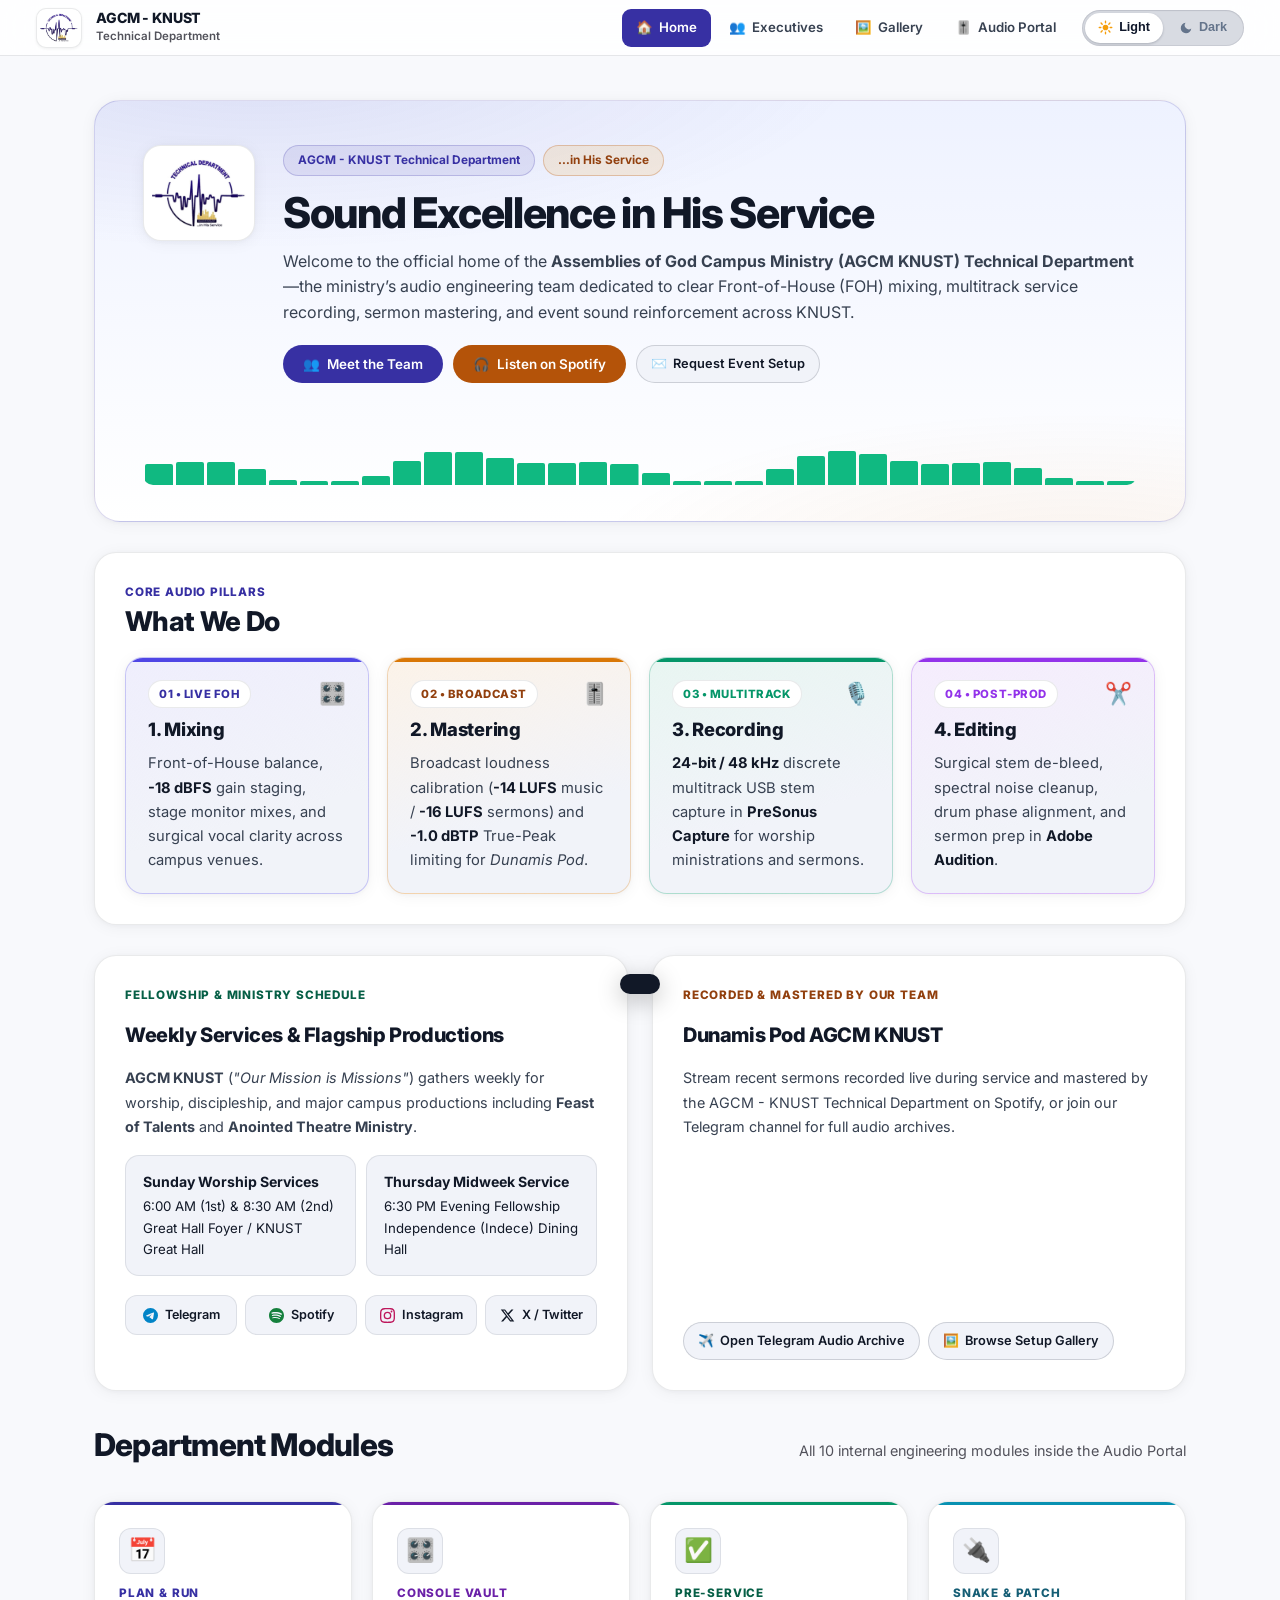
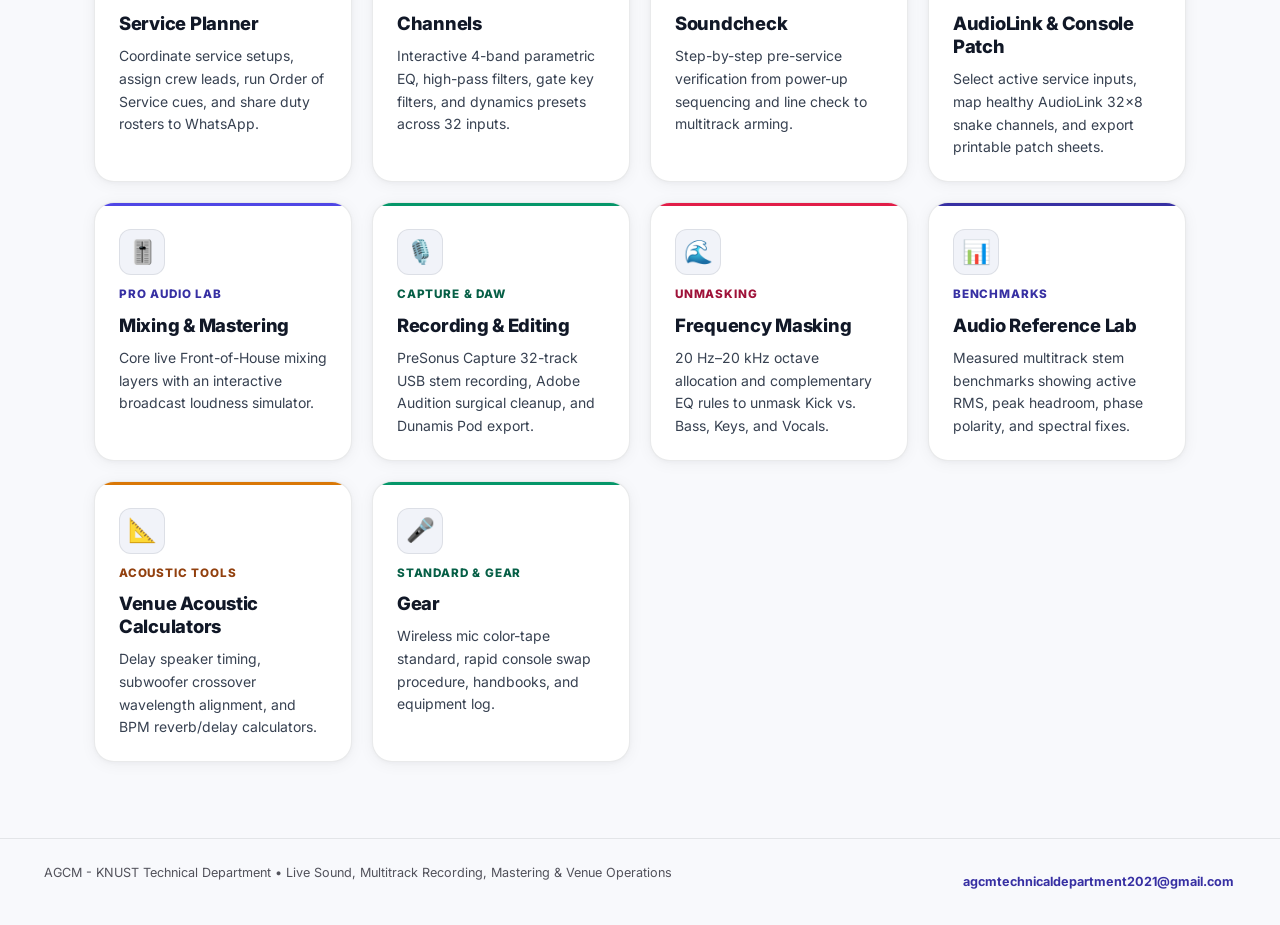
<file: index.html>
<!doctype html>
<!-- AGCM-KNUST v1.5.0 • 2026-11-18 -->
<html lang="en" data-theme="light">
<head>
  <meta charset="utf-8">
  <meta name="viewport" content="width=device-width,initial-scale=1">
  <title>AGCM - KNUST Technical Department | Sound Excellence in His Service</title>
  <meta name="description" content="Official website of the Assemblies of God Campus Ministry (AGCM KNUST) Technical Department — live Front-of-House sound reinforcement, multitrack recording, mastering, and campus event production.">
  <meta name="robots" content="index, follow">
  <meta name="theme-color" content="#3730a3">
  <link rel="canonical" href="https://agcm-knust-technical.vercel.app/">

  <!-- Open Graph / WhatsApp / Telegram Preview -->
  <meta property="og:title" content="AGCM - KNUST Technical Department | Sound Excellence in His Service">
  <meta property="og:description" content="Official website of the Assemblies of God Campus Ministry (AGCM KNUST) Technical Department — live Front-of-House sound reinforcement, multitrack recording, mastering, and campus event production.">
  <meta property="og:url" content="https://agcm-knust-technical.vercel.app/">
  <meta property="og:site_name" content="AGCM - KNUST Technical Department">
  <meta property="og:image" content="https://agcm-knust-technical.vercel.app/assets/logo.png">
  <meta property="og:type" content="website">
  <meta name="twitter:card" content="summary">
  <meta name="twitter:title" content="AGCM - KNUST Technical Department | Sound Excellence in His Service">
  <meta name="twitter:description" content="Official website of the Assemblies of God Campus Ministry (AGCM KNUST) Technical Department — live Front-of-House sound reinforcement, multitrack recording, mastering, and campus event production.">
  <meta name="twitter:image" content="https://agcm-knust-technical.vercel.app/assets/logo.png">

  <link rel="icon" href="assets/favicon.png">
  <link rel="apple-touch-icon" href="assets/apple-touch-icon.png">

  <!-- Prevent theme flicker & .rv scroll-reveal flash before first paint -->
  <script>
    document.documentElement.classList.add('js');
    try {
      var t = localStorage.getItem('agcm_theme');
      document.documentElement.dataset.theme = t === 'dark' ? 'dark' : 'light';
    } catch (e) {}
    addEventListener('DOMContentLoaded', function () {
      var gf = document.getElementById('gfont-css');
      if (gf) gf.media = 'all';
    });
  </script>

  <link rel="preconnect" href="https://fonts.googleapis.com">
  <link rel="preconnect" href="https://fonts.gstatic.com" crossorigin>
  <link rel="preload" as="style" href="https://fonts.googleapis.com/css2?family=Inter:wght@400;500;600;700;800&display=swap">
  <link id="gfont-css" rel="stylesheet" href="https://fonts.googleapis.com/css2?family=Inter:wght@400;500;600;700;800&display=swap" media="print">
  <noscript><link rel="stylesheet" href="https://fonts.googleapis.com/css2?family=Inter:wght@400;500;600;700;800&display=swap"></noscript>

  <link rel="stylesheet" href="css/styles.css">
</head>
<body>
<a class="skip-link" href="#main">Skip to main content</a>
<header class="topnav">
  <div class="tn-brand">
    <button type="button" class="logo-btn" id="logo" aria-label="View AGCM-KNUST Technical Department logo larger">
      <img src="assets/logo.png" width="44" height="38" alt="AGCM-KNUST Technical Department logo">
    </button>
    <a href="index.html" style="text-decoration:none">
      <span class="brand-title">AGCM - KNUST</span>
      <span class="brand-sub">Technical Department</span>
    </a>
  </div>
  <nav class="tn-tabs" aria-label="Primary Navigation">
      <a class="nav-pill active" href="index.html" aria-current="page"><span aria-hidden="true">🏠</span><span>Home</span></a>
      <a class="nav-pill" href="executives.html"><span aria-hidden="true">👥</span><span>Executives</span></a>
      <a class="nav-pill" href="gallery.html"><span aria-hidden="true">🖼️</span><span>Gallery</span></a>
      <a class="nav-pill" href="tools/foh-portal.html"><span aria-hidden="true">🎚️</span><span>Audio Portal</span></a>
  </nav>
  <div class="tn-r"><button type="button" class="theme-switch theme-btn" role="switch" aria-checked="false" aria-label="Toggle Light or Dark mode"><span class="theme-seg theme-seg-light" data-theme-target="light"><svg class="theme-ico-sun" viewBox="0 0 24 24" width="15" height="15" fill="currentColor" aria-hidden="true"><circle cx="12" cy="12" r="4.5"/><path d="M12 2v2.5M12 19.5V22M4.93 4.93l1.77 1.77M17.3 17.3l1.77 1.77M2 12h2.5M19.5 12H22M4.93 19.07l1.77-1.77M17.3 6.7l1.77-1.77" stroke="currentColor" stroke-width="2.2" stroke-linecap="round"/></svg><span>Light</span></span><span class="theme-seg theme-seg-dark" data-theme-target="dark"><svg class="theme-ico-moon" viewBox="0 0 24 24" width="14" height="14" fill="currentColor" aria-hidden="true"><path d="M21 12.79A9 9 0 1 1 11.21 3 7 7 0 0 0 21 12.79z"/></svg><span>Dark</span></span></button></div>
</header>

<main id="main">

  <!-- ===================== HERO ===================== -->
  <section class="dept-hero">
    <div class="hero-row">
      <img src="assets/logo.png" width="112" height="96" alt="AGCM-KNUST Technical Department crest">
      <div>
        <div class="pills">
          <span class="pill">AGCM - KNUST Technical Department</span>
          <span class="pill amber">…in His Service</span>
        </div>
        <h1>Sound Excellence in His Service</h1>
        <p class="text-sec">
          Welcome to the official home of the <strong>Assemblies of God Campus Ministry (AGCM KNUST) Technical Department</strong>—the ministry’s audio engineering team dedicated to clear Front-of-House (FOH) mixing, multitrack service recording, sermon mastering, and event sound reinforcement across KNUST.
        </p>
        <div class="hero-actions">
          <a class="btn" href="executives.html"><span aria-hidden="true">👥</span><span>Meet the Team</span></a>
          <a class="btn gold" href="https://open.spotify.com/show/7yP4q9iGgVjvg5EUyvI6Ou?si=8f37a0052dcd4a3e" target="_blank" rel="noopener noreferrer"><span aria-hidden="true">🎧</span><span>Listen on Spotify</span></a>
          <a class="btn-subtle" href="mailto:agcmtechnicaldepartment2021@gmail.com?subject=AGCM%20Technical%20Department%20-%20Event%20Setup%20Request"><span aria-hidden="true">✉️</span><span>Request Event Setup</span></a>
        </div>
      </div>
    </div>
    <div class="meter" aria-hidden="true"></div>
  </section>

  <!-- ===================== CORE AUDIO PILLARS ===================== -->
  <section class="dept-card" aria-labelledby="pillars-heading">
    <div>
      <div class="kicker">Core Audio Pillars</div>
      <h2 id="pillars-heading" class="page-title" style="font-size:clamp(1.35rem,2.5vw,1.7rem);margin-top:4px">What We Do</h2>
    </div>
    <div class="pillar-grid">
      <article class="pillar-card p-mix">
        <div class="pillar-top">
          <span class="pillar-badge">01 • Live FOH</span>
          <span class="pillar-ico" aria-hidden="true">🎛️</span>
        </div>
        <h3 class="pillar-title">1. Mixing</h3>
        <p class="pillar-desc">
          Front-of-House balance, <strong>-18 dBFS</strong> gain staging, stage monitor mixes, and surgical vocal clarity across campus venues.
        </p>
      </article>
      <article class="pillar-card p-mast">
        <div class="pillar-top">
          <span class="pillar-badge">02 • Broadcast</span>
          <span class="pillar-ico" aria-hidden="true">🎚️</span>
        </div>
        <h3 class="pillar-title">2. Mastering</h3>
        <p class="pillar-desc">
          Broadcast loudness calibration (<strong>-14 LUFS</strong> music / <strong>-16 LUFS</strong> sermons) and <strong>-1.0 dBTP</strong> True-Peak limiting for <em>Dunamis Pod</em>.
        </p>
      </article>
      <article class="pillar-card p-rec">
        <div class="pillar-top">
          <span class="pillar-badge">03 • Multitrack</span>
          <span class="pillar-ico" aria-hidden="true">🎙️</span>
        </div>
        <h3 class="pillar-title">3. Recording</h3>
        <p class="pillar-desc">
          <strong>24-bit / 48 kHz</strong> discrete multitrack USB stem capture in <strong>PreSonus Capture</strong> for worship ministrations and sermons.
        </p>
      </article>
      <article class="pillar-card p-edit">
        <div class="pillar-top">
          <span class="pillar-badge">04 • Post-Prod</span>
          <span class="pillar-ico" aria-hidden="true">✂️</span>
        </div>
        <h3 class="pillar-title">4. Editing</h3>
        <p class="pillar-desc">
          Surgical stem de-bleed, spectral noise cleanup, drum phase alignment, and sermon prep in <strong>Adobe Audition</strong>.
        </p>
      </article>
    </div>
  </section>

  <!-- ===================== SERVICES + PODCAST / SOCIALS ===================== -->
  <div class="two">

    <section class="dept-card" aria-labelledby="services-heading">
      <div class="kicker em">Fellowship &amp; Ministry Schedule</div>
      <h2 id="services-heading" class="title">Weekly Services &amp; Flagship Productions</h2>
      <p class="sm text-sec">
        <strong>AGCM KNUST</strong> (<em>"Our Mission is Missions"</em>) gathers weekly for worship, discipleship, and major campus productions including <strong>Feast of Talents</strong> and <strong>Anointed Theatre Ministry</strong>.
      </p>
      <div class="tiles">
        <div class="dept-subtle-box">
          <b>Sunday Worship Services</b>
          6:00 AM (1st) &amp; 8:30 AM (2nd)<br>Great Hall Foyer / KNUST Great Hall
        </div>
        <div class="dept-subtle-box">
          <b>Thursday Midweek Service</b>
          6:30 PM Evening Fellowship<br>Independence (Indece) Dining Hall
        </div>
      </div>
      <div class="social-links" aria-label="Official AGCM KNUST Channels">
        <a class="social-pill tg" href="https://t.me/agcmknust_tg" target="_blank" rel="noopener noreferrer" title="THE CHURCH AGCM-KNUST on Telegram">
          <svg viewBox="0 0 24 24" fill="currentColor" aria-hidden="true"><path d="M11.944 0A12 12 0 0 0 0 12a12 12 0 0 0 12 12 12 12 0 0 0 12-12A12 12 0 0 0 12 0a12 12 0 0 0-.056 0zm4.962 7.224c.1-.002.321.023.465.14a.506.506 0 0 1 .171.325c.016.093.036.306.02.472-.18 1.898-.962 6.502-1.36 8.627-.168.9-.499 1.201-.82 1.23-.696.065-1.225-.46-1.9-.902-1.056-.693-1.653-1.124-2.678-1.8-1.185-.78-.417-1.21.258-1.91.177-.184 3.247-2.977 3.307-3.23.007-.032.014-.15-.056-.212s-.174-.041-.249-.024c-.106.024-1.793 1.14-5.061 3.345-.48.33-.913.49-1.302.48-.428-.008-1.252-.241-1.865-.44-.752-.245-1.349-.374-1.297-.789.027-.216.325-.437.893-.663 3.498-1.524 5.83-2.529 6.998-3.014 3.332-1.386 4.025-1.627 4.476-1.635z"/></svg>
          <span>Telegram</span>
        </a>
        <a class="social-pill sp" href="https://open.spotify.com/show/7yP4q9iGgVjvg5EUyvI6Ou?si=8f37a0052dcd4a3e" target="_blank" rel="noopener noreferrer" title="Dunamis Pod AGCM KNUST on Spotify">
          <svg viewBox="0 0 24 24" fill="currentColor" aria-hidden="true"><path d="M12 0C5.4 0 0 5.4 0 12s5.4 12 12 12 12-5.4 12-12S18.66 0 12 0zm5.521 17.34c-.24.359-.66.48-1.021.24-2.82-1.74-6.36-2.101-10.561-1.141-.418.122-.779-.179-.899-.539-.12-.421.18-.78.54-.9 4.56-1.021 8.52-.6 11.64 1.32.42.18.479.659.301 1.02zm1.44-3.3c-.301.42-.841.6-1.262.3-3.239-1.98-8.159-2.58-11.939-1.38-.479.12-1.02-.12-1.14-.6-.12-.48.12-1.021.6-1.141C9.6 9.9 15 10.561 18.72 12.84c.361.181.54.78.241 1.2zm.12-3.36C15.24 8.4 8.82 8.16 5.16 9.301c-.6.179-1.2-.181-1.38-.721-.18-.601.18-1.2.72-1.381 4.26-1.26 11.28-1.02 15.721 1.621.539.3.719 1.02.419 1.56-.299.421-1.02.599-1.559.3z"/></svg>
          <span>Spotify</span>
        </a>
        <a class="social-pill ig" href="https://instagram.com/agcmknust" target="_blank" rel="noopener noreferrer" title="@agcmknust on Instagram">
          <svg viewBox="0 0 24 24" fill="currentColor" aria-hidden="true"><path d="M12 2.163c3.204 0 3.584.012 4.85.07 3.252.148 4.771 1.691 4.919 4.919.058 1.265.069 1.645.069 4.849 0 3.205-.012 3.584-.069 4.849-.149 3.225-1.664 4.771-4.919 4.919-1.266.058-1.644.07-4.85.07-3.204 0-3.584-.012-4.849-.07-3.26-.149-4.771-1.699-4.919-4.92-.058-1.265-.07-1.644-.07-4.849 0-3.204.013-3.583.07-4.849.149-3.227 1.664-4.771 4.919-4.919 1.266-.057 1.645-.069 4.849-.069zm0-2.163c-3.259 0-3.667.014-4.947.072-4.358.2-6.78 2.618-6.98 6.98-.059 1.281-.073 1.689-.073 4.948 0 3.259.014 3.668.072 4.948.2 4.358 2.618 6.78 6.98 6.98 1.281.058 1.689.072 4.948.072 3.259 0 3.668-.014 4.948-.072 4.354-.2 6.782-2.618 6.979-6.98.059-1.28.073-1.689.073-4.948 0-3.259-.014-3.667-.072-4.947-.196-4.354-2.617-6.78-6.979-6.98-1.281-.059-1.69-.073-4.949-.073zm0 5.838a6.162 6.162 0 1 0 0 12.324 6.162 6.162 0 0 0 0-12.324zm0 10.162a4 4 0 1 1 0-8 4 4 0 0 1 0 8zm6.406-11.845a1.44 1.44 0 1 0 0 2.881 1.44 1.44 0 0 0 0-2.881z"/></svg>
          <span>Instagram</span>
        </a>
        <a class="social-pill x" href="https://x.com/agcmKNUST" target="_blank" rel="noopener noreferrer" title="@agcmKNUST on X">
          <svg viewBox="0 0 24 24" fill="currentColor" aria-hidden="true"><path d="M18.244 2.25h3.308l-7.227 8.26 8.502 11.24H16.17l-5.214-6.817L4.99 21.75H1.68l7.73-8.835L1.254 2.25H8.08l4.713 6.231zm-1.161 17.52h1.833L7.084 4.126H5.117z"/></svg>
          <span>X / Twitter</span>
        </a>
      </div>
    </section>

    <section class="dept-card" aria-labelledby="podcast-heading">
      <div class="kicker amb">Recorded &amp; Mastered by Our Team</div>
      <h2 id="podcast-heading" class="title">Dunamis Pod AGCM KNUST</h2>
      <p class="sm text-sec">
        Stream recent sermons recorded live during service and mastered by the AGCM - KNUST Technical Department on Spotify, or join our Telegram channel for full audio archives.
      </p>
      <iframe
        style="border-radius:14px;border:none;width:100%;height:152px"
        src="https://open.spotify.com/embed/show/7yP4q9iGgVjvg5EUyvI6Ou?utm_source=generator"
        title="Dunamis Pod AGCM KNUST on Spotify"
        loading="lazy"
        allow="autoplay; clipboard-write; encrypted-media; fullscreen; picture-in-picture">
      </iframe>
      <div class="tabs">
        <a class="btn-subtle" href="https://t.me/agcmknust_tg" target="_blank" rel="noopener noreferrer"><span aria-hidden="true">✈️</span><span>Open Telegram Audio Archive</span></a>
        <a class="btn-subtle" href="gallery.html"><span aria-hidden="true">🖼️</span><span>Browse Setup Gallery</span></a>
      </div>
    </section>

  </div>

  <!-- ===================== MODULE GRID ===================== -->
  <div class="mod-head">
    <h2>Department Modules</h2>
    <p class="text-mut sm">All 10 internal engineering modules inside the Audio Portal</p>
  </div>

  <div class="modules">

    <a class="module m-blue rv" href="tools/foh-portal.html#planner">
      <div class="module-icon" aria-hidden="true">📅</div>
      <div class="kicker">PLAN &amp; RUN</div>
      <h3>Service Planner</h3>
      <p>Coordinate service setups, assign crew leads, run Order of Service cues, and share duty rosters to WhatsApp.</p>
    </a>

    <a class="module m-purp rv" href="tools/foh-portal.html#channels">
      <div class="module-icon" aria-hidden="true">🎛️</div>
      <div class="kicker purp">CONSOLE VAULT</div>
      <h3>Channels</h3>
      <p>Interactive 4-band parametric EQ, high-pass filters, gate key filters, and dynamics presets across 32 inputs.</p>
    </a>

    <a class="module m-em rv" href="tools/foh-portal.html#checklist">
      <div class="module-icon" aria-hidden="true">✅</div>
      <div class="kicker em">PRE-SERVICE</div>
      <h3>Soundcheck</h3>
      <p>Step-by-step pre-service verification from power-up sequencing and line check to multitrack arming.</p>
    </a>

    <a class="module m-cyan rv" href="tools/foh-portal.html#patch">
      <div class="module-icon" aria-hidden="true">🔌</div>
      <div class="kicker cyan">SNAKE &amp; PATCH</div>
      <h3>AudioLink &amp; Console Patch</h3>
      <p>Select active service inputs, map healthy AudioLink 32×8 snake channels, and export printable patch sheets.</p>
    </a>

        <a class="module m-ind rv" href="tools/foh-portal.html#mastering">
      <div class="module-icon" aria-hidden="true">🎚️</div>
      <div class="kicker ind">PRO AUDIO LAB</div>
      <h3>Mixing &amp; Mastering</h3>
      <p>Core live Front-of-House mixing layers with an interactive broadcast loudness simulator.</p>
    </a>

    <a class="module m-em rv" href="tools/foh-portal.html#recording">
      <div class="module-icon" aria-hidden="true">🎙️</div>
      <div class="kicker em">CAPTURE &amp; DAW</div>
      <h3>Recording &amp; Editing</h3>
      <p>PreSonus Capture 32-track USB stem recording, Adobe Audition surgical cleanup, and Dunamis Pod export.</p>
    </a>

    <a class="module m-rose rv" href="tools/foh-portal.html#matrix">
      <div class="module-icon" aria-hidden="true">🌊</div>
      <div class="kicker rose">UNMASKING</div>
      <h3>Frequency Masking</h3>
      <p>20 Hz–20 kHz octave allocation and complementary EQ rules to unmask Kick vs. Bass, Keys, and Vocals.</p>
    </a>

    <a class="module m-blue rv" href="tools/foh-portal.html#forensics">
      <div class="module-icon" aria-hidden="true">📊</div>
      <div class="kicker">BENCHMARKS</div>
      <h3>Audio Reference Lab</h3>
      <p>Measured multitrack stem benchmarks showing active RMS, peak headroom, phase polarity, and spectral fixes.</p>
    </a>

    <a class="module m-amb rv" href="tools/foh-portal.html#calculators">
      <div class="module-icon" aria-hidden="true">📐</div>
      <div class="kicker amb">ACOUSTIC TOOLS</div>
      <h3>Venue Acoustic Calculators</h3>
      <p>Delay speaker timing, subwoofer crossover wavelength alignment, and BPM reverb/delay calculators.</p>
    </a>

    <a class="module m-em rv" href="tools/foh-portal.html#sop">
      <div class="module-icon" aria-hidden="true">🎤</div>
      <div class="kicker em">STANDARD &amp; GEAR</div>
      <h3>Gear</h3>
      <p>Wireless mic color-tape standard, rapid console swap procedure, handbooks, and equipment log.</p>
    </a>

  </div>

</main>

<footer class="foot">
  <span>AGCM - KNUST Technical Department • Live Sound, Multitrack Recording, Mastering &amp; Venue Operations</span>
  <a href="mailto:agcmtechnicaldepartment2021@gmail.com">agcmtechnicaldepartment2021@gmail.com</a>
</footer>
<div class="modal" id="lm" role="dialog" aria-modal="true" aria-label="Department Logo Preview" hidden>
  <img id="lm-img" src="assets/logo.png" width="476" height="408" alt="AGCM-KNUST Technical Department crest">
  <button type="button" class="modal-close" id="lm-close">Close (Esc)</button>
</div>
<div id="toast" role="status" aria-live="polite"></div>
<script src="js/app.js"></script>
</body>
</html>
</file>
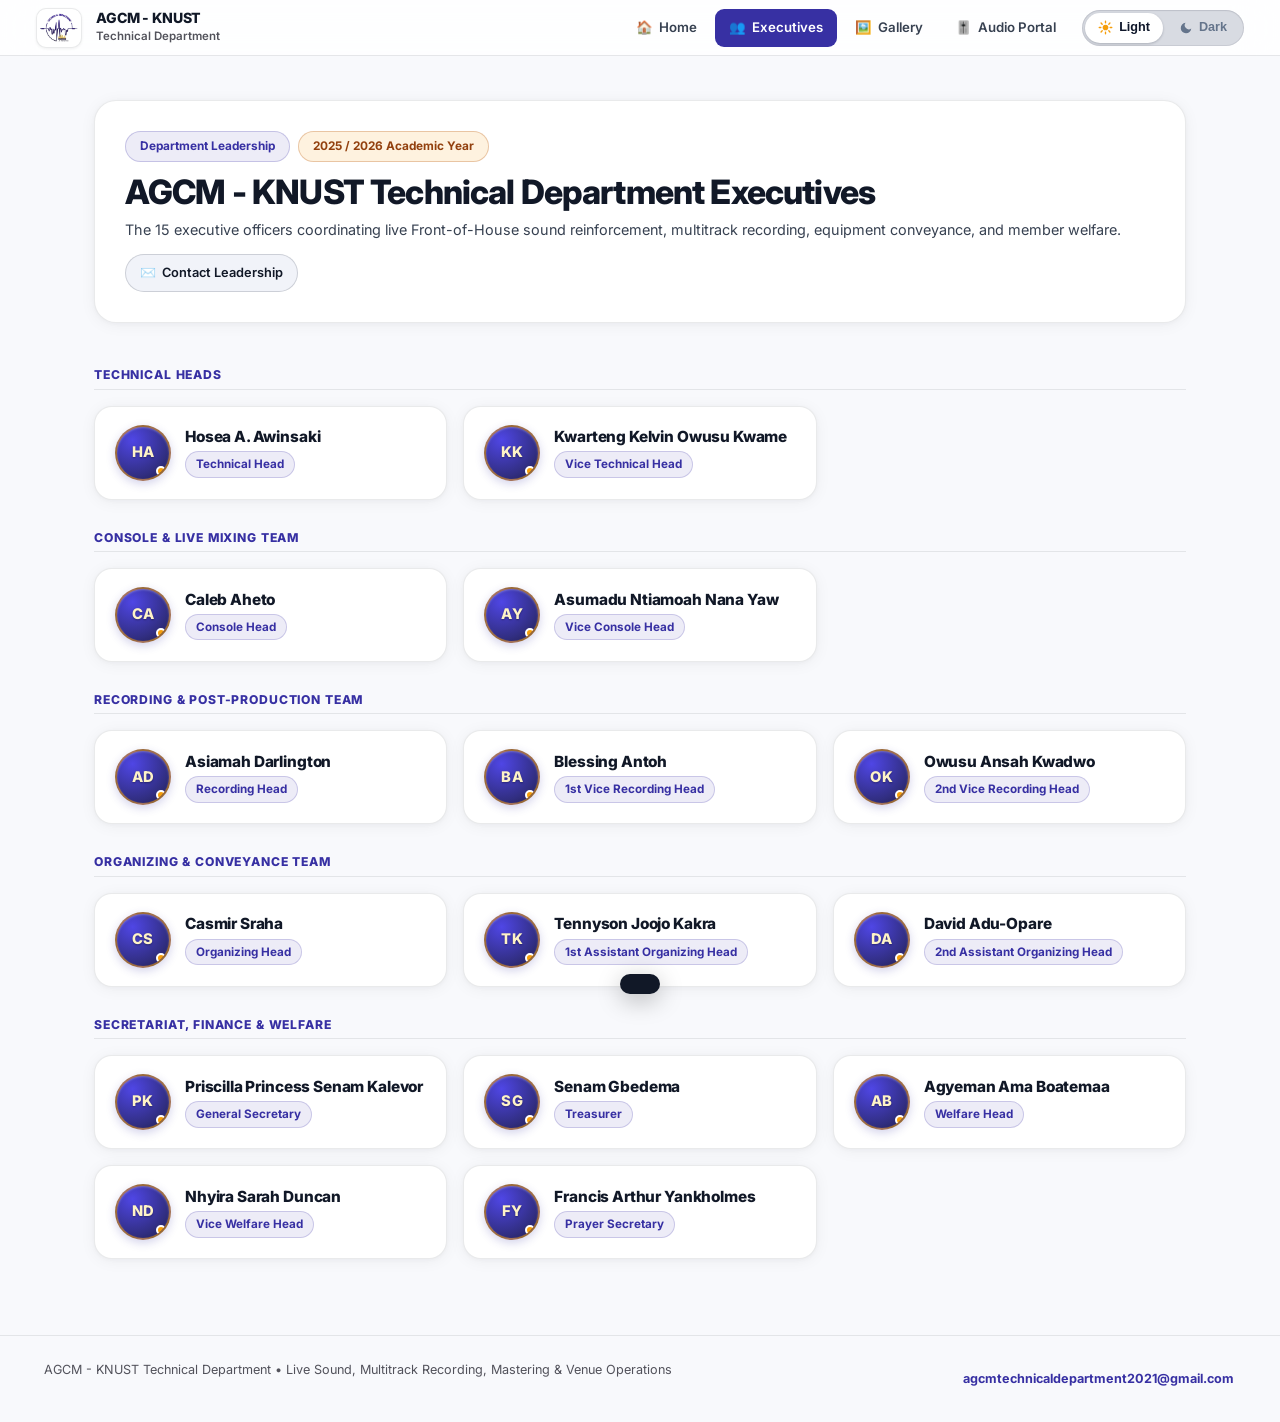
<file: executives.html>
<!doctype html>
<!-- AGCM-KNUST v1.5.0 • 2026-11-18 -->
<html lang="en" data-theme="light">
<head>
  <meta charset="utf-8">
  <meta name="viewport" content="width=device-width,initial-scale=1">
  <title>Executives | AGCM - KNUST Technical Department</title>
  <meta name="description" content="Meet the 15 executive officers leading the AGCM - KNUST Technical Department across Console, Recording, Organizing, and Secretariat teams.">
  <meta name="robots" content="index, follow">
  <meta name="theme-color" content="#3730a3">
  <link rel="canonical" href="https://agcm-knust-technical.vercel.app/executives.html">

  <!-- Open Graph / WhatsApp / Telegram Preview -->
  <meta property="og:title" content="Executives | AGCM - KNUST Technical Department">
  <meta property="og:description" content="Meet the 15 executive officers leading the AGCM - KNUST Technical Department across Console, Recording, Organizing, and Secretariat teams.">
  <meta property="og:url" content="https://agcm-knust-technical.vercel.app/executives.html">
  <meta property="og:image" content="https://agcm-knust-technical.vercel.app/assets/logo.png">
  <meta property="og:type" content="website">
  <meta property="og:site_name" content="AGCM - KNUST Technical Department">
  <meta name="twitter:card" content="summary">
  <meta name="twitter:title" content="Executives | AGCM - KNUST Technical Department">
  <meta name="twitter:description" content="Meet the 15 executive officers leading the AGCM - KNUST Technical Department across Console, Recording, Organizing, and Secretariat teams.">
  <meta name="twitter:image" content="https://agcm-knust-technical.vercel.app/assets/logo.png">

  <link rel="icon" href="assets/favicon.png">
  <link rel="apple-touch-icon" href="assets/apple-touch-icon.png">

  <!-- Prevent theme flicker & .rv scroll-reveal flash before first paint -->
  <script>
    document.documentElement.classList.add('js');
    try {
      var t = localStorage.getItem('agcm_theme');
      document.documentElement.dataset.theme = t === 'dark' ? 'dark' : 'light';
    } catch (e) {}
    addEventListener('DOMContentLoaded', function () {
      var gf = document.getElementById('gfont-css');
      if (gf) gf.media = 'all';
    });
  </script>

  <link rel="preconnect" href="https://fonts.googleapis.com">
  <link rel="preconnect" href="https://fonts.gstatic.com" crossorigin>
  <link rel="preload" as="style" href="https://fonts.googleapis.com/css2?family=Inter:wght@400;500;600;700;800&display=swap">
  <link id="gfont-css" rel="stylesheet" href="https://fonts.googleapis.com/css2?family=Inter:wght@400;500;600;700;800&display=swap" media="print">
  <noscript><link rel="stylesheet" href="https://fonts.googleapis.com/css2?family=Inter:wght@400;500;600;700;800&display=swap"></noscript>

  <link rel="stylesheet" href="css/styles.css">
</head>
<body>
<a class="skip-link" href="#main">Skip to main content</a>
<header class="topnav">
  <div class="tn-brand">
    <button type="button" class="logo-btn" id="logo" aria-label="View AGCM-KNUST Technical Department logo larger">
      <img src="assets/logo.png" width="44" height="38" alt="AGCM-KNUST Technical Department logo">
    </button>
    <a href="index.html" style="text-decoration:none">
      <span class="brand-title">AGCM - KNUST</span>
      <span class="brand-sub">Technical Department</span>
    </a>
  </div>
  <nav class="tn-tabs" aria-label="Primary Navigation">
      <a class="nav-pill" href="index.html"><span aria-hidden="true">🏠</span><span>Home</span></a>
      <a class="nav-pill active" href="executives.html" aria-current="page"><span aria-hidden="true">👥</span><span>Executives</span></a>
      <a class="nav-pill" href="gallery.html"><span aria-hidden="true">🖼️</span><span>Gallery</span></a>
      <a class="nav-pill" href="tools/foh-portal.html"><span aria-hidden="true">🎚️</span><span>Audio Portal</span></a>
  </nav>
  <div class="tn-r"><button type="button" class="theme-switch theme-btn" role="switch" aria-checked="false" aria-label="Toggle Light or Dark mode"><span class="theme-seg theme-seg-light" data-theme-target="light"><svg class="theme-ico-sun" viewBox="0 0 24 24" width="15" height="15" fill="currentColor" aria-hidden="true"><circle cx="12" cy="12" r="4.5"/><path d="M12 2v2.5M12 19.5V22M4.93 4.93l1.77 1.77M17.3 17.3l1.77 1.77M2 12h2.5M19.5 12H22M4.93 19.07l1.77-1.77M17.3 6.7l1.77-1.77" stroke="currentColor" stroke-width="2.2" stroke-linecap="round"/></svg><span>Light</span></span><span class="theme-seg theme-seg-dark" data-theme-target="dark"><svg class="theme-ico-moon" viewBox="0 0 24 24" width="14" height="14" fill="currentColor" aria-hidden="true"><path d="M21 12.79A9 9 0 1 1 11.21 3 7 7 0 0 0 21 12.79z"/></svg><span>Dark</span></span></button></div>
</header>

<main id="main">
  <section class="dept-card">
    <div style="display:flex;justify-content:space-between;align-items:flex-start;flex-wrap:wrap;gap:12px">
      <div>
        <div class="pills" style="margin-bottom:10px">
          <span class="pill">Department Leadership</span>
          <span class="pill amber" id="exec-year-badge">2025 / 2026 Academic Year</span>
        </div>
        <h1 class="page-title">AGCM - KNUST Technical Department Executives</h1>
        <p class="sm text-sec" style="margin-top:6px">
          The 15 executive officers coordinating live Front-of-House sound reinforcement, multitrack recording, equipment conveyance, and member welfare.
        </p>
      </div>
      <a class="btn-subtle" href="mailto:agcmtechnicaldepartment2021@gmail.com?subject=AGCM%20Technical%20Department%20-%20Event%20Setup%20Request"><span aria-hidden="true">✉️</span><span>Contact Leadership</span></a>
    </div>
  </section>

  <div class="exgrid" id="ex-grid" aria-live="polite"></div>
</main>

<footer class="foot">
  <span>AGCM - KNUST Technical Department • Live Sound, Multitrack Recording, Mastering &amp; Venue Operations</span>
  <a href="mailto:agcmtechnicaldepartment2021@gmail.com">agcmtechnicaldepartment2021@gmail.com</a>
</footer>
<div class="modal" id="lm" role="dialog" aria-modal="true" aria-label="Department Logo Preview" hidden>
  <img id="lm-img" src="assets/logo.png" width="476" height="408" alt="AGCM-KNUST Technical Department crest">
  <button type="button" class="modal-close" id="lm-close">Close (Esc)</button>
</div>
<div id="toast" role="status" aria-live="polite"></div>
<script src="data/executives.js"></script>
<script src="js/app.js"></script>
</body>
</html>
</file>
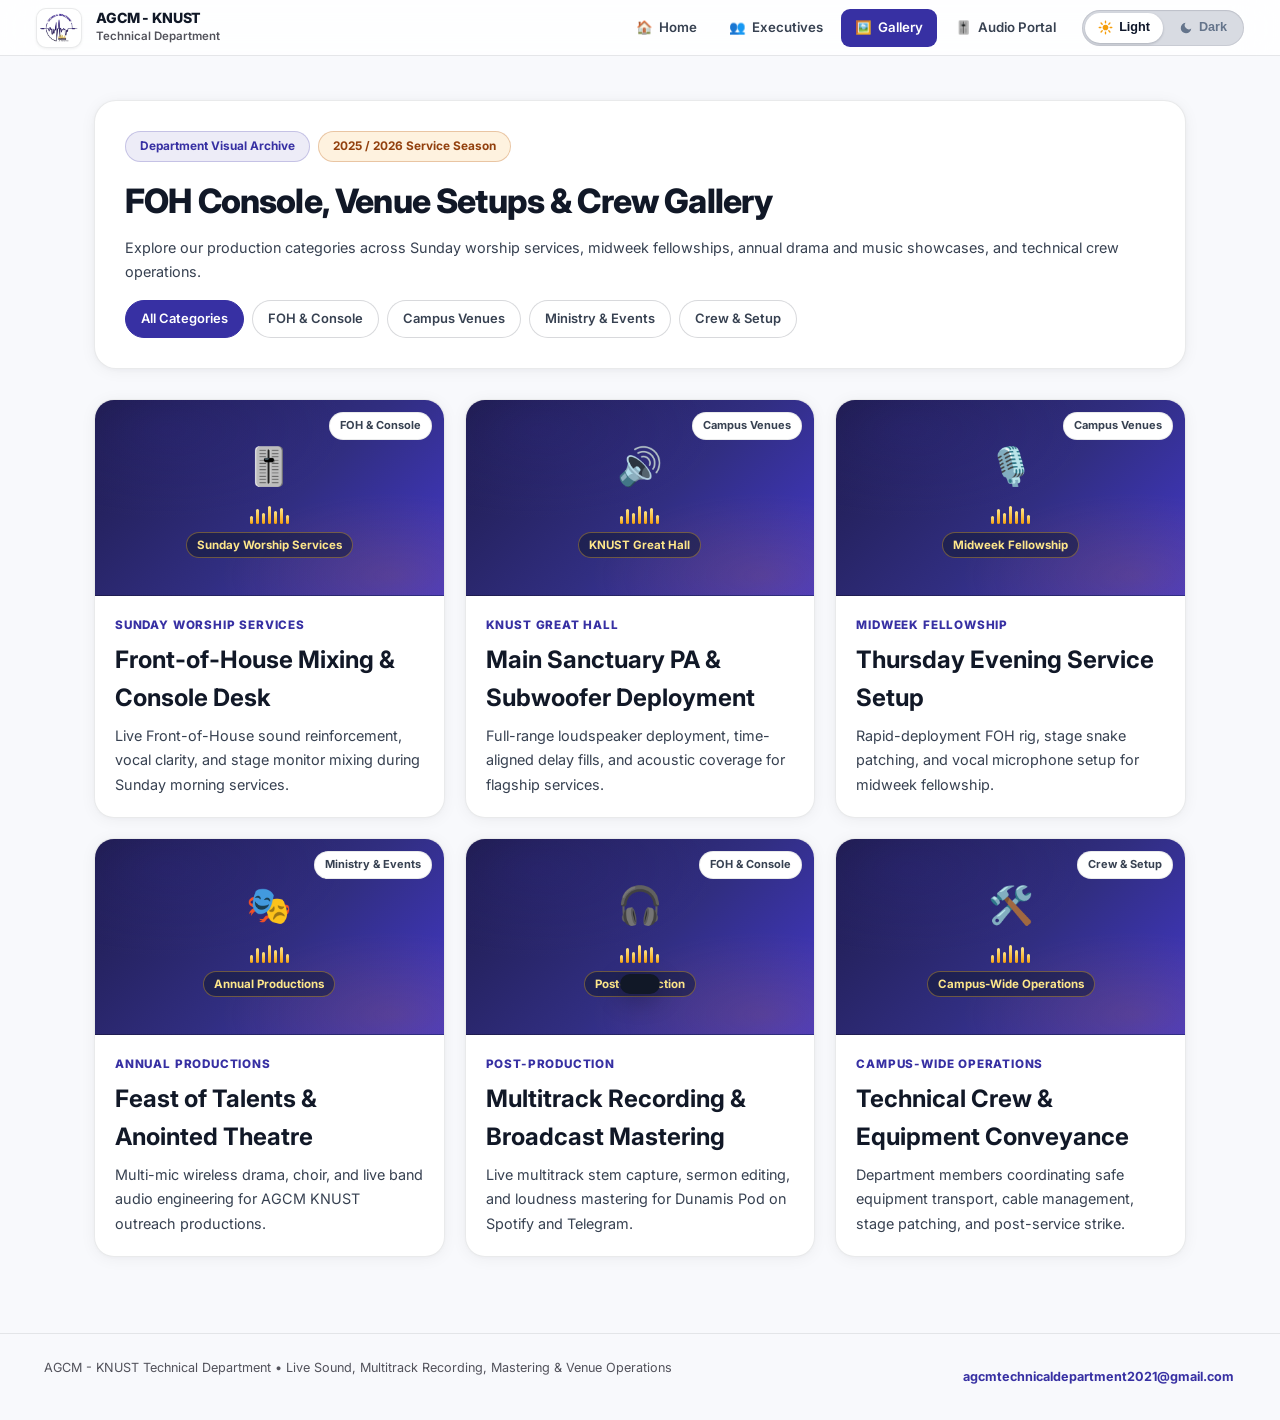
<file: gallery.html>
<!doctype html>
<!-- AGCM-KNUST v1.5.0 • 2026-11-18 -->
<html lang="en" data-theme="light">
<head>
  <meta charset="utf-8">
  <meta name="viewport" content="width=device-width,initial-scale=1">
  <title>Gallery | AGCM - KNUST Technical Department</title>
  <meta name="description" content="Visual archive of Front-of-House mixing desks, sanctuary PA deployments, midweek setups, and AGCM - KNUST Technical Department crew operations.">
  <meta name="robots" content="index, follow">
  <meta name="theme-color" content="#3730a3">
  <link rel="canonical" href="https://agcm-knust-technical.vercel.app/gallery.html">

  <!-- Open Graph / WhatsApp / Telegram Preview -->
  <meta property="og:title" content="Gallery | AGCM - KNUST Technical Department">
  <meta property="og:description" content="Visual archive of Front-of-House mixing desks, sanctuary PA deployments, midweek setups, and AGCM - KNUST Technical Department crew operations.">
  <meta property="og:url" content="https://agcm-knust-technical.vercel.app/gallery.html">
  <meta property="og:image" content="https://agcm-knust-technical.vercel.app/assets/logo.png">
  <meta property="og:type" content="website">
  <meta property="og:site_name" content="AGCM - KNUST Technical Department">
  <meta name="twitter:card" content="summary">
  <meta name="twitter:title" content="Gallery | AGCM - KNUST Technical Department">
  <meta name="twitter:description" content="Visual archive of Front-of-House mixing desks, sanctuary PA deployments, midweek setups, and AGCM - KNUST Technical Department crew operations.">
  <meta name="twitter:image" content="https://agcm-knust-technical.vercel.app/assets/logo.png">

  <link rel="icon" href="assets/favicon.png">
  <link rel="apple-touch-icon" href="assets/apple-touch-icon.png">

  <!-- Prevent theme flicker & .rv scroll-reveal flash before first paint -->
  <script>
    document.documentElement.classList.add('js');
    try {
      var t = localStorage.getItem('agcm_theme');
      document.documentElement.dataset.theme = t === 'dark' ? 'dark' : 'light';
    } catch (e) {}
    addEventListener('DOMContentLoaded', function () {
      var gf = document.getElementById('gfont-css');
      if (gf) gf.media = 'all';
    });
  </script>

  <link rel="preconnect" href="https://fonts.googleapis.com">
  <link rel="preconnect" href="https://fonts.gstatic.com" crossorigin>
  <link rel="preload" as="style" href="https://fonts.googleapis.com/css2?family=Inter:wght@400;500;600;700;800&display=swap">
  <link id="gfont-css" rel="stylesheet" href="https://fonts.googleapis.com/css2?family=Inter:wght@400;500;600;700;800&display=swap" media="print">
  <noscript><link rel="stylesheet" href="https://fonts.googleapis.com/css2?family=Inter:wght@400;500;600;700;800&display=swap"></noscript>

  <link rel="stylesheet" href="css/styles.css">
</head>
<body>
<a class="skip-link" href="#main">Skip to main content</a>
<header class="topnav">
  <div class="tn-brand">
    <button type="button" class="logo-btn" id="logo" aria-label="View AGCM-KNUST Technical Department logo larger">
      <img src="assets/logo.png" width="44" height="38" alt="AGCM-KNUST Technical Department logo">
    </button>
    <a href="index.html" style="text-decoration:none">
      <span class="brand-title">AGCM - KNUST</span>
      <span class="brand-sub">Technical Department</span>
    </a>
  </div>
  <nav class="tn-tabs" aria-label="Primary Navigation">
      <a class="nav-pill" href="index.html"><span aria-hidden="true">🏠</span><span>Home</span></a>
      <a class="nav-pill" href="executives.html"><span aria-hidden="true">👥</span><span>Executives</span></a>
      <a class="nav-pill active" href="gallery.html" aria-current="page"><span aria-hidden="true">🖼️</span><span>Gallery</span></a>
      <a class="nav-pill" href="tools/foh-portal.html"><span aria-hidden="true">🎚️</span><span>Audio Portal</span></a>
  </nav>
  <div class="tn-r"><button type="button" class="theme-switch theme-btn" role="switch" aria-checked="false" aria-label="Toggle Light or Dark mode"><span class="theme-seg theme-seg-light" data-theme-target="light"><svg class="theme-ico-sun" viewBox="0 0 24 24" width="15" height="15" fill="currentColor" aria-hidden="true"><circle cx="12" cy="12" r="4.5"/><path d="M12 2v2.5M12 19.5V22M4.93 4.93l1.77 1.77M17.3 17.3l1.77 1.77M2 12h2.5M19.5 12H22M4.93 19.07l1.77-1.77M17.3 6.7l1.77-1.77" stroke="currentColor" stroke-width="2.2" stroke-linecap="round"/></svg><span>Light</span></span><span class="theme-seg theme-seg-dark" data-theme-target="dark"><svg class="theme-ico-moon" viewBox="0 0 24 24" width="14" height="14" fill="currentColor" aria-hidden="true"><path d="M21 12.79A9 9 0 1 1 11.21 3 7 7 0 0 0 21 12.79z"/></svg><span>Dark</span></span></button></div>
</header>

<main id="main">
  <section class="dept-card">
    <div class="pills" style="margin-bottom:4px">
      <span class="pill">Department Visual Archive</span>
      <span class="pill amber">2025 / 2026 Service Season</span>
    </div>
    <h1 class="page-title">FOH Console, Venue Setups &amp; Crew Gallery</h1>
    <p class="sm text-sec">
      Explore our production categories across Sunday worship services, midweek fellowships, annual drama and music showcases, and technical crew operations.
    </p>
    <div class="tabs" id="gal-filters" role="tablist" aria-label="Gallery Categories"></div>
  </section>

  <div class="gal-grid" id="gal-grid" aria-live="polite"></div>
</main>

<footer class="foot">
  <span>AGCM - KNUST Technical Department • Live Sound, Multitrack Recording, Mastering &amp; Venue Operations</span>
  <a href="mailto:agcmtechnicaldepartment2021@gmail.com">agcmtechnicaldepartment2021@gmail.com</a>
</footer>
<div class="modal" id="lm" role="dialog" aria-modal="true" aria-label="Department Logo Preview" hidden>
  <img id="lm-img" src="assets/logo.png" width="476" height="408" alt="AGCM-KNUST Technical Department crest">
  <button type="button" class="modal-close" id="lm-close">Close (Esc)</button>
</div>
<div id="toast" role="status" aria-live="polite"></div>
<script src="data/gallery.js"></script>
<script src="js/app.js"></script>
</body>
</html>
</file>
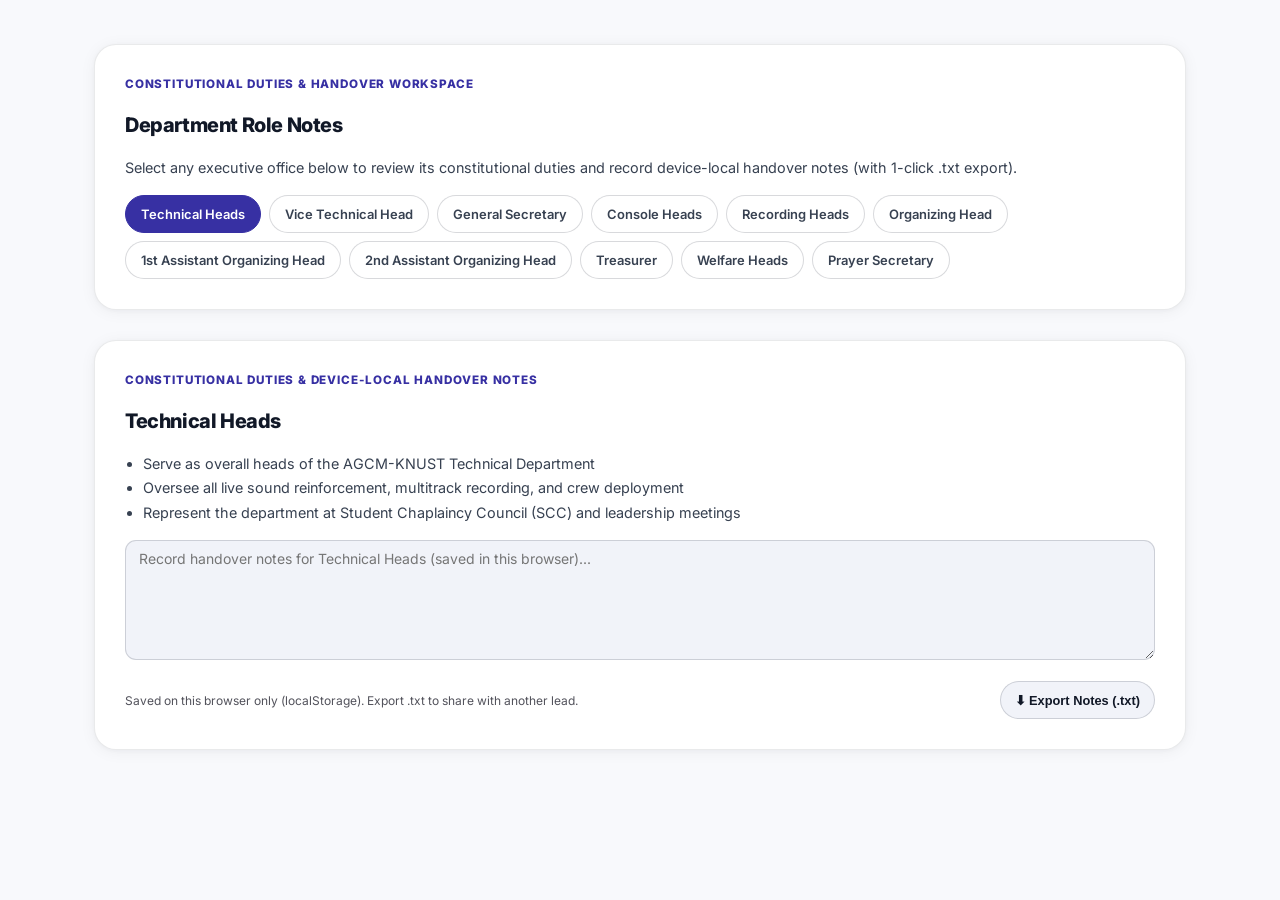
<file: leads.html>
<!doctype html><html lang="en" data-theme="light"><head><meta charset="utf-8"><meta name="viewport" content="width=device-width,initial-scale=1">
<meta name="description" content="Official website and FOH audio engineering portal of the AGCM - KNUST Technical Department — live mixing, multitrack recording, editing, mastering, and venue setup.">
<meta property="og:title" content="Role Duties & Notes | AGCM - KNUST Technical">
<meta property="og:description" content="Assemblies of God Campus Ministry (AGCM KNUST) Technical Department — Live FOH Mixing, 32SX Channel Vault, Service Planner &amp; Audio Engineering.">
<meta property="og:image" content="assets/logo-lg.png">
<meta property="og:type" content="website">
<link rel="icon" href="assets/favicon.png">
<script>try{document.documentElement.dataset.theme=localStorage.getItem("sdu_theme_v35")==="dark"?"dark":"light"}catch(e){}</script>
<link rel="preconnect" href="https://fonts.googleapis.com"><link rel="preconnect" href="https://fonts.gstatic.com" crossorigin>
<link href="https://fonts.googleapis.com/css2?family=Inter:wght@400;500;600;700;800&display=swap" rel="stylesheet">
<link rel="stylesheet" href="css/styles.css"><title>Role Duties & Notes | AGCM - KNUST Technical</title></head><body><main>
<div class="dept-card"><div class="kicker">Constitutional Duties &amp; Handover Workspace</div><h3 class="title">Department Role Notes</h3><p class="sm text-sec">Select any executive office below to review its constitutional duties and record device-local handover notes (with 1-click .txt export).</p><div class="tabs" id="tabs" role="tablist"></div></div>
<div class="dept-card panel" id="panel" role="tabpanel"></div>
</main><script src="data/roles.js"></script><script src="data/executives.js"></script><script src="js/app.js"></script></body></html>
</file>
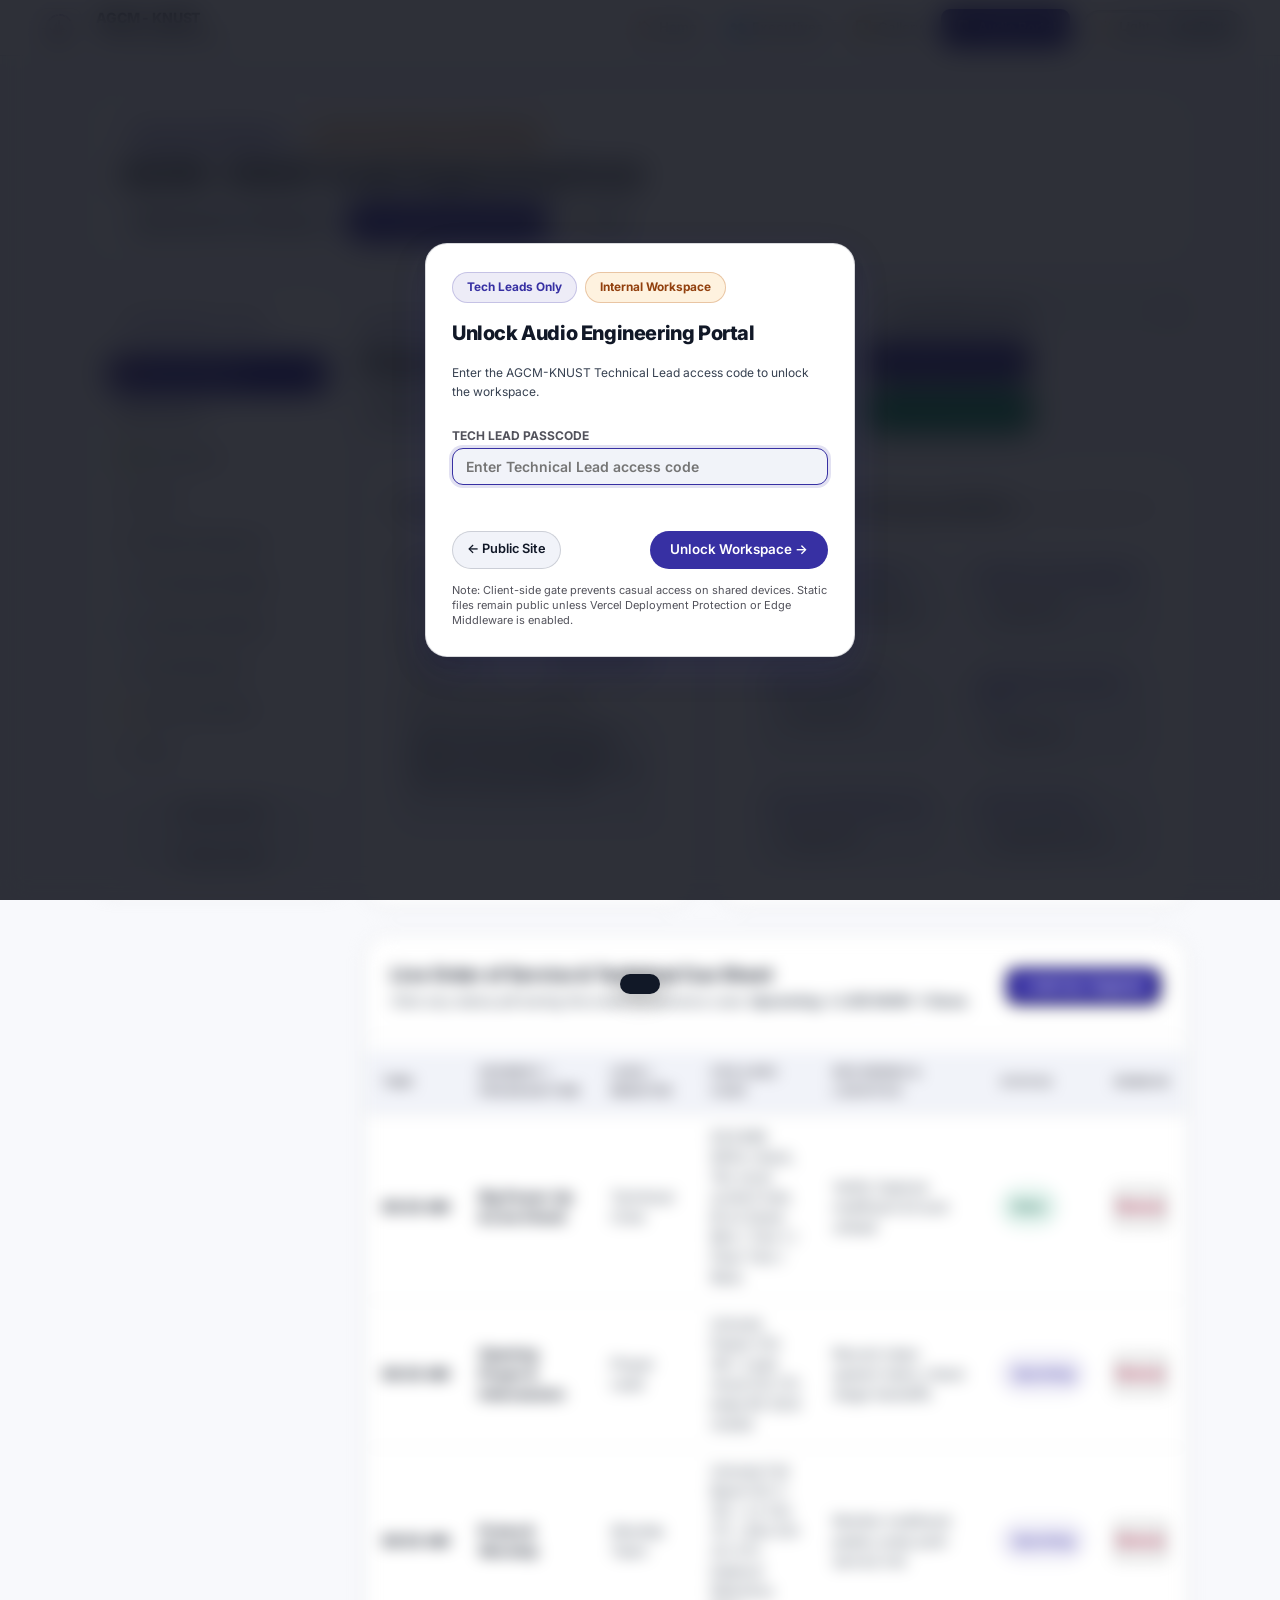
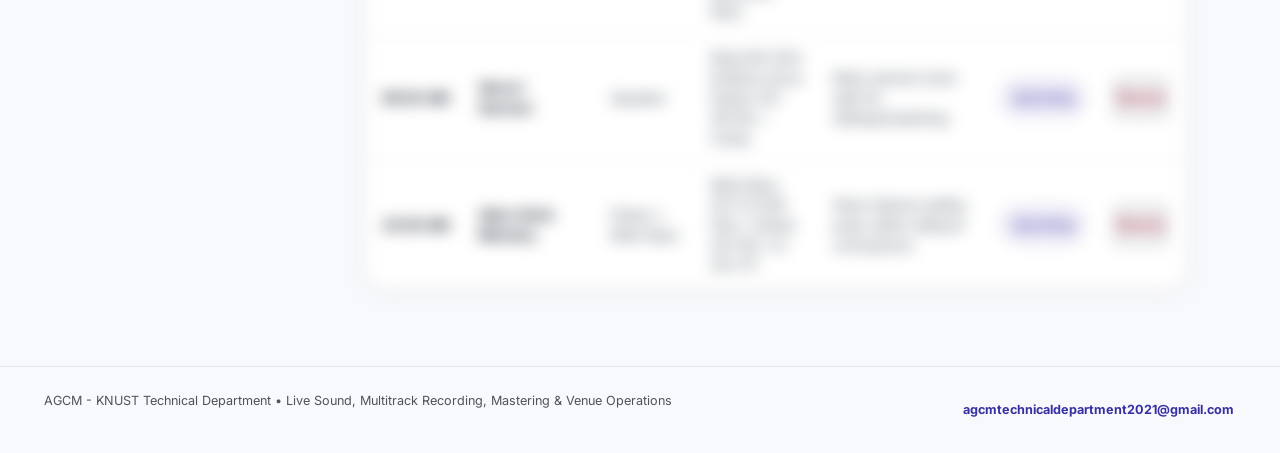
<file: tools/foh-portal.html>
<!doctype html>
<!-- AGCM-KNUST v1.5.0 • 2026-11-18 -->
<html lang="en" data-theme="light">
<head>
  <meta charset="utf-8">
  <meta name="viewport" content="width=device-width,initial-scale=1">
  <title>Audio Portal | AGCM - KNUST Technical Department</title>
  <meta name="description" content="Internal FOH audio engineering workspace for the AGCM - KNUST Technical Department — service planner, channel strip vault, AudioLink & console patch builder, and acoustic calculators.">
  <meta name="robots" content="noindex, nofollow">
  <meta name="theme-color" content="#3730a3">

  <!-- Open Graph / WhatsApp / Telegram Preview -->
  <meta property="og:title" content="Audio Portal | AGCM - KNUST Technical Department">
  <meta property="og:description" content="Internal FOH audio engineering workspace for the AGCM - KNUST Technical Department — service planner, channel strip vault, AudioLink & console patch builder, and acoustic calculators.">
  <meta property="og:url" content="https://agcm-knust-technical.vercel.app/tools/foh-portal.html">
  <meta property="og:image" content="https://agcm-knust-technical.vercel.app/assets/logo.png">
  <meta property="og:type" content="website">
  <meta property="og:site_name" content="AGCM - KNUST Technical Department">
  <meta name="twitter:card" content="summary">
  <meta name="twitter:title" content="Audio Portal | AGCM - KNUST Technical Department">
  <meta name="twitter:description" content="Internal FOH audio engineering workspace for the AGCM - KNUST Technical Department — service planner, channel strip vault, AudioLink & console patch builder, and acoustic calculators.">
  <meta name="twitter:image" content="https://agcm-knust-technical.vercel.app/assets/logo.png">

  <link rel="icon" href="../assets/favicon.png">
  <link rel="apple-touch-icon" href="../assets/apple-touch-icon.png">

  <!-- Prevent theme flicker & .rv scroll-reveal flash before first paint -->
  <script>
    document.documentElement.classList.add('js');
    try {
      var t = localStorage.getItem('agcm_theme');
      document.documentElement.dataset.theme = t === 'dark' ? 'dark' : 'light';
    } catch (e) {}
    addEventListener('DOMContentLoaded', function () {
      var gf = document.getElementById('gfont-css');
      if (gf) gf.media = 'all';
    });
  </script>

  <link rel="preconnect" href="https://fonts.googleapis.com">
  <link rel="preconnect" href="https://fonts.gstatic.com" crossorigin>
  <link rel="preload" as="style" href="https://fonts.googleapis.com/css2?family=Inter:wght@400;500;600;700;800&display=swap">
  <link id="gfont-css" rel="stylesheet" href="https://fonts.googleapis.com/css2?family=Inter:wght@400;500;600;700;800&display=swap" media="print">
  <noscript><link rel="stylesheet" href="https://fonts.googleapis.com/css2?family=Inter:wght@400;500;600;700;800&display=swap"></noscript>

  <link rel="stylesheet" href="../css/styles.css">
  <link rel="stylesheet" href="../css/portal.css">
</head>
<body>
<a class="skip-link" href="#main">Skip to main content</a>
<header class="topnav">
  <div class="tn-brand">
    <button type="button" class="logo-btn" id="logo" aria-label="View AGCM-KNUST Technical Department logo larger">
      <img src="../assets/logo.png" width="44" height="38" alt="AGCM-KNUST Technical Department logo">
    </button>
    <a href="../index.html" style="text-decoration:none">
      <span class="brand-title">AGCM - KNUST</span>
      <span class="brand-sub">Technical Department</span>
    </a>
  </div>
  <nav class="tn-tabs" aria-label="Primary Navigation">
      <a class="nav-pill" href="../index.html"><span aria-hidden="true">🏠</span><span>Home</span></a>
      <a class="nav-pill" href="../executives.html"><span aria-hidden="true">👥</span><span>Executives</span></a>
      <a class="nav-pill" href="../gallery.html"><span aria-hidden="true">🖼️</span><span>Gallery</span></a>
      <a class="nav-pill active" href="../tools/foh-portal.html" aria-current="page"><span aria-hidden="true">🎚️</span><span>Audio Portal</span></a>
  </nav>
  <div class="tn-r"><button type="button" class="theme-switch theme-btn" role="switch" aria-checked="false" aria-label="Toggle Light or Dark mode"><span class="theme-seg theme-seg-light" data-theme-target="light"><svg class="theme-ico-sun" viewBox="0 0 24 24" width="15" height="15" fill="currentColor" aria-hidden="true"><circle cx="12" cy="12" r="4.5"/><path d="M12 2v2.5M12 19.5V22M4.93 4.93l1.77 1.77M17.3 17.3l1.77 1.77M2 12h2.5M19.5 12H22M4.93 19.07l1.77-1.77M17.3 6.7l1.77-1.77" stroke="currentColor" stroke-width="2.2" stroke-linecap="round"/></svg><span>Light</span></span><span class="theme-seg theme-seg-dark" data-theme-target="dark"><svg class="theme-ico-moon" viewBox="0 0 24 24" width="14" height="14" fill="currentColor" aria-hidden="true"><path d="M21 12.79A9 9 0 1 1 11.21 3 7 7 0 0 0 21 12.79z"/></svg><span>Dark</span></span></button></div>
</header>

<main id="main">
  <!-- PAGE H1 BANNER -->
  <div class="dept-card" style="padding:20px 26px">
    <div style="display:flex;justify-content:space-between;align-items:center;flex-wrap:wrap;gap:12px">
      <div>
        <div class="pills" style="margin-bottom:6px">
          <span class="pill">Internal Crew Workspace</span>
          <span class="pill amber">Saved on This Browser (localStorage)</span>
        </div>
        <h1 class="page-title" style="font-size:clamp(1.35rem,2.6vw,1.75rem)">AGCM - KNUST Audio Engineering Portal</h1>
      </div>
      <div style="display:flex;gap:8px;flex-wrap:wrap">
        <button type="button" data-action="copy-run-sheet" class="btn-subtle"><span aria-hidden="true">📲</span><span>Copy Roster for WhatsApp</span></button>
        <button type="button" data-action="download-patch-html" class="btn"><span aria-hidden="true">⬇</span><span>Download Patch Sheet</span></button>
        <button type="button" id="btn-lock-portal" data-action="lock-portal" class="btn-subtle" title="Lock Audio Portal on this device"><span aria-hidden="true">🔒</span><span>Lock</span></button>
      </div>
    </div>
  </div>

  <!-- MOBILE MODULE DRAWER BAR -->
  <div class="portal-mobile-bar">
    <div style="display:flex;justify-content:space-between;align-items:center;gap:8px;flex-wrap:wrap">
      <div style="min-width:0;flex:1">
        <span class="kicker" id="portal-mobile-kicker">Active Module (1 / 10)</span>
        <div id="portal-mobile-active-label" class="truncate" style="font-weight:800;font-size:.92rem">📅 Service Planner</div>
      </div>
      <div class="portal-mob-nav-btns">
        <button type="button" id="btn-portal-prev" data-action="step-view" data-arg="-1" class="portal-mob-step-btn" aria-label="Previous portal module" title="Previous module">◀</button>
        <button type="button" id="btn-portal-next" data-action="step-view" data-arg="1" class="portal-mob-step-btn" aria-label="Next portal module" title="Next module">▶</button>
        <button type="button" id="btn-portal-mob-toggle" data-action="toggle-mobile-grid" class="btn-subtle" aria-expanded="false" aria-controls="portal-mobile-grid">
          ☰ Modules
        </button>
      </div>
    </div>
    <div id="portal-mobile-grid" class="portal-mobile-grid" hidden>
        <button type="button" data-mob-tab="planner" data-action="switch-view-mob" data-arg="planner" class="nav-pill active"><span aria-hidden="true">📅</span><span>Service Planner</span></button>
        <button type="button" data-mob-tab="channels" data-action="switch-view-mob" data-arg="channels" class="nav-pill"><span aria-hidden="true">🎛️</span><span>Channels</span></button>
        <button type="button" data-mob-tab="checklist" data-action="switch-view-mob" data-arg="checklist" class="nav-pill"><span aria-hidden="true">✅</span><span>Soundcheck</span></button>
        <button type="button" data-mob-tab="patch" data-action="switch-view-mob" data-arg="patch" class="nav-pill"><span aria-hidden="true">🔌</span><span>Patch</span></button>
        <button type="button" data-mob-tab="mastering" data-action="switch-view-mob" data-arg="mastering" class="nav-pill"><span aria-hidden="true">🎚️</span><span>Mixing &amp; Mastering</span></button>
        <button type="button" data-mob-tab="recording" data-action="switch-view-mob" data-arg="recording" class="nav-pill"><span aria-hidden="true">🎙️</span><span>Recording &amp; Editing</span></button>
        <button type="button" data-mob-tab="matrix" data-action="switch-view-mob" data-arg="matrix" class="nav-pill"><span aria-hidden="true">🌊</span><span>Frequency Masking</span></button>
        <button type="button" data-mob-tab="forensics" data-action="switch-view-mob" data-arg="forensics" class="nav-pill"><span aria-hidden="true">📊</span><span>Audio Reference</span></button>
        <button type="button" data-mob-tab="calculators" data-action="switch-view-mob" data-arg="calculators" class="nav-pill"><span aria-hidden="true">📐</span><span>Venue Calculators</span></button>
        <button type="button" data-mob-tab="sop" data-action="switch-view-mob" data-arg="sop" class="nav-pill"><span aria-hidden="true">🎤</span><span>Gear</span></button>
    </div>
  </div>

  <!-- DESKTOP 2-COLUMN SHELL -->
  <div class="portal-shell">
    <aside class="portal-rail" aria-label="Audio Portal Modules">
      <div class="portal-rail-head">
        <div class="kicker">10 Workspace Tools</div>
      </div>
      <div class="portal-rail-tabs" role="tablist" aria-orientation="vertical">
        <button type="button" id="tab-btn-planner" role="tab" aria-selected="true" aria-controls="view-planner" data-action="switch-view" data-arg="planner" class="nav-pill active"><span aria-hidden="true">📅</span><span>Service Planner</span></button>
        <button type="button" id="tab-btn-channels" role="tab" aria-selected="false" aria-controls="view-channels" data-action="switch-view" data-arg="channels" class="nav-pill"><span aria-hidden="true">🎛️</span><span>Channels</span></button>
        <button type="button" id="tab-btn-checklist" role="tab" aria-selected="false" aria-controls="view-checklist" data-action="switch-view" data-arg="checklist" class="nav-pill"><span aria-hidden="true">✅</span><span>Soundcheck</span></button>
        <button type="button" id="tab-btn-patch" role="tab" aria-selected="false" aria-controls="view-patch" data-action="switch-view" data-arg="patch" class="nav-pill"><span aria-hidden="true">🔌</span><span>Patch</span></button>
        <button type="button" id="tab-btn-mastering" role="tab" aria-selected="false" aria-controls="view-mastering" data-action="switch-view" data-arg="mastering" class="nav-pill"><span aria-hidden="true">🎚️</span><span>Mixing &amp; Mastering</span></button>
        <button type="button" id="tab-btn-recording" role="tab" aria-selected="false" aria-controls="view-recording" data-action="switch-view" data-arg="recording" class="nav-pill"><span aria-hidden="true">🎙️</span><span>Recording &amp; Editing</span></button>
        <button type="button" id="tab-btn-matrix" role="tab" aria-selected="false" aria-controls="view-matrix" data-action="switch-view" data-arg="matrix" class="nav-pill"><span aria-hidden="true">🌊</span><span>Frequency Masking</span></button>
        <button type="button" id="tab-btn-forensics" role="tab" aria-selected="false" aria-controls="view-forensics" data-action="switch-view" data-arg="forensics" class="nav-pill"><span aria-hidden="true">📊</span><span>Audio Reference</span></button>
        <button type="button" id="tab-btn-calculators" role="tab" aria-selected="false" aria-controls="view-calculators" data-action="switch-view" data-arg="calculators" class="nav-pill"><span aria-hidden="true">📐</span><span>Venue Calculators</span></button>
        <button type="button" id="tab-btn-sop" role="tab" aria-selected="false" aria-controls="view-sop" data-action="switch-view" data-arg="sop" class="nav-pill"><span aria-hidden="true">🎤</span><span>Gear</span></button>
      </div>
      <div class="portal-rail-foot">
        <button type="button" data-action="export-json" class="btn-subtle" style="justify-content:center;font-size:.75rem">⬇ Backup JSON</button>
        <button type="button" data-action="open-import-modal" class="btn-subtle" style="justify-content:center;font-size:.75rem">⬆ Restore JSON</button>
      </div>
    </aside>

    <div id="portal-workspace-col" style="min-width:0">
      <section id="view-mastering" class="space-y-8">
        <div class="flex flex-col md:flex-row md:items-end justify-between gap-4">
          <div>
            <span class="inline-flex items-center gap-1.5 text-xs font-bold uppercase tracking-wider text-blue-600">
              <span>Universal Pro Audio Engineering</span>
              <span>•</span>
              <span>Live FOH &amp; Post-Production</span>
            </span>
            <h2 class="text-2xl md:text-3xl font-extrabold text-main mt-1">Live FOH Mixing &amp; Broadcast Mastering Blueprint</h2>
            <p class="text-sec text-base mt-1">
              Hierarchical live Front-of-House mixing, subtractive EQ, bus subgrouping, and True-Peak broadcast loudness mastering.
            </p>
          </div>
          <div class="flex flex-wrap gap-2">
            <button type="button" data-action="mastering-preset" data-arg="streaming" class="px-3.5 py-2 rounded-xl bg-blue-600 hover:bg-blue-700 text-white text-xs font-bold transition shadow-sm">
              Streaming (-14 LUFS)
            </button>
            <button type="button" data-action="mastering-preset" data-arg="sermon" class="px-3.5 py-2 rounded-xl btn-subtle text-xs font-bold transition">
              Sermon / Broadcast (-16 LUFS)
            </button>
            <button type="button" data-action="mastering-preset" data-arg="live_dynamic" class="px-3.5 py-2 rounded-xl btn-subtle text-xs font-bold transition">
              Dynamic Live Master (-11 LUFS)
            </button>
          </div>
        </div>

        <!-- HORIZONTAL MIXING & MASTERING BLUEPRINT CARDS -->
        <div class="blueprint-horiz-list">
          <div class="blueprint-horiz-card">
            <div class="blueprint-horiz-head">
              <div class="blueprint-horiz-meta">
                <span class="text-xs font-bold uppercase tracking-wider text-blue-600">1. Gain &amp; Phase</span>
                <span class="blueprint-pill bg-blue-100 dark:bg-blue-900/40 text-blue-700 dark:text-blue-300">-18 dBFS Core</span>
              </div>
              <h3 class="text-lg font-extrabold text-main">Ground-Up FOH Mixing</h3>
            </div>
            <p class="blueprint-horiz-body">
              Build every mix in hierarchical layers: verify PA &amp; subwoofer crossover phase first, lock in -18 dBFS digital preamp gain (-6 dBFS peak headroom), anchor Kick and Bass low-end summation, carve midrange pockets for instruments, and place Lead Vocals at 0 dB unity.
            </p>
          </div>

          <div class="blueprint-horiz-card">
            <div class="blueprint-horiz-head">
              <div class="blueprint-horiz-meta">
                <span class="text-xs font-bold uppercase tracking-wider text-emerald-600">2. Spectral Carving</span>
                <span class="blueprint-pill bg-emerald-100 dark:bg-emerald-900/40 text-emerald-700 dark:text-emerald-300">High-Pass + Notch</span>
              </div>
              <h3 class="text-lg font-extrabold text-main">Subtractive EQ &amp; Dynamic Control</h3>
            </div>
            <p class="blueprint-horiz-body">
              Engage High-Pass Filters on all non-sub sources (80–135 Hz on vocals, 350 Hz on overheads), use key-filtered gates on drums (145 Hz Kick, 95 Hz Floor Tom), and apply 2:1–3:1 soft expanders on vocals before adding gentle 3–4 dB compression.
            </p>
          </div>

          <div class="blueprint-horiz-card">
            <div class="blueprint-horiz-head">
              <div class="blueprint-horiz-meta">
                <span class="text-xs font-bold uppercase tracking-wider text-amber-600">3. Bus Architecture</span>
                <span class="blueprint-pill bg-amber-100 dark:bg-amber-900/40 text-amber-700 dark:text-amber-300">DCA + Aux Sub</span>
              </div>
              <h3 class="text-lg font-extrabold text-main">Subgroup Glue &amp; Monitor Routing</h3>
            </div>
            <p class="blueprint-horiz-body">
              Group all Backing Vocals onto a dedicated DCA/Subgroup for instant -10 dB transitions during prayer and preaching, keep spoken-word channels 100% dry, and feed subwoofers strictly from the dedicated Aux Sub bus (Kick, Bass, Floor Tom, Keys 1).
            </p>
          </div>

          <div class="blueprint-horiz-card">
            <div class="blueprint-horiz-head">
              <div class="blueprint-horiz-meta">
                <span class="text-xs font-bold uppercase tracking-wider text-purple-600">4. Final Polish</span>
                <span class="blueprint-pill bg-purple-100 dark:bg-purple-900/40 text-purple-700 dark:text-purple-300">-1.0 dBTP Ceiling</span>
              </div>
              <h3 class="text-lg font-extrabold text-main">Broadcast Mastering &amp; Delivery</h3>
            </div>
            <p class="blueprint-horiz-body">
              Apply linear-phase sub cleanup (HPF 28–32 Hz), gentle 1.5–2.5 dB SSL/VCA bus glue compression, mid/side stereo widening above 250 Hz (keeping bass 100% mono below 140 Hz), and True-Peak brickwall limiting calibrated for Spotify (-14 LUFS) and sermon archives (-16 LUFS).
            </p>
          </div>
        </div>

        <!-- INTERACTIVE MASTERING & LOUDNESS CHAIN SIMULATOR -->
        <div class="dept-card space-y-6">
          <div class="flex flex-col lg:flex-row lg:items-center justify-between gap-4 border-b border-slate-200 dark:border-slate-800 pb-4">
            <div>
              <span class="text-xs font-bold uppercase tracking-wider text-blue-600">Interactive Mastering Chain Simulator</span>
              <h3 class="text-xl font-extrabold text-main mt-0.5">Master Bus Signal Chain &amp; LUFS Loudness Calculator</h3>
              <p class="text-sm text-sec">Adjust the master bus parameters below to model integrated loudness (LUFS), bus glue gain reduction, and True-Peak headroom.</p>
            </div>
            <div class="flex flex-wrap items-center gap-3">
              <div class="dept-subtle-box text-center px-4 py-2">
                <div class="text-[11px] font-bold uppercase text-mut">Integrated Loudness</div>
                <div id="mast-lufs-readout" class="text-xl font-extrabold text-blue-600 tabular">-14.0 LUFS</div>
              </div>
              <div class="dept-subtle-box text-center px-4 py-2">
                <div class="text-[11px] font-bold uppercase text-mut">Bus Glue GR</div>
                <div id="mast-gr-readout" class="text-xl font-extrabold text-amber-600 tabular">-2.0 dB</div>
              </div>
              <div class="dept-subtle-box text-center px-4 py-2">
                <div class="text-[11px] font-bold uppercase text-mut">True Peak Ceiling</div>
                <div id="mast-tp-readout" class="text-xl font-extrabold text-emerald-600 tabular">-1.0 dBTP</div>
              </div>
            </div>
          </div>

          <div class="grid grid-cols-1 md:grid-cols-2 lg:grid-cols-4 gap-6">
            <div class="dept-subtle-box space-y-2">
              <div class="flex justify-between text-xs font-bold">
                <span class="text-main">Input Trim / Drive</span>
                <span id="lbl-mast-drive" class="text-blue-600 tabular">+3.5 dB</span>
              </div>
              <input id="slider-mast-drive" type="range" min="-6" max="12" step="0.5" value="3.5" data-input-action="update-mastering-sim" />
              <p class="text-xs text-mut">Pushes pre-master mix (-18 dBFS avg) into the limiter threshold.</p>
            </div>

            <div class="dept-subtle-box space-y-2">
              <div class="flex justify-between text-xs font-bold">
                <span class="text-main">SSL / VCA Bus Comp Ratio</span>
                <span id="lbl-mast-comp" class="text-amber-600 tabular">2:1 (Glue)</span>
              </div>
              <input id="slider-mast-comp" type="range" min="1" max="6" step="0.5" value="2" data-input-action="update-mastering-sim" />
              <p class="text-xs text-mut">30 ms Attack (preserves snare snap), 100 ms / Auto Release.</p>
            </div>

            <div class="dept-subtle-box space-y-2">
              <div class="flex justify-between text-xs font-bold">
                <span class="text-main">Mid/Side Stereo Width</span>
                <span id="lbl-mast-width" class="text-purple-600 tabular">112%</span>
              </div>
              <input id="slider-mast-width" type="range" min="80" max="150" step="2" value="112" data-input-action="update-mastering-sim" />
              <p class="text-xs text-mut">Keep frequencies below 140 Hz 100% mono; widen 1.5–12 kHz air.</p>
            </div>

            <div class="dept-subtle-box space-y-2">
              <div class="flex justify-between text-xs font-bold">
                <span class="text-main">True-Peak Ceiling</span>
                <span id="lbl-mast-ceiling" class="text-emerald-600 tabular">-1.0 dBTP</span>
              </div>
              <input id="slider-mast-ceiling" type="range" min="-3.0" max="-0.1" step="0.1" value="-1.0" data-input-action="update-mastering-sim" />
              <p class="text-xs text-mut">-1.0 dBTP prevents AAC/MP3 transcoding inter-sample clipping.</p>
            </div>
          </div>

          <!-- Animated Loudness Meter Bar -->
          <div class="space-y-2 pt-2">
            <div class="flex items-center justify-between text-xs font-bold">
              <span class="text-sec">Real-Time Loudness &amp; Dynamic Headroom Meter</span>
              <span id="mast-profile-verdict" class="text-emerald-600">Optimal for Spotify, Apple Music &amp; YouTube Normalization (-14 LUFS)</span>
            </div>
            <div class="w-full h-4 rounded-full bg-slate-200 dark:bg-slate-800 overflow-hidden p-0.5">
              <div id="mast-meter-fill" class="h-full rounded-full meter-bar-anim bg-gradient-to-r from-emerald-500 via-blue-500 to-amber-500" style="width: 72%"></div>
            </div>
          </div>
        </div>
      </section>

      <!-- ===================================================================== -->
      <!-- RECORDING & POST-PRODUCTION EDITING (PRESONUS CAPTURE + AUDITION)     -->
      <!-- ===================================================================== -->
      <section id="view-recording" class="space-y-8">
        <div class="flex flex-col md:flex-row md:items-end justify-between gap-4">
          <div>
            <span class="inline-flex items-center gap-1.5 text-xs font-bold uppercase tracking-wider text-blue-600">
              <span data-cfg-tpl="{captureApp} 32×32 USB">PreSonus Capture 32×32 USB</span>
              <span>•</span>
              <span>Adobe Audition Post-Production</span>
            </span>
            <h2 class="text-2xl md:text-3xl font-extrabold text-main mt-1">Recording &amp; Editing Studio</h2>
            <p class="text-sec text-base mt-1">
              End-to-end 24-bit multitrack stem capture via <strong data-cfg-tpl="{captureApp}">PreSonus Capture</strong>, surgical stem &amp; sermon editing in <strong>Adobe Audition</strong>, and broadcast mastering for <em>Dunamis Pod</em> (Spotify &amp; Telegram).
            </p>
          </div>
          <div class="flex flex-wrap gap-2">
            <button type="button" data-action="audition-preset" data-arg="sermon" class="px-3.5 py-2 rounded-xl bg-blue-600 hover:bg-blue-700 text-white text-xs font-bold transition shadow-sm">
              Sermon Rack (-16 LUFS)
            </button>
            <button type="button" data-action="audition-preset" data-arg="worship" class="px-3.5 py-2 rounded-xl btn-subtle text-xs font-bold transition">
              Worship Mixbus (-14 LUFS)
            </button>
            <button type="button" data-action="download-doc" data-arg="recording_sop" class="px-3.5 py-2 rounded-xl bg-emerald-600 hover:bg-emerald-700 text-white text-xs font-bold transition shadow-sm">
              ⬇ Capture &amp; Audition SOP
            </button>
          </div>
        </div>

        <!-- 4 HORIZONTAL RECORDING & EDITING BLUEPRINT CARDS -->
        <div class="blueprint-horiz-list">
          <div class="blueprint-horiz-card">
            <div class="blueprint-horiz-head">
              <div class="blueprint-horiz-meta">
                <span class="text-xs font-bold uppercase tracking-wider text-emerald-600">1. PreSonus Capture</span>
                <span class="blueprint-pill bg-emerald-100 dark:bg-emerald-900/40 text-emerald-700 dark:text-emerald-300">24-Bit / 48 kHz USB</span>
              </div>
              <h3 class="text-lg font-extrabold text-main">Live Multitrack Stem Capture</h3>
            </div>
            <p class="blueprint-horiz-body">
              Tap all active console channels <strong>Pre-EQ / Pre-Fader</strong> over USB 2.0 with <strong>-18 dBFS average RMS</strong> and at least <strong>6–12 dB peak headroom</strong> so drum transients never clip at 0.00 dBFS. Verify Ch 13 (LV) and Ch 17 (BV 4) show distinct waveforms during line check, engage <strong>Record Lock</strong>, and press <strong>M</strong> to drop live markers at Prayer, Worship, Choir, and Sermon start.
            </p>
          </div>

          <div class="blueprint-horiz-card">
            <div class="blueprint-horiz-head">
              <div class="blueprint-horiz-meta">
                <span class="text-xs font-bold uppercase tracking-wider text-blue-600">2. Virtual Soundcheck &amp; Archival</span>
                <span class="blueprint-pill bg-blue-100 dark:bg-blue-900/40 text-blue-700 dark:text-blue-300">.capture + WAV Stems</span>
              </div>
              <h3 class="text-lg font-extrabold text-main">Stem Transfer &amp; Virtual Rehearsal</h3>
            </div>
            <p class="blueprint-horiz-body">
              Use PreSonus Capture’s one-click <strong>Virtual Soundcheck</strong> (Digital Return mode on the console) to dial in Fat Channel gates, EQ, and monitor wedges before the band arrives. After service, save the <code>.capture</code> project and export discrete 24-bit <code>.wav</code> stems into <code>YYYY-MM-DD_Service_Venue/Raw_Stems/</code> before opening any DAW.
            </p>
          </div>

          <div class="blueprint-horiz-card">
            <div class="blueprint-horiz-head">
              <div class="blueprint-horiz-meta">
                <span class="text-xs font-bold uppercase tracking-wider text-amber-600">3. Adobe Audition Prep</span>
                <span class="blueprint-pill bg-amber-100 dark:bg-amber-900/40 text-amber-700 dark:text-amber-300">Spectral + De-Bleed</span>
              </div>
              <h3 class="text-lg font-extrabold text-main">Surgical Stem &amp; Sermon Editing</h3>
            </div>
            <p class="blueprint-horiz-body">
              Load stems into <strong>Adobe Audition Multitrack</strong>: run <strong>Diagnostics → DeClipper</strong> on any 0.00 dBFS drum/keys spikes (after -6 dB clip gain), use <strong>Adaptive Noise Reduction + DeHummer (50 Hz)</strong> on speech mics, run <strong>Diagnostics → Delete Silence (-38 dB)</strong> with 15 ms crossfades on idle Backing Vocal tracks, and nudge lagging drum/bass stems (+2.93 ms Tom 1, +4.04 ms Floor Tom, +1.79 ms Bass DI) into phase lock with Kick.
            </p>
          </div>

          <div class="blueprint-horiz-card">
            <div class="blueprint-horiz-head">
              <div class="blueprint-horiz-meta">
                <span class="text-xs font-bold uppercase tracking-wider text-purple-600">4. Broadcast Export</span>
                <span class="blueprint-pill bg-purple-100 dark:bg-purple-900/40 text-purple-700 dark:text-purple-300">Spotify + Telegram</span>
              </div>
              <h3 class="text-lg font-extrabold text-main">Dunamis Pod Mixdown &amp; Delivery</h3>
            </div>
            <p class="blueprint-horiz-body">
              Trim non-sermon announcements with ripple-delete crossfades, level dynamic preaching swings with manual Clip Gain + 3.2:1 Tube-Modeled Compression, and brickwall-limit via Adobe Audition’s <strong>Hard Limiter</strong> (<strong>-16 LUFS / -1.5 dBTP</strong> for sermons; <strong>-14 LUFS / -1.0 dBTP</strong> for full-band worship). Export <strong>320 kbps CBR MP3</strong> for <em>Dunamis Pod</em> on Spotify and <strong>96 kbps MP3/M4A</strong> for fast mobile streaming on Telegram.
            </p>
          </div>
        </div>

        <!-- INTERACTIVE PRESONUS CAPTURE CALCULATOR + ADOBE AUDITION RACK INSPECTOR -->
        <div class="grid grid-cols-1 lg:grid-cols-12 gap-8">
          <div class="lg:col-span-5 dept-card space-y-5 tabular">
            <div>
              <span class="text-xs font-bold uppercase tracking-wider text-emerald-600" data-cfg-tpl="{captureApp} Storage Planner">PreSonus Capture Storage Planner</span>
              <h3 class="text-lg font-bold text-main mt-0.5">Multitrack Session Disk &amp; Bitrate Calculator</h3>
              <p class="text-xs text-sec mt-1">Verify laptop SSD free space and USB sustained write speed before arming multitrack recording.</p>
            </div>

            <div class="grid grid-cols-2 gap-3.5">
              <div class="dept-subtle-box">
                <label for="rec-tracks" class="text-xs font-bold uppercase text-mut block mb-1">Active Stems (1–32)</label>
                <input id="rec-tracks" type="number" min="1" max="32" value="24" data-input-action="update-rec-calc" class="dept-input w-full font-bold" />
              </div>
              <div class="dept-subtle-box">
                <label for="rec-mins" class="text-xs font-bold uppercase text-mut block mb-1">Duration (Mins)</label>
                <input id="rec-mins" type="number" min="5" max="360" step="5" value="120" data-input-action="update-rec-calc" class="dept-input w-full font-bold" />
              </div>
              <div class="dept-subtle-box">
                <label for="rec-sr" class="text-xs font-bold uppercase text-mut block mb-1">Sample Rate</label>
                <select id="rec-sr" data-change-action="update-rec-calc" class="dept-input w-full font-semibold">
                  <option value="48000" selected>48.0 kHz (Broadcast)</option>
                  <option value="44100">44.1 kHz (Standard)</option>
                </select>
              </div>
              <div class="dept-subtle-box">
                <label for="rec-bits" class="text-xs font-bold uppercase text-mut block mb-1">Bit Depth</label>
                <select id="rec-bits" data-change-action="update-rec-calc" class="dept-input w-full font-semibold">
                  <option value="24" selected>24-Bit Uncompressed</option>
                  <option value="16">16-Bit PCM</option>
                </select>
              </div>
            </div>

            <div class="grid grid-cols-2 gap-3">
              <div class="dept-subtle-box text-center">
                <div class="text-[11px] font-bold uppercase text-mut">Multitrack WAV Footprint</div>
                <div id="rec-out-wav-gb" class="text-lg font-extrabold text-blue-600 mt-0.5">23.18 GB</div>
              </div>
              <div class="dept-subtle-box text-center">
                <div class="text-[11px] font-bold uppercase text-mut">Sustained Write Speed</div>
                <div id="rec-out-rate" class="text-lg font-extrabold text-emerald-600 mt-0.5">3.30 MB/s</div>
              </div>
              <div class="dept-subtle-box text-center">
                <div class="text-[11px] font-bold uppercase text-mut">Spotify 320k MP3</div>
                <div id="rec-out-mp3-hi" class="text-base font-extrabold text-main mt-0.5">274.7 MB</div>
              </div>
              <div class="dept-subtle-box text-center">
                <div class="text-[11px] font-bold uppercase text-mut">Telegram 96k Archive</div>
                <div id="rec-out-mp3-tg" class="text-base font-extrabold text-amber-600 mt-0.5">82.4 MB</div>
              </div>
            </div>
          </div>

          <div class="lg:col-span-7 dept-card space-y-4">
            <div class="flex flex-wrap items-center justify-between gap-3 border-b border-slate-200 dark:border-slate-800 pb-3">
              <div>
                <span class="text-xs font-bold uppercase tracking-wider text-purple-600">Adobe Audition Signal Chain</span>
                <h3 class="text-lg font-bold text-main mt-0.5">Interactive Effects Rack &amp; Restoration Inspector</h3>
              </div>
              <div id="audition-preset-pills" class="flex flex-wrap gap-1.5">
                <button type="button" data-aud-btn="sermon" data-action="audition-preset" data-arg="sermon" class="px-3 py-1.5 rounded-lg text-xs font-bold bg-blue-600 text-white">Sermon (-16 LUFS)</button>
                <button type="button" data-aud-btn="worship" data-action="audition-preset" data-arg="worship" class="px-3 py-1.5 rounded-lg text-xs font-bold btn-subtle">Worship (-14 LUFS)</button>
                <button type="button" data-aud-btn="debleed" data-action="audition-preset" data-arg="debleed" class="px-3 py-1.5 rounded-lg text-xs font-bold btn-subtle">BV/Tom De-Bleed</button>
                <button type="button" data-aud-btn="declip" data-action="audition-preset" data-arg="declip" class="px-3 py-1.5 rounded-lg text-xs font-bold btn-subtle">Clip/Capsule Rescue</button>
              </div>
            </div>

            <div id="audition-rack-container" class="space-y-3"></div>
          </div>
        </div>

        <!-- RECORDING & POST-PRODUCTION CHECKLIST -->
        <div class="dept-card space-y-5">
          <div class="flex flex-col sm:flex-row sm:items-center justify-between gap-4 border-b border-slate-200 dark:border-slate-800 pb-4">
            <div>
              <span class="text-xs font-bold uppercase tracking-wider text-blue-600">Recording Team SOP</span>
              <h3 class="text-lg font-bold text-main mt-0.5">PreSonus Capture &amp; Adobe Audition Session Checklist</h3>
              <div id="rec-checklist-progress-text" class="text-xs font-bold text-sec mt-1 tabular">0 / 8 Recording Steps Completed (0%)</div>
            </div>
            <div class="flex items-center gap-3 flex-wrap">
              <div class="w-40 h-3 bg-slate-200 dark:bg-slate-800 rounded-full overflow-hidden">
                <div id="rec-checklist-progress-bar" class="h-full bg-emerald-500 transition-all duration-300" style="width: 0%"></div>
              </div>
              <button type="button" data-action="reset-rec-checklist" class="px-3.5 py-2 rounded-xl text-xs font-bold bg-rose-100 text-rose-800">Reset Recording Checks</button>
            </div>
          </div>
          <div id="rec-checklist-container" class="grid grid-cols-1 md:grid-cols-2 gap-3.5"></div>
        </div>
      </section>

      <!-- ===================================================================== -->
      <!-- EVENT & SERVICE PLANNER + LIVE CUE RUNNER (NEW CORE WORKSPACE)        -->
      <!-- ===================================================================== -->
      <section id="view-planner" class="space-y-8 active-view">
        <div class="flex flex-col md:flex-row md:items-end justify-between gap-4">
          <div>
            <span class="text-xs font-bold uppercase tracking-wider text-blue-600">Plan &amp; Run Services</span>
            <h2 class="text-2xl md:text-3xl font-extrabold text-main mt-1">Event &amp; Service Planner</h2>
            <p class="text-sec text-base mt-1">
              Create service plans, assign crew roles, and run your live Order of Service cue sheet from soundcheck to benediction.
            </p>
          </div>
          <div class="flex flex-wrap items-center gap-2.5">
            <select id="event-selector" data-change-action="select-event" class="dept-input font-semibold"></select>
            <button data-action="open-new-event-modal" class="px-4 py-2.5 rounded-xl bg-blue-600 hover:bg-blue-700 text-white text-xs font-bold shadow-sm transition">
              + New Event / Service
            </button>
            <button data-action="copy-run-sheet" class="px-4 py-2.5 rounded-xl bg-emerald-600 hover:bg-emerald-700 text-white text-xs font-bold shadow-sm transition">
              Copy Crew Run-Sheet
            </button>
          </div>
        </div>

        <!-- EVENT DETAILS & CREW ROSTER -->
        <div class="grid grid-cols-1 lg:grid-cols-12 gap-8">
          <div class="lg:col-span-5 dept-card space-y-4">
            <div class="flex items-center justify-between">
              <h3 class="text-lg font-bold text-main">Service Details</h3>
              <span id="planner-event-type" class="px-2.5 py-0.5 rounded-full bg-blue-100 dark:bg-blue-900/50 text-blue-700 dark:text-blue-200 text-xs font-bold">Sunday Service</span>
            </div>
            <div class="space-y-3">
              <div>
                <label class="text-xs font-bold uppercase text-mut block mb-1">Event / Service Name</label>
                <input id="ev-name" type="text" data-input-action="update-event-meta" class="dept-input w-full font-semibold" />
              </div>
              <div class="grid grid-cols-2 gap-3">
                <div>
                  <label class="text-xs font-bold uppercase text-mut block mb-1">Venue / Setup</label>
                  <select id="ev-venue" data-change-action="update-event-meta" class="dept-input w-full font-semibold"></select>
                </div>
                <div>
                  <label class="text-xs font-bold uppercase text-mut block mb-1">Date &amp; Call Time</label>
                  <input id="ev-time" type="text" data-input-action="update-event-meta" class="dept-input w-full" />
                </div>
              </div>
              <div>
                <label class="text-xs font-bold uppercase text-mut block mb-1">Technical Notes / Priorities</label>
                <textarea id="ev-notes" rows="2" data-input-action="update-event-meta" class="dept-input w-full"></textarea>
              </div>
            </div>
          </div>

          <div class="lg:col-span-7 dept-card space-y-4">
            <div class="flex items-center justify-between">
              <h3 class="text-lg font-bold text-main">Crew Roster &amp; Responsibilities</h3>
              <span class="text-xs text-mut">Auto-saved per event</span>
            </div>
            <div id="crew-roster-grid" class="grid grid-cols-1 sm:grid-cols-2 gap-3.5"></div>
          </div>
        </div>

        <!-- LIVE ORDER OF SERVICE CUE SHEET -->
        <div class="dept-card p-0 overflow-hidden">
          <div class="p-6 border-b border-slate-200 dark:border-slate-800 flex flex-wrap items-center justify-between gap-4">
            <div>
              <h3 class="text-lg font-bold text-main">Live Order of Service &amp; Technical Cue Sheet</h3>
              <p class="text-sm text-sec mt-0.5">Click any status pill during the event to advance cues: <strong>Upcoming → LIVE NOW → Done</strong>.</p>
            </div>
            <button data-action="open-add-cue-modal" class="px-4 py-2 rounded-xl bg-blue-600 hover:bg-blue-700 text-white text-xs font-bold shadow-sm">
              + Add Cue / Segment
            </button>
          </div>
          <div class="overflow-x-auto">
            <table class="w-full text-left border-collapse spacious-table">
              <thead>
                <tr>
                  <th>Time</th>
                  <th>Segment / Program Item</th>
                  <th>Lead / Minister</th>
                  <th>FOH &amp; Mic Cues</th>
                  <th>Recording &amp; Logistics</th>
                  <th>Status</th>
                  <th>Remove</th>
                </tr>
              </thead>
              <tbody id="cue-sheet-body" class="text-sm"></tbody>
            </table>
          </div>
        </div>
      </section>

      <!-- ===================================================================== -->
      <!-- AUDIO REFERENCE LAB (MULTITRACK BENCHMARKS) -->
      <!-- ===================================================================== -->
      <section id="view-forensics" class="space-y-8">
        <div class="flex flex-col md:flex-row md:items-end justify-between gap-4">
          <div>
            <span class="text-xs font-bold uppercase tracking-wider text-blue-600" data-cfg-tpl="{primaryVenue} Multitrack Benchmarks">Venue Multitrack Benchmarks</span>
            <h2 class="text-2xl md:text-3xl font-extrabold text-main mt-1">Audio Reference Lab</h2>
            <p class="text-sec text-base mt-1">
              <span data-cfg-tpl="Measured {primaryVenue} multitrack benchmarks (10m 43s • 44.1 kHz) showing gain staging targets, phase alignment, and spectral restoration.">Measured multitrack benchmarks (10m 43s • 44.1 kHz) showing gain staging targets, phase alignment, and spectral restoration.</span>
            </p>
          </div>
          <div class="flex flex-wrap items-center gap-3">
            <input id="forensic-search" type="text" data-input-action="render-forensic-table" placeholder="Search channel or fix..." class="dept-input" />
            <select id="forensic-band-filter" data-change-action="render-forensic-table" class="dept-input">
              <option value="ALL">All Severity Levels</option>
              <option value="CRITICAL">Critical Fixes Only</option>
              <option value="PHASE">Phase / Polarity Issues</option>
              <option value="VOCAL">Vocal Channels (LV &amp; BVs)</option>
            </select>
          </div>
        </div>

        <div class="grid grid-cols-1 lg:grid-cols-2 gap-8">
          <div class="dept-card space-y-5">
            <div>
              <h3 class="text-lg font-bold text-main">Channel Active RMS vs. True Peak (dBFS)</h3>
              <p class="text-sm text-sec mt-1">
                Target -18 to -24 dBFS Active RMS with at least 6 dB peak headroom; watch Keys 2 (+10 dB hot) and Kick clipping.
              </p>
            </div>
            <div id="chart-forensic-stems" class="space-y-3 pt-2"></div>
          </div>

          <div class="dept-card space-y-5">
            <div class="flex flex-wrap items-center justify-between gap-3">
              <div>
                <h3 class="text-lg font-bold text-main">Before vs. After Spectral Restoration</h3>
                <p class="text-sm text-sec mt-1">
                  Reference EQ impact on a thin/swapped Lead Vocal capsule and a resonant Kick Drum.
                </p>
              </div>
              <div class="flex items-center gap-2">
                <button id="btn-ba-lv" data-action="before-after" data-arg="lv" class="px-3.5 py-2 rounded-lg text-xs font-bold bg-blue-600 text-white transition">
                  Lead Vocal (LV)
                </button>
                <button id="btn-ba-kick" data-action="before-after" data-arg="kick" class="px-3.5 py-2 rounded-lg text-xs font-bold btn-subtle transition">
                  Kick Drum
                </button>
              </div>
            </div>
            <div id="chart-before-after" class="space-y-3.5 pt-2"></div>
          </div>
        </div>

        <div class="dept-card p-0 overflow-hidden">
          <div class="p-6 border-b border-slate-200 dark:border-slate-800 flex flex-wrap items-center justify-between gap-4">
            <div>
              <h3 class="text-lg font-bold text-main">Audio Reference Diagnostic Ledger</h3>
              <p class="text-sm text-sec mt-0.5" data-cfg-tpl="Click “Load in {consoleShort} Editor” on any row to jump directly to its parametric EQ and dynamics strip.">Click “Load in Console Editor” on any row to jump directly to its parametric EQ and dynamics strip.</p>
            </div>
            <span class="px-3 py-1 rounded-full bg-blue-50 dark:bg-blue-900/40 text-blue-700 dark:text-blue-200 text-xs font-semibold tabular">Reference Stems</span>
          </div>
          <div class="overflow-x-auto">
            <table class="w-full text-left border-collapse spacious-table">
              <thead>
                <tr>
                  <th>Channel</th>
                  <th>Peak / Active RMS</th>
                  <th>Gate &lt;-80dB</th>
                  <th>Dom. Freq &amp; Phase</th>
                  <th>7-Band Energy Share</th>
                  <th data-cfg-tpl="Root Cause & {consoleShort} Fix">Root Cause &amp; Console Fix</th>
                  <th>Action</th>
                </tr>
              </thead>
              <tbody id="forensic-table-body" class="text-sm"></tbody>
            </table>
          </div>
        </div>
      </section>

      <!-- ===================================================================== -->
      <!-- CONSOLE CHANNEL STRIP & EQ VAULT -->
      <!-- ===================================================================== -->
      <section id="view-channels" class="space-y-8">
        <div class="flex flex-col md:flex-row md:items-end justify-between gap-4">
          <div>
            <span class="text-xs font-bold uppercase tracking-wider text-blue-600" >Digital FOH Console Fat Channel</span>
            <h2 class="text-2xl md:text-3xl font-extrabold text-main mt-1" >Console Channel Strip &amp; Parametric EQ Vault</h2>
            <p class="text-sec text-base mt-1">
              <span data-cfg-tpl="Select any channel below to inspect its Preamp, Gate, Compressor, 4-Band EQ, and {primaryVenue} stage placement tip.">Select any channel below to inspect its Preamp, Gate, Compressor, 4-Band EQ, and stage placement tip.</span>
            </p>
          </div>
          <div class="flex items-center gap-2.5 flex-wrap">
            <span id="selected-channel-badge" class="px-3.5 py-2 rounded-xl bg-blue-50 dark:bg-blue-900/40 text-blue-800 dark:text-blue-200 text-xs font-bold border border-blue-200 dark:border-blue-800">
              Lead Vocal (LV)
            </span>
            <button id="btn-toggle-problem-Ghost" data-action="toggle-problem-ghost" class="px-3.5 py-2 rounded-xl bg-amber-100 text-amber-900 font-semibold text-xs border border-amber-300 transition">
              Show Raw Problem Peak: ON
            </button>
            <button id="btn-reset-eq" data-action="reset-channel-eq" class="px-3.5 py-2 rounded-xl btn-subtle font-semibold text-xs transition">
              Reset Preset
            </button>
          </div>
        </div>

        <!-- Category Filter for All 32 Console Inputs -->
        <div class="flex flex-wrap items-center justify-between gap-3 dept-subtle-box">
          <div class="flex flex-wrap items-center gap-2">
            <span class="text-xs font-bold uppercase text-mut mr-1">Filter 32 Channels:</span>
            <button type="button" id="ch-grp-ALL" data-action="filter-channels" data-arg="ALL" class="px-3 py-1.5 rounded-lg text-xs font-bold bg-blue-600 text-white">All 32 Channels</button>
            <button type="button" id="ch-grp-DRUMS" data-action="filter-channels" data-arg="DRUMS" class="px-3 py-1.5 rounded-lg text-xs font-bold btn-subtle">Drums (Ch 1–8)</button>
            <button type="button" id="ch-grp-BAND" data-action="filter-channels" data-arg="BAND" class="px-3 py-1.5 rounded-lg text-xs font-bold btn-subtle">Band, Horns &amp; Loops (Ch 9–15)</button>
            <button type="button" id="ch-grp-VOCALS" data-action="filter-channels" data-arg="VOCALS" class="px-3 py-1.5 rounded-lg text-xs font-bold btn-subtle">Lead &amp; BVs (Ch 17, 22–27)</button>
            <button type="button" id="ch-grp-SPEECH" data-action="filter-channels" data-arg="SPEECH" class="px-3 py-1.5 rounded-lg text-xs font-bold btn-subtle">Pastor, Playback &amp; Open</button>
          </div>
          <span class="text-xs font-bold text-blue-600 tabular">Full 32-Channel Console Vault</span>
        </div>

        <div id="channel-selector-bar" class="flex items-center gap-2 flex-wrap">
          <button id="kick" data-grp="DRUMS" data-action="select-channel" data-arg="kick" class="ch-btn">Ch 01 • Kick In</button>
          <button id="ch02" data-grp="DRUMS" data-action="select-channel" data-arg="ch02" class="ch-btn">Ch 02 • Kick Out</button>
          <button id="ch11" data-grp="DRUMS" data-action="select-channel" data-arg="ch11" class="ch-btn">Ch 03 • Snare Top</button>
          <button id="ch28" data-grp="DRUMS" data-action="select-channel" data-arg="ch28" class="ch-btn">Ch 04 • Snare Bottom (Ø)</button>
          <button id="tom1" data-grp="DRUMS" data-action="select-channel" data-arg="tom1" class="ch-btn">Ch 05 • Rack Tom 1 (Ø)</button>
          <button id="tom2" data-grp="DRUMS" data-action="select-channel" data-arg="tom2" class="ch-btn">Ch 06 • Rack Tom 2</button>
          <button id="ch05" data-grp="DRUMS" data-action="select-channel" data-arg="ch05" class="ch-btn">Ch 07 • Rack Tom 3</button>
          <button id="floortom" data-grp="DRUMS" data-action="select-channel" data-arg="floortom" class="ch-btn">Ch 08 • Floor Tom (Ø)</button>
          <button id="bass" data-grp="BAND" data-action="select-channel" data-arg="bass" class="ch-btn">Ch 09 • Bass Guitar (Ø)</button>
          <button id="guitar" data-grp="BAND" data-action="select-channel" data-arg="guitar" class="ch-btn">Ch 10 • Electric Guitar</button>
          <button id="keys1" data-grp="BAND" data-action="select-channel" data-arg="keys1" class="ch-btn">Ch 11 • Main Keys</button>
          <button id="keys2" data-grp="BAND" data-action="select-channel" data-arg="keys2" class="ch-btn">Ch 12 • Aux Keys</button>
          <button id="ch22" data-grp="BAND" data-action="select-channel" data-arg="ch22" class="ch-btn">Ch 13 • Saxophone</button>
          <button id="ch14" data-grp="BAND" data-action="select-channel" data-arg="ch14" class="ch-btn">Ch 14 • Trumpet</button>
          <button id="ch30" data-grp="BAND" data-action="select-channel" data-arg="ch30" class="ch-btn">Ch 15 • Loops / Stems</button>
          <button id="ch19" data-grp="SPEECH" data-action="select-channel" data-arg="ch19" class="ch-btn">Ch 16 • Pastor</button>
          <button id="lv" data-grp="VOCALS" data-action="select-channel" data-arg="lv" class="ch-btn active">Ch 17 • Lead Vocal</button>
          <button id="ch18" data-grp="SPEECH" data-action="select-channel" data-arg="ch18" class="ch-btn">Ch 18 • [Open]</button>
          <button id="ch20" data-grp="SPEECH" data-action="select-channel" data-arg="ch20" class="ch-btn">Ch 19 • [Open]</button>
          <button id="ch21" data-grp="SPEECH" data-action="select-channel" data-arg="ch21" class="ch-btn">Ch 20 • [Open]</button>
          <button id="ch23" data-grp="SPEECH" data-action="select-channel" data-arg="ch23" class="ch-btn">Ch 21 • [Open]</button>
          <button id="bv1" data-grp="VOCALS" data-action="select-channel" data-arg="bv1" class="ch-btn">Ch 22 • BV 1 (Soprano)</button>
          <button id="ch24" data-grp="VOCALS" data-action="select-channel" data-arg="ch24" class="ch-btn">Ch 23 • BV 2 (Soprano)</button>
          <button id="ch15" data-grp="VOCALS" data-action="select-channel" data-arg="ch15" class="ch-btn">Ch 24 • BV 3 (Alto)</button>
          <button id="ch25" data-grp="VOCALS" data-action="select-channel" data-arg="ch25" class="ch-btn">Ch 25 • BV 4 (Alto)</button>
          <button id="bv3" data-grp="VOCALS" data-action="select-channel" data-arg="bv3" class="ch-btn">Ch 26 • BV 5 (Tenor)</button>
          <button id="bv4" data-grp="VOCALS" data-action="select-channel" data-arg="bv4" class="ch-btn">Ch 27 • BV 6 (Tenor)</button>
          <button id="ch26" data-grp="SPEECH" data-action="select-channel" data-arg="ch26" class="ch-btn">Ch 28 • [Open Spare]</button>
          <button id="ch27" data-grp="SPEECH" data-action="select-channel" data-arg="ch27" class="ch-btn">Ch 29 • [Open]</button>
          <button id="ch29" data-grp="SPEECH" data-action="select-channel" data-arg="ch29" class="ch-btn">Ch 30 • [Open]</button>
          <button id="ch12" data-grp="SPEECH" data-action="select-channel" data-arg="ch12" class="ch-btn">Ch 31 • [Open]</button>
          <button id="ch31" data-grp="SPEECH" data-action="select-channel" data-arg="ch31" class="ch-btn">Ch 32 • Playback</button>
        </div>

        <div class="dept-card space-y-6">
          <div class="flex flex-col lg:flex-row lg:items-center justify-between gap-4 border-b border-slate-200 dark:border-slate-800 pb-5">
            <div>
              <div class="flex items-center gap-3 flex-wrap">
                <h3 id="ch-title" class="text-2xl font-extrabold text-main">Lead Vocal (LV) — Ch 17</h3>
                <span id="ch-routing-badge" class="px-3 py-1 rounded-full bg-indigo-50 dark:bg-indigo-900/40 text-indigo-700 dark:text-indigo-200 text-xs font-semibold border border-indigo-200 dark:border-indigo-800">
                  Port 17 → Console Ch 17
                </span>
              </div>
              <p id="ch-forensic-summary" class="text-sec text-base mt-2"></p>
            </div>
            <div class="grid grid-cols-2 sm:grid-cols-4 gap-3 shrink-0 tabular">
              <div class="dept-subtle-box text-center py-2.5 px-3.5">
                <div class="text-[11px] uppercase text-mut font-semibold">True Peak</div>
                <div id="ch-stat-peak" class="text-sm font-bold text-main mt-0.5">-6.32 dBFS</div>
              </div>
              <div class="dept-subtle-box text-center py-2.5 px-3.5">
                <div class="text-[11px] uppercase text-mut font-semibold">Active RMS</div>
                <div id="ch-stat-rms" class="text-sm font-bold text-main mt-0.5">-19.20 dBFS</div>
              </div>
              <div class="dept-subtle-box text-center py-2.5 px-3.5">
                <div class="text-[11px] uppercase text-mut font-semibold">Gate &lt;-80dB</div>
                <div id="ch-stat-gate" class="text-sm font-bold text-main mt-0.5">13.2%</div>
              </div>
              <div class="dept-subtle-box text-center py-2.5 px-3.5">
                <div class="text-[11px] uppercase text-mut font-semibold">Dom. Freq</div>
                <div id="ch-stat-dom" class="text-sm font-bold text-amber-600 mt-0.5">786.0 Hz</div>
              </div>
            </div>
          </div>

          <div class="grid grid-cols-1 md:grid-cols-3 gap-6">
            <div class="dept-subtle-box space-y-1.5">
              <div class="text-xs font-bold uppercase tracking-wider text-blue-600">Preamp, Trim &amp; Polarity (Ø)</div>
              <div id="ch-preamp-val" class="text-sm font-medium text-main leading-relaxed"></div>
            </div>
            <div class="dept-subtle-box space-y-1.5">
              <div class="text-xs font-bold uppercase tracking-wider text-emerald-600">Noise Gate / Expander + Key Filter</div>
              <div id="ch-gate-val" class="text-sm font-medium text-main leading-relaxed"></div>
            </div>
            <div class="dept-subtle-box space-y-1.5">
              <div class="text-xs font-bold uppercase tracking-wider text-purple-600">Fat Channel Compressor / Limiter</div>
              <div id="ch-comp-val" class="text-sm font-medium text-main leading-relaxed"></div>
            </div>
          </div>

          <div class="space-y-6 pt-2">
            <!-- FULL-WIDTH ENLARGED INTERACTIVE 4-BAND PARAMETRIC EQ ANALYZER -->
            <div class="bg-slate-950 rounded-2xl p-5 border border-slate-800 shadow-inner">
              <div class="flex items-center justify-between flex-wrap gap-2 text-xs text-slate-400 mb-3 px-1 font-semibold">
                <span >CONSOLE 4-BAND PARAMETRIC EQ + HPF ANALYZER (20 Hz — 20 kHz, ±15 dB)</span>
                <span class="text-[11px] text-slate-400">Drag nodes 1–4 for Freq &amp; Gain • Scroll wheel (or Shift+Drag) on node for Q Width • Double-click node to reset</span>
              </div>
              <canvas id="eq-curve-canvas" width="1120" height="400" class="w-full h-[360px] rounded-xl block"></canvas>
            </div>

            <!-- HPF CONTROL + STAGE PLACEMENT ACTION NOTE -->
            <div class="grid grid-cols-1 lg:grid-cols-12 gap-4 items-stretch tabular">
              <div class="lg:col-span-5 dept-subtle-box flex flex-col justify-center">
                <div class="flex justify-between items-center text-xs font-bold mb-2">
                  <span class="text-mut">HIGH-PASS FILTER (18 dB/oct Slope • Node H)</span>
                  <span id="lbl-hpf" class="text-blue-600 text-sm font-extrabold">80 Hz</span>
                </div>
                <input id="slider-hpf" type="range" min="20" max="400" step="1" value="80" aria-label="High-Pass Filter Frequency" data-input-action="eq-slider-change" />
              </div>
              <div class="lg:col-span-7 dept-subtle-box border-l-4 border-l-blue-600 flex flex-col justify-center">
                <div class="text-xs font-bold uppercase text-blue-600 mb-1">Stage Placement &amp; FOH Action Note</div>
                <p id="ch-stage-tip" class="text-sm text-sec leading-relaxed"></p>
              </div>
            </div>

            <!-- 4-BAND PARAMETRIC EQ RACK (BOTTOM 4-COLUMN STRIP) -->
            <div class="grid grid-cols-1 md:grid-cols-2 lg:grid-cols-4 gap-4 tabular">
              <div class="dept-subtle-box border-t-4 border-t-emerald-600 space-y-2.5">
                <div class="flex justify-between items-center text-xs font-bold">
                  <span id="lbl-b1-freq" class="text-emerald-600">Band 1: 240 Hz (Q 1.0)</span>
                  <span id="lbl-b1-gain" class="text-main">+4.5 dB</span>
                </div>
                <p id="lbl-b1-desc" class="text-xs text-mut min-h-[2rem]"></p>
                <div class="eq-param-stack">
                  <div class="eq-param-col">
                    <span class="eq-param-lbl"><span>Gain</span><b id="val-b1-gain">+4.5 dB</b></span>
                    <input id="slider-b1" type="range" min="-15" max="15" step="0.5" value="4.5" aria-label="Band 1 Gain" data-input-action="eq-slider-change" />
                  </div>
                  <div class="eq-param-col">
                    <span class="eq-param-lbl"><span>Frequency</span><b id="val-b1-freq">240 Hz</b></span>
                    <input id="slider-b1-freq" type="range" min="20" max="1200" step="1" value="240" aria-label="Band 1 Frequency" data-input-action="eq-slider-change" />
                  </div>
                  <div class="eq-param-col">
                    <span class="eq-param-lbl"><span>Q / Width</span><b id="val-b1-q">1.0</b></span>
                    <input id="slider-b1-q" type="range" min="0.3" max="10" step="0.1" value="1.0" aria-label="Band 1 Q Width" data-input-action="eq-slider-change" />
                  </div>
                </div>
              </div>

              <div class="dept-subtle-box border-t-4 border-t-amber-500 space-y-2.5">
                <div class="flex justify-between items-center text-xs font-bold">
                  <span id="lbl-b2-freq" class="text-amber-600">Band 2: 786 Hz (Q 3.0)</span>
                  <span id="lbl-b2-gain" class="text-main">-4.5 dB</span>
                </div>
                <p id="lbl-b2-desc" class="text-xs text-mut min-h-[2rem]"></p>
                <div class="eq-param-stack">
                  <div class="eq-param-col">
                    <span class="eq-param-lbl"><span>Gain</span><b id="val-b2-gain">-4.5 dB</b></span>
                    <input id="slider-b2" type="range" min="-15" max="15" step="0.5" value="-4.5" aria-label="Band 2 Gain" data-input-action="eq-slider-change" />
                  </div>
                  <div class="eq-param-col">
                    <span class="eq-param-lbl"><span>Frequency</span><b id="val-b2-freq">786 Hz</b></span>
                    <input id="slider-b2-freq" type="range" min="60" max="5000" step="1" value="786" aria-label="Band 2 Frequency" data-input-action="eq-slider-change" />
                  </div>
                  <div class="eq-param-col">
                    <span class="eq-param-lbl"><span>Q / Width</span><b id="val-b2-q">3.0</b></span>
                    <input id="slider-b2-q" type="range" min="0.3" max="10" step="0.1" value="3.0" aria-label="Band 2 Q Width" data-input-action="eq-slider-change" />
                  </div>
                </div>
              </div>

              <div class="dept-subtle-box border-t-4 border-t-purple-600 space-y-2.5">
                <div class="flex justify-between items-center text-xs font-bold">
                  <span id="lbl-b3-freq" class="text-purple-600">Band 3: 1150 Hz (Q 2.2)</span>
                  <span id="lbl-b3-gain" class="text-main">-3.5 dB</span>
                </div>
                <p id="lbl-b3-desc" class="text-xs text-mut min-h-[2rem]"></p>
                <div class="eq-param-stack">
                  <div class="eq-param-col">
                    <span class="eq-param-lbl"><span>Gain</span><b id="val-b3-gain">-3.5 dB</b></span>
                    <input id="slider-b3" type="range" min="-15" max="15" step="0.5" value="-3.5" aria-label="Band 3 Gain" data-input-action="eq-slider-change" />
                  </div>
                  <div class="eq-param-col">
                    <span class="eq-param-lbl"><span>Frequency</span><b id="val-b3-freq">1.15 kHz</b></span>
                    <input id="slider-b3-freq" type="range" min="200" max="12000" step="5" value="1150" aria-label="Band 3 Frequency" data-input-action="eq-slider-change" />
                  </div>
                  <div class="eq-param-col">
                    <span class="eq-param-lbl"><span>Q / Width</span><b id="val-b3-q">2.2</b></span>
                    <input id="slider-b3-q" type="range" min="0.3" max="10" step="0.1" value="2.2" aria-label="Band 3 Q Width" data-input-action="eq-slider-change" />
                  </div>
                </div>
              </div>

              <div class="dept-subtle-box border-t-4 border-t-blue-600 space-y-2.5">
                <div class="flex justify-between items-center text-xs font-bold">
                  <span id="lbl-b4-freq" class="text-sky-600">Band 4: 8000 Hz (Q 0.7)</span>
                  <span id="lbl-b4-gain" class="text-main">+3.5 dB</span>
                </div>
                <p id="lbl-b4-desc" class="text-xs text-mut min-h-[2rem]"></p>
                <div class="eq-param-stack">
                  <div class="eq-param-col">
                    <span class="eq-param-lbl"><span>Gain</span><b id="val-b4-gain">+3.5 dB</b></span>
                    <input id="slider-b4" type="range" min="-15" max="15" step="0.5" value="3.5" aria-label="Band 4 Gain" data-input-action="eq-slider-change" />
                  </div>
                  <div class="eq-param-col">
                    <span class="eq-param-lbl"><span>Frequency</span><b id="val-b4-freq">8.00 kHz</b></span>
                    <input id="slider-b4-freq" type="range" min="1000" max="20000" step="10" value="8000" aria-label="Band 4 Frequency" data-input-action="eq-slider-change" />
                  </div>
                  <div class="eq-param-col">
                    <span class="eq-param-lbl"><span>Q / Width</span><b id="val-b4-q">0.7</b></span>
                    <input id="slider-b4-q" type="range" min="0.3" max="10" step="0.1" value="0.7" aria-label="Band 4 Q Width" data-input-action="eq-slider-change" />
                  </div>
                </div>
              </div>
            </div>
          </div>
        </div>
      </section>

      <!-- ===================================================================== -->
      <!-- SOUNDCHECK CHECKLIST                                                  -->
      <!-- ===================================================================== -->
      <section id="view-checklist" class="space-y-8">
        <div class="flex flex-col md:flex-row md:items-end justify-between gap-4">
          <div>
            <span class="text-xs font-bold uppercase tracking-wider text-blue-600">Pre-Service Standard Operating Procedure</span>
            <h2 class="text-2xl md:text-3xl font-extrabold text-main mt-1">Pre-Service Soundcheck Checklist</h2>
            <p class="text-sec text-base mt-1">
              Standard crew workflow from amp rack power-up and vocal color-tape verification to Capture multitrack arming.
            </p>
          </div>
          <div class="flex flex-wrap items-center gap-2">
            <button id="chk-filter-all" data-action="checklist-filter" data-arg="ALL" class="px-3.5 py-2 rounded-xl text-xs font-bold bg-blue-600 text-white">All Steps</button>
            <button id="chk-filter-todo" data-action="checklist-filter" data-arg="TODO" class="px-3.5 py-2 rounded-xl text-xs font-bold btn-subtle">Remaining</button>
            <button id="chk-filter-sdu" data-action="checklist-filter" data-arg="SDU" class="px-3.5 py-2 rounded-xl text-xs font-bold bg-amber-100 text-amber-900">Critical Rig Checks</button>
            <button id="btn-reset-checklist" data-action="reset-checklist" class="px-3.5 py-2 rounded-xl text-xs font-bold bg-rose-100 text-rose-800">Reset Checks</button>
          </div>
        </div>

        <div class="dept-card-compact flex flex-col sm:flex-row sm:items-center justify-between gap-4">
          <div>
            <div class="text-xs font-bold uppercase text-mut">Soundcheck Readiness Progress</div>
            <div id="checklist-progress-text" class="text-lg font-extrabold text-main mt-0.5 tabular">0 / 21 Steps Completed (0%)</div>
          </div>
          <div class="w-full sm:w-96 h-3.5 bg-slate-200 dark:bg-slate-800 rounded-full overflow-hidden">
            <div id="checklist-progress-bar" class="h-full bg-emerald-500 transition-all duration-300" style="width: 0%"></div>
          </div>
        </div>

        <div id="checklist-phases-container" class="grid grid-cols-1 lg:grid-cols-2 gap-6"></div>
      </section>

      <!-- ===================================================================== -->
      <!-- FREQUENCY CONFLICT MATRIX                                             -->
      <!-- ===================================================================== -->
      <section id="view-matrix" class="space-y-8">
        <div class="flex flex-col md:flex-row md:items-end justify-between gap-4">
          <div>
            <span class="text-xs font-bold uppercase tracking-wider text-blue-600">Spectral Unmasking &amp; Octave Allocation</span>
            <h2 class="text-2xl md:text-3xl font-extrabold text-main mt-1">Frequency Masking &amp; Instrument Pocket Guide</h2>
            <p class="text-sec text-base mt-1">
              <span data-cfg-tpl="Live {primaryVenue} &amp; studio frequency allocation guide showing which instrument owns each octave band, what causes spectral masking, and how to carve clean pockets with complementary EQ and sidechain ducking.">Live FOH &amp; studio frequency allocation guide showing which instrument owns each octave band, what causes spectral masking, and how to carve clean pockets with complementary EQ and sidechain ducking.</span>
            </p>
          </div>
          <div id="matrix-band-pills" class="flex flex-wrap gap-2">
            <button type="button" data-matrix-grp="ALL" data-action="matrix-filter" data-arg="ALL" class="px-3.5 py-2 rounded-xl text-xs font-bold bg-blue-600 text-white">All 7 Spectrum Zones</button>
            <button type="button" data-matrix-grp="LOW" data-action="matrix-filter" data-arg="LOW" class="px-3.5 py-2 rounded-xl text-xs font-bold btn-subtle">Sub &amp; Bass (30–160 Hz)</button>
            <button type="button" data-matrix-grp="MID" data-action="matrix-filter" data-arg="MID" class="px-3.5 py-2 rounded-xl text-xs font-bold btn-subtle">Low-Mid &amp; Box (160–800 Hz)</button>
            <button type="button" data-matrix-grp="HIGH" data-action="matrix-filter" data-arg="HIGH" class="px-3.5 py-2 rounded-xl text-xs font-bold btn-subtle">Presence &amp; Air (800 Hz–16 kHz)</button>
          </div>
        </div>

        <!-- 7-BAND AUDIO SPECTRUM POCKET MAP -->
        <div class="dept-card space-y-4">
          <div class="flex flex-wrap items-center justify-between gap-2">
            <h3 class="text-base font-extrabold text-main">20 Hz — 20 kHz Instrument Frequency Allocation Map</h3>
            <span class="text-xs font-semibold text-mut">Rule of Thumb: Cut the competing source before boosting the primary owner</span>
          </div>
          <div class="grid grid-cols-2 sm:grid-cols-4 lg:grid-cols-7 gap-2.5 tabular">
            <div class="dept-subtle-box p-3 border-t-4 border-t-blue-600">
              <div class="text-[11px] font-extrabold text-blue-600">20–60 Hz</div>
              <div class="text-xs font-extrabold text-main mt-0.5">Sub-Bass</div>
              <div class="text-[11px] text-sec mt-1">Kick Thump (56 Hz) &amp; Aux Sub Bus. HPF all else.</div>
            </div>
            <div class="dept-subtle-box p-3 border-t-4 border-t-emerald-600">
              <div class="text-[11px] font-extrabold text-emerald-600">60–160 Hz</div>
              <div class="text-xs font-extrabold text-main mt-0.5">Bass &amp; Weight</div>
              <div class="text-[11px] text-sec mt-1">Bass DI (115 Hz) &amp; Floor Tom (88 Hz). Cut Kick 98 Hz.</div>
            </div>
            <div class="dept-subtle-box p-3 border-t-4 border-t-amber-500">
              <div class="text-[11px] font-extrabold text-amber-600">160–350 Hz</div>
              <div class="text-xs font-extrabold text-main mt-0.5">Warmth vs. Mud</div>
              <div class="text-[11px] text-sec mt-1">LV Chest (240 Hz) &amp; Snare Body (185 Hz). Cut Keys/BVs @ 315 Hz.</div>
            </div>
            <div class="dept-subtle-box p-3 border-t-4 border-t-rose-600">
              <div class="text-[11px] font-extrabold text-rose-600">350–800 Hz</div>
              <div class="text-xs font-extrabold text-main mt-0.5">Boxy / Nasal Zone</div>
              <div class="text-[11px] text-sec mt-1">Primary subtractive zone: carve 465 Hz (Keys 2) &amp; 700–786 Hz.</div>
            </div>
            <div class="dept-subtle-box p-3 border-t-4 border-t-purple-600">
              <div class="text-[11px] font-extrabold text-purple-600">800 Hz–2 kHz</div>
              <div class="text-xs font-extrabold text-main mt-0.5">Core Pitch &amp; Attack</div>
              <div class="text-[11px] text-sec mt-1">Vocal Pitch &amp; Bass Fret (1.1 kHz). Tuck Keys 2 @ 1.25 kHz.</div>
            </div>
            <div class="dept-subtle-box p-3 border-t-4 border-t-blue-600">
              <div class="text-[11px] font-extrabold text-blue-600">2–5 kHz</div>
              <div class="text-xs font-extrabold text-main mt-0.5">Presence &amp; Diction</div>
              <div class="text-[11px] text-sec mt-1">LV Consonants &amp; Kick Click (3.8 kHz). Notch Guitar @ 2.51 kHz.</div>
            </div>
            <div class="dept-subtle-box p-3 border-t-4 border-t-emerald-600">
              <div class="text-[11px] font-extrabold text-emerald-600">5–20 kHz</div>
              <div class="text-xs font-extrabold text-main mt-0.5">Sibilance &amp; Air</div>
              <div class="text-[11px] text-sec mt-1">Vocal Air Shelf (8 kHz+) &amp; OH Shimmer (11 kHz). De-ess 6.5 kHz.</div>
            </div>
          </div>
        </div>

        <div id="matrix-cards-container" class="grid grid-cols-1 md:grid-cols-2 gap-6"></div>
      </section>

      <!-- ===================================================================== -->
      <!-- AUDIOLINK SNAKE & CONSOLE PATCH -->
      <!-- ===================================================================== -->
      <section id="view-patch" class="space-y-8">
        <div class="flex flex-col md:flex-row md:items-end justify-between gap-4">
          <div>
            <span class="text-xs font-bold uppercase tracking-wider text-blue-600">Analog Snake &amp; Console Routing</span>
            <h2 class="text-2xl md:text-3xl font-extrabold text-main mt-1">AudioLink &amp; Console Patch</h2>
            <p class="text-sec text-base mt-1">
              Full Physical AudioLink 32×8 Patch List (Inputs <strong>1–32</strong>, Broken: <strong>18–21, 30–32</strong>; Outputs <strong>A–H</strong>) and Console Patch List (Inputs <strong>1–32</strong>; Outputs <strong>MIX 1–8</strong>).
            </p>
          </div>
          <button id="btn-copy-whatsapp" data-action="copy-crew-patch" class="px-4 py-2.5 rounded-xl bg-emerald-600 hover:bg-emerald-700 text-white text-xs font-bold shadow transition">
            Copy WhatsApp Crew Patch List
          </button>
        </div>

        <!-- PHYSICAL AUDIOLINK PATCH LIST (INPUTS 1-32 & OUTPUTS A-H) -->
        <div class="dept-card space-y-6">
          <div class="flex items-center justify-between flex-wrap gap-3 border-b border-slate-200 dark:border-slate-800 pb-3">
            <div>
              <span class="text-xs font-bold uppercase tracking-wider text-blue-600">Physical AudioLink Patch List</span>
              <h3 class="text-lg font-bold text-main mt-0.5">AudioLink 32×8 Inputs (Ports 01–32) &amp; Outputs (A–H)</h3>
            </div>
            <div class="flex items-center gap-4 text-xs font-semibold flex-wrap">
              <span class="flex items-center gap-1.5"><span class="w-3 h-3 rounded-full bg-emerald-500 inline-block"></span> Active Patch (24)</span>
              <span class="flex items-center gap-1.5"><span class="w-3 h-3 rounded-full bg-blue-600 inline-block"></span> Open Spare (Port 28)</span>
              <span class="flex items-center gap-1.5"><span class="w-3 h-3 rounded-full bg-rose-500 inline-block"></span> ❌ Broken Port (18–21, 30–32)</span>
            </div>
          </div>

          <div id="snake-grid" class="grid grid-cols-2 sm:grid-cols-4 xl:grid-cols-8 gap-3 tabular"></div>

          <div class="pt-2 space-y-3">
            <h4 class="text-sm font-extrabold uppercase tracking-wider text-blue-600">Physical AudioLink Outputs (Returns A – H)</h4>
            <div id="snake-outputs-grid" class="grid grid-cols-1 sm:grid-cols-2 lg:grid-cols-4 gap-3 tabular"></div>
          </div>
        </div>

        <!-- CONSOLE OUTPUTS (MIX 1-8) -->
        <div class="dept-card space-y-4">
          <div class="flex items-center justify-between flex-wrap gap-2 border-b border-slate-200 dark:border-slate-800 pb-3">
            <div>
              <span class="text-xs font-bold uppercase tracking-wider text-purple-600">Console Output Bus Routing</span>
              <h3 class="text-lg font-bold text-main mt-0.5">Console Patch List — Outputs (MIX 1 – MIX 8)</h3>
            </div>
            <span class="text-xs font-semibold text-mut">MIX 2 is left Open • MIX 5/6 feed Main PA L/R • MIX 7/8 feed Delay L/R</span>
          </div>
          <div id="console-outputs-grid" class="grid grid-cols-1 sm:grid-cols-2 lg:grid-cols-4 gap-3 tabular"></div>
        </div>

        <!-- INTERACTIVE EVENT INPUT SELECTOR & DOWNLOADABLE PATCH GENERATOR -->
        <div class="dept-card space-y-6">
          <div class="flex flex-col lg:flex-row lg:items-center justify-between gap-4 border-b border-slate-200 dark:border-slate-800 pb-4">
            <div>
              <span class="text-xs font-bold uppercase tracking-wider text-emerald-600">Console Patch List &amp; Event Selector</span>
              <h3 class="text-xl font-extrabold text-main mt-0.5">Select Event Channels (Ch 01–32) &amp; Generate Patch Sheet</h3>
              <p class="text-sm text-sec mt-0.5">
                Choose the channels needed for your event below from the full master patch (Ch 1–17 → Ports 1–17, Ch 22–27 → Ports 22–27, Ch 32 Playback → Port 29; Ch 18–21 &amp; 28–31 Open).
              </p>
            </div>
            <div class="flex flex-wrap items-center gap-2 shrink-0">
              <button type="button" data-action="download-patch-html" class="px-4 py-2.5 rounded-xl bg-blue-600 hover:bg-blue-700 text-white text-xs font-bold shadow-sm transition">
                Download Printable Patch (.html)
              </button>
              <button type="button" data-action="download-patch-csv" class="px-4 py-2.5 rounded-xl bg-emerald-600 hover:bg-emerald-700 text-white text-xs font-bold shadow-sm transition">
                Download Patch CSV (.csv)
              </button>
            </div>
          </div>

          <!-- Preset Templates & Stats Bar -->
          <div class="flex flex-wrap items-center justify-between gap-3 dept-subtle-box">
            <div class="flex flex-wrap items-center gap-2">
              <span class="text-xs font-bold uppercase text-mut mr-1">Event Patch Presets:</span>
              <button type="button" data-action="patch-preset" data-arg="full_sunday" class="px-3 py-1.5 rounded-lg bg-blue-600 text-white text-xs font-bold">Full Master Patch (24 Inputs)</button>
              <button type="button" data-action="patch-preset" data-arg="midweek_compact" class="px-3 py-1.5 rounded-lg btn-subtle text-xs font-bold">Midweek / Dining Hall (17 Inputs)</button>
              <button type="button" data-action="patch-preset" data-arg="acoustic_prayer" class="px-3 py-1.5 rounded-lg btn-subtle text-xs font-bold">Prayer / Acoustic Set (9 Inputs)</button>
              <button type="button" data-action="patch-preset" data-arg="all_31" class="px-3 py-1.5 rounded-lg btn-subtle text-xs font-bold">Full + Port 28 Spare (25 Inputs)</button>
            </div>
            <div class="flex items-center gap-3 text-xs font-bold tabular">
              <span id="patch-active-count-badge" class="px-3 py-1 rounded-full bg-emerald-100 dark:bg-emerald-900/40 text-emerald-800 dark:text-emerald-200">24 Inputs Active</span>
              <span id="patch-spare-ports-badge" class="px-3 py-1 rounded-full bg-blue-100 dark:bg-blue-900/40 text-blue-800 dark:text-blue-200">1 / 25 Healthy Snake Ports Free</span>
            </div>
          </div>

          <!-- 32-Channel Toggle Grid for Service Selection -->
          <div id="service-input-selector-grid" class="grid grid-cols-2 sm:grid-cols-4 lg:grid-cols-8 gap-2.5 tabular"></div>

          <!-- Generated Live Service Patch Table -->
          <div class="overflow-x-auto border border-slate-200 dark:border-slate-800 rounded-2xl">
            <table class="w-full text-left border-collapse spacious-table">
              <thead>
                <tr>
                  <th>Console Ch</th>
                  <th>Input Source &amp; Mic/DI</th>
                  <th>Physical Port</th>
                  <th>Console Patch Mode</th>
                  <th>HPF • Polarity • Gate Key</th>
                  <th>Bus &amp; Monitor Routing</th>
                </tr>
              </thead>
              <tbody id="generated-service-patch-tbody" class="text-xs sm:text-sm tabular"></tbody>
            </table>
          </div>
        </div>
      </section>

      <!-- ===================================================================== -->
      <!-- VENUE ACOUSTIC CALCULATORS & PLAYBOOK -->
      <!-- ===================================================================== -->
      <section id="view-calculators" class="space-y-10">
        <div>
          <span class="text-xs font-bold uppercase tracking-wider text-blue-600">System Optimization &amp; Knowledge Base</span>
          <h2 class="text-2xl md:text-3xl font-extrabold text-main mt-1" data-cfg-tpl="{primaryVenue} Calculators & Strategy Vault">Venue Calculators &amp; Strategy Vault</h2>
          <p class="text-sec text-base mt-1">
            Acoustic delay, sub/top crossover wavelength, BPM vocal reverb timing, and our team’s FOH strategy playbook.
          </p>
        </div>

        <div class="grid grid-cols-1 lg:grid-cols-2 gap-8">
          <div class="dept-card space-y-5">
            <h3 class="text-lg font-bold text-main" data-cfg-tpl="{primaryVenue} Acoustic Delay & {dspShort} Phase Calculator">Venue Acoustic Delay &amp; Crossover Phase Calculator</h3>
            <div class="grid grid-cols-1 sm:grid-cols-3 gap-4 tabular">
              <div class="dept-subtle-box">
                <label class="text-xs font-bold uppercase text-mut block mb-1">Distance (m)</label>
                <input id="calc-dist" type="number" step="0.1" value="3.2" data-input-action="update-acoustic-calc" class="dept-input w-full font-semibold" />
              </div>
              <div class="dept-subtle-box">
                <label class="text-xs font-bold uppercase text-mut block mb-1">Hall Temp (°C)</label>
                <input id="calc-temp" type="number" step="0.5" value="28" data-input-action="update-acoustic-calc" class="dept-input w-full font-semibold" />
              </div>
              <div class="dept-subtle-box">
                <label class="text-xs font-bold uppercase text-mut block mb-1">Sub X-Over (Hz)</label>
                <input id="calc-xover" type="number" step="1" value="90" data-input-action="update-acoustic-calc" class="dept-input w-full font-semibold" />
              </div>
            </div>

            <div id="calc-quick-distances" class="flex flex-wrap gap-2"></div>

            <div class="grid grid-cols-2 sm:grid-cols-4 gap-3 tabular">
              <div class="dept-subtle-box text-center">
                <div class="text-xs text-mut">Delay Time</div>
                <div id="out-delay-ms" class="text-lg font-extrabold text-blue-600 mt-1">9.19 ms</div>
              </div>
              <div class="dept-subtle-box text-center">
                <div class="text-xs text-mut">44.1kHz Samples</div>
                <div id="out-delay-smp" class="text-lg font-extrabold text-main mt-1">405 smp</div>
              </div>
              <div class="dept-subtle-box text-center">
                <div class="text-xs text-mut">Speed of Sound</div>
                <div id="out-speed" class="text-lg font-extrabold text-main mt-1">348.2 m/s</div>
              </div>
              <div class="dept-subtle-box text-center">
                <div class="text-xs text-mut">90Hz Wavelength</div>
                <div id="out-wavelength" class="text-lg font-extrabold text-emerald-600 mt-1">3.87 m</div>
              </div>
            </div>
          </div>

          <div class="dept-card space-y-5">
            <div class="flex items-center justify-between">
              <h3 class="text-lg font-bold text-main">Worship BPM Reverb &amp; Delay Sync Calculator</h3>
              <button id="btn-tap-tempo" data-action="tap-tempo" class="px-4 py-2 rounded-xl bg-blue-600 hover:bg-blue-700 text-white text-xs font-bold shadow">
                TAP TEMPO
              </button>
            </div>
            <div class="dept-subtle-box flex items-center gap-4 tabular">
              <div class="w-28">
                <label class="text-xs font-bold uppercase text-mut block mb-1">Song BPM</label>
                <input id="calc-bpm" type="number" min="40" max="220" value="76" data-input-action="update-bpm-calc" class="dept-input w-full font-bold" />
              </div>
              <div class="flex-1">
                <input id="slider-bpm" type="range" min="50" max="180" value="76" data-input-action="update-bpm-calc" />
              </div>
            </div>
            <div class="grid grid-cols-2 sm:grid-cols-5 gap-3 tabular">
              <div class="dept-subtle-box text-center">
                <div class="text-xs text-mut">1/4 Note</div>
                <div id="bpm-quarter" class="text-base font-extrabold text-main mt-1">789 ms</div>
              </div>
              <div class="dept-subtle-box text-center">
                <div class="text-xs text-mut">Dotted 1/8</div>
                <div id="bpm-dotted8" class="text-base font-extrabold text-blue-600 mt-1">592 ms</div>
              </div>
              <div class="dept-subtle-box text-center">
                <div class="text-xs text-mut">1/8 Slap</div>
                <div id="bpm-eighth" class="text-base font-extrabold text-main mt-1">395 ms</div>
              </div>
              <div class="dept-subtle-box text-center">
                <div class="text-xs text-mut">Hall Pre-Delay</div>
                <div id="bpm-predelay" class="text-base font-extrabold text-emerald-600 mt-1">49 ms</div>
              </div>
              <div class="dept-subtle-box text-center">
                <div class="text-xs text-mut">Safe Decay</div>
                <div id="bpm-decay" class="text-base font-extrabold text-purple-600 mt-1">1.53 s</div>
              </div>
            </div>
          </div>
        </div>

        <div class="space-y-5">
          <div class="flex flex-wrap items-center justify-between gap-4">
            <h3 class="text-xl font-bold text-main">Department FOH Strategy Vault</h3>
            <div class="flex items-center gap-3">
              <select id="strategy-cat-filter" data-change-action="render-strategies" class="dept-input text-xs font-semibold">
                <option value="ALL">All Categories</option>
                <option value="VOCALS">Vocals &amp; Mic Swap</option>
                <option value="LOWEND">Kick, Bass &amp; Subs</option>
                <option value="ROUTING" data-cfg-tpl="{consoleShort} & Snake Routing">Console &amp; Snake Routing</option>
              </select>
              <button id="btn-open-modal" data-action="open-strategy-modal" class="px-4 py-2 rounded-xl bg-blue-600 hover:bg-blue-700 text-white text-xs font-bold shadow">
                + Add Strategy
              </button>
            </div>
          </div>
          <div id="strategy-cards-grid" class="grid grid-cols-1 md:grid-cols-2 lg:grid-cols-3 gap-6"></div>
        </div>
      </section>

      <!-- ===================================================================== -->
      <!-- STAGE MIC COLOR-CODE SOP & DEPARTMENT GEAR HEALTH TRACKER             -->
      <!-- ===================================================================== -->
      <section id="view-sop" class="space-y-10">
        <div>
          <span class="text-xs font-bold uppercase tracking-wider text-emerald-600">Department Standard &amp; Inventory</span>
          <h2 class="text-2xl md:text-3xl font-extrabold text-main mt-1">Department Gear Registry &amp; Stage Mic Standard</h2>
          <p class="text-sec text-base mt-1">
            Standardized vocal mic color-coding, 5-second console soft-swap recovery, and live equipment health tracking for every AGCM-KNUST service.
          </p>
        </div>

        <div class="dept-card space-y-6">
          <div class="border-b border-slate-200 dark:border-slate-800 pb-4">
            <h3 class="text-xl font-bold text-main">Vocal Microphone Color-Tape &amp; Capsule Standard</h3>
            <p class="text-sm text-sec mt-1">
              <span data-cfg-html="true" data-cfg-tpl="Every vocal mic on stage carries a matching <strong>colored electrical tape band on the handle</strong>, matching <strong>XLR boot ring</strong>, and matching <strong>{consoleShort} Scribble Strip color</strong>.">Every vocal mic on stage carries a matching colored electrical tape band on the handle, matching XLR boot ring, and matching Console Scribble Strip color.</span>
            </p>
          </div>

          <div class="grid grid-cols-1 sm:grid-cols-2 lg:grid-cols-3 gap-4">
            <div class="dept-subtle-box border-t-4 border-t-rose-600 space-y-2">
              <div class="flex items-center justify-between">
                <span class="px-2.5 py-0.5 rounded bg-rose-600 text-white text-xs font-bold">RED TAPE</span>
                <span class="text-xs text-mut font-semibold">Port 17 • Ch 17</span>
              </div>
              <h4 class="text-base font-bold text-main">Lead Vocal (LV)</h4>
              <p class="text-xs text-sec">Primary capsule (SM58 / Beta 58A). Center stage stand on Port 17 → Console Ch 17.</p>
            </div>

            <div class="dept-subtle-box border-t-4 border-t-blue-600 space-y-2">
              <div class="flex items-center justify-between">
                <span class="px-2.5 py-0.5 rounded bg-blue-600 text-white text-xs font-bold">PASTOR MIC</span>
                <span class="text-xs text-mut font-semibold">Port 16 • Ch 16</span>
              </div>
              <h4 class="text-base font-bold text-main">Pastor Wireless / Pulpit</h4>
              <p class="text-xs text-sec">Dedicated speech channel on Port 16 → Console Ch 16. Keep 100% dry with HPF at 125 Hz.</p>
            </div>

            <div class="dept-subtle-box border-t-4 border-t-blue-600 space-y-2">
              <div class="flex items-center justify-between">
                <span class="px-2.5 py-0.5 rounded bg-blue-600 text-white text-xs font-bold">BLUE TAPE</span>
                <span class="text-xs text-mut font-semibold">Ports 22–23 • Ch 22–23</span>
              </div>
              <h4 class="text-base font-bold text-main">BV 1 &amp; BV 2 (Soprano)</h4>
              <p class="text-xs text-sec">Matched cardioid dynamics on Ports 22–23 → Ch 22–23. HPF at 135 Hz + Expander at -36 dB.</p>
            </div>

            <div class="dept-subtle-box border-t-4 border-t-emerald-600 space-y-2">
              <div class="flex items-center justify-between">
                <span class="px-2.5 py-0.5 rounded bg-emerald-600 text-white text-xs font-bold">GREEN TAPE</span>
                <span class="text-xs text-mut font-semibold">Ports 24–25 • Ch 24–25</span>
              </div>
              <h4 class="text-base font-bold text-main">BV 3 &amp; BV 4 (Alto)</h4>
              <p class="text-xs text-sec">Matched cardioid dynamics on Ports 24–25 → Ch 24–25. Assigned to BV DCA &amp; MIX 4 (Out F).</p>
            </div>

            <div class="dept-subtle-box border-t-4 border-t-amber-500 space-y-2">
              <div class="flex items-center justify-between">
                <span class="px-2.5 py-0.5 rounded bg-amber-500 text-white text-xs font-bold">YELLOW TAPE</span>
                <span class="text-xs text-mut font-semibold">Port 26 • Ch 26</span>
              </div>
              <h4 class="text-base font-bold text-main">BV 5 (Tenor)</h4>
              <p class="text-xs text-sec">Port 26 → Console Ch 26. Add +6 dB preamp boost to balance Tenor output + -5.5 dB cut at 700 Hz.</p>
            </div>

            <div class="dept-subtle-box border-t-4 border-t-purple-600 space-y-2">
              <div class="flex items-center justify-between">
                <span class="px-2.5 py-0.5 rounded bg-purple-600 text-white text-xs font-bold">PURPLE TAPE</span>
                <span class="text-xs text-mut font-semibold">Port 27 • Ch 27</span>
              </div>
              <h4 class="text-base font-bold text-main">BV 6 (Tenor)</h4>
              <p class="text-xs text-sec">Port 27 → Console Ch 27. Keep strictly on Tenor stand; if LV swaps mics, run Console Soft-Swap below.</p>
            </div>
          </div>
        </div>

        <div class="dept-card space-y-6">
          <h3 class="text-xl font-bold text-main">Emergency Mid-Service Recovery (If Singers Swap Mics Live)</h3>
          <div class="grid grid-cols-1 md:grid-cols-3 gap-6">
            <div class="dept-subtle-box space-y-2">
              <div class="text-xs font-bold text-blue-600 uppercase">Console Soft-Swap (5 Seconds)</div>
              <h4 class="text-base font-bold text-main" data-cfg-tpl="Swap {consoleShort} Digital Input Sources">Swap Console Digital Input Sources</h4>
              <p class="text-sm text-sec">
                <span data-cfg-html="true" data-cfg-tpl="Open <strong>HOME → Input → Digital Patching</strong> on the Console. Route <strong>Channel 17 (Lead Vocal)</strong> to read the swapped BV Port, and route that BV channel to <strong>Port 17</strong>.">Open HOME → Input → Digital Patching on the Console. Route Channel 17 (Lead Vocal) to read the swapped BV Port, and route that BV channel to Port 17.</span>
              </p>
            </div>
            <div class="dept-subtle-box space-y-2">
              <div class="text-xs font-bold text-amber-600 uppercase">Capsule Compensation EQ</div>
              <h4 class="text-base font-bold text-main">Apply Vocal Rescue Curve</h4>
              <p class="text-sm text-sec">
                Lower <strong>HPF to 80 Hz</strong>, boost <strong>+4.5 dB @ 240 Hz</strong> (warmth), cut <strong>-4.5 dB @ 786 Hz</strong> (nasal honk), and add <strong>+3.5 dB shelf @ 8 kHz</strong>.
              </p>
            </div>
            <div class="dept-subtle-box space-y-2">
              <div class="text-xs font-bold text-emerald-600 uppercase">Monitor &amp; DCA Check</div>
              <h4 class="text-base font-bold text-main">Verify Wedge &amp; Capture Routing</h4>
              <p class="text-sm text-sec">
                Ensure the swapped channel is pulled out of the BV Mute/DCA group so the Lead Vocalist is never muted between songs.
              </p>
            </div>
          </div>
        </div>

        <div class="dept-card p-0 overflow-hidden">
          <div class="p-6 border-b border-slate-200 dark:border-slate-800 flex flex-wrap items-center justify-between gap-4">
            <div>
              <h3 class="text-lg font-bold text-main">AGCM - KNUST Equipment &amp; Cable Health Registry</h3>
              <p class="text-sm text-sec mt-0.5">Click any status pill to cycle condition (Healthy → Needs Attention → Faulty/Bypassed).</p>
            </div>
            <span class="px-3 py-1 rounded-full bg-emerald-50 dark:bg-emerald-900/40 text-emerald-700 dark:text-emerald-200 text-xs font-semibold">Live Department Inventory</span>
          </div>
          <div class="overflow-x-auto">
            <table class="w-full text-left border-collapse spacious-table">
              <thead>
                <tr>
                  <th>Asset Tag</th>
                  <th>Equipment / Microphone / Cable</th>
                  <th>Assigned Role &amp; Location</th>
                  <th>Diagnostic Note</th>
                  <th>Status</th>
                </tr>
              </thead>
              <tbody id="gear-inventory-body" class="text-sm"></tbody>
            </table>
          </div>
        </div>

        <!-- DEPARTMENT DOCUMENTS & MEDIA GALLERY IN SOP TAB -->
        <div class="grid grid-cols-1 lg:grid-cols-2 gap-8">
          <div class="dept-card space-y-4">
            <h3 class="text-lg font-bold text-main">Official Department Handbooks &amp; SOP Downloads</h3>
            <p class="text-xs text-sec">Download standard markdown guides for crew training and campus venue conveyance.</p>
            <div class="flex flex-wrap gap-2 pt-1">
              <button type="button" data-action="download-doc" data-arg="training_manual" class="px-3.5 py-2 rounded-xl bg-blue-600 hover:bg-blue-700 text-white text-xs font-bold transition">
                Recruit Training Manual
              </button>
              <button type="button" data-action="download-doc" data-arg="conveyance_sop" class="px-3.5 py-2 rounded-xl btn-subtle text-xs font-bold transition">
                7-Venue Conveyance SOP
              </button>
              <button type="button" data-action="download-doc" data-arg="rig_spec" class="px-3.5 py-2 rounded-xl btn-subtle text-xs font-bold transition">
                <span data-cfg-tpl="{consoleShort} & {dspShort} Spec">Console &amp; DSP Spec</span>
              </button>
            </div>
          </div>

          <div class="dept-card space-y-4">
            <div class="flex items-center justify-between gap-2">
              <div>
                <h3 class="text-lg font-bold text-main">Crew &amp; Rig Photo Previewer</h3>
                <p class="text-xs text-sec">Test uploading a department group photo or rig setup image.</p>
              </div>
              <label class="px-3.5 py-2 rounded-xl bg-blue-600 hover:bg-blue-700 text-white text-xs font-bold cursor-pointer shrink-0 transition">
                + Preview Crew / Rig Photo
                <input id="home-photo-upload" type="file" accept="image/*" class="hidden" data-change-action="preview-photo" />
              </label>
            </div>
            <div class="dept-subtle-box flex items-center gap-4">
              <img id="gallery-preview-img" src="../assets/logo.png" width="64" height="64" loading="lazy" decoding="async" alt="Department Preview" class="w-16 h-16 object-contain rounded-lg shrink-0" />
              <div>
                <div id="gallery-preview-title" class="text-sm font-extrabold text-main">AGCM Technical Crew</div>
                <div class="text-xs text-mut">Selected photo previews here before committing to the repository</div>
              </div>
            </div>
          </div>
        </div>
      </section>

    </div>
  </div>
</main>

<!-- MODALS -->
  <div id="modal-new-event" class="fixed inset-0 bg-slate-900/60 backdrop-blur-sm hidden items-center justify-center z-50 p-4">
    <div class="dept-card max-w-md w-full space-y-4">
      <div class="flex items-center justify-between">
        <h3 class="text-lg font-bold text-main">Create New Service / Event Plan</h3>
        <button data-action="close-new-event-modal" class="text-mut hover:text-main font-bold">✕</button>
      </div>
      <div class="space-y-3">
        <input id="new-ev-name" type="text" placeholder="Event Name (e.g., Campus Revival Night)" class="dept-input w-full" />
        <input id="new-ev-type" type="text" placeholder="Type (e.g., Revival, Sunday Service, Midweek)" class="dept-input w-full" />
        <select id="new-ev-venue" class="dept-input w-full"></select>
        <input id="new-ev-time" type="text" placeholder="Date & Call Time (e.g., Sun 06:30 AM)" class="dept-input w-full" />
      </div>
      <div class="flex justify-end gap-2 pt-2">
        <button data-action="close-new-event-modal" class="px-4 py-2 rounded-xl btn-subtle text-xs font-bold">Cancel</button>
        <button data-action="create-new-event" class="px-4 py-2 rounded-xl bg-blue-600 text-white text-xs font-bold">Create Plan</button>
      </div>
    </div>
  </div>

  <div id="modal-add-cue" class="fixed inset-0 bg-slate-900/60 backdrop-blur-sm hidden items-center justify-center z-50 p-4">
    <div class="dept-card max-w-md w-full space-y-4">
      <div class="flex items-center justify-between">
        <h3 class="text-lg font-bold text-main">Add Order of Service Cue</h3>
        <button data-action="close-add-cue-modal" class="text-mut hover:text-main font-bold">✕</button>
      </div>
      <div class="space-y-3">
        <input id="cue-time" type="text" placeholder="Time (e.g., 09:15 AM)" class="dept-input w-full" />
        <input id="cue-seg" type="text" placeholder="Segment (e.g., Praise & Worship)" class="dept-input w-full" />
        <input id="cue-lead" type="text" placeholder="Lead / Minister" class="dept-input w-full" />
        <input id="cue-audio" type="text" placeholder="FOH & Mic Cues (e.g., Unmute LV Red + BVs)" class="dept-input w-full" />
        <input id="cue-media" type="text" placeholder="Recording / Logistics (e.g., Capture Arm + Wireless Mic Check)" class="dept-input w-full" />
      </div>
      <div class="flex justify-end gap-2 pt-2">
        <button data-action="close-add-cue-modal" class="px-4 py-2 rounded-xl btn-subtle text-xs font-bold">Cancel</button>
        <button data-action="save-new-cue" class="px-4 py-2 rounded-xl bg-blue-600 text-white text-xs font-bold">Add Cue</button>
      </div>
    </div>
  </div>

  <div id="modal-strategy" class="fixed inset-0 bg-slate-900/60 backdrop-blur-sm hidden items-center justify-center z-50 p-4">
    <div class="dept-card max-w-lg w-full space-y-4">
      <div class="flex items-center justify-between">
        <h3 class="text-lg font-bold text-main">Add Custom Department Strategy</h3>
        <button data-action="close-strategy-modal" class="text-mut hover:text-main font-bold">✕</button>
      </div>
      <div class="space-y-3">
        <input id="strat-title" type="text" placeholder="Strategy Title" class="dept-input w-full" />
        <select id="strat-cat" class="dept-input w-full">
          <option value="VOCALS">Vocals &amp; Mic Swap</option>
          <option value="LOWEND">Kick, Bass &amp; Subs</option>
          <option value="ROUTING" data-cfg-tpl="{consoleShort} & Snake Routing">Console &amp; Snake Routing</option>
        </select>
        <textarea id="strat-body" rows="4" placeholder="Enter exact settings, frequencies, or stage protocol..." class="dept-input w-full"></textarea>
      </div>
      <div class="flex justify-end gap-2 pt-2">
        <button data-action="close-strategy-modal" class="px-4 py-2 rounded-xl btn-subtle text-xs font-bold">Cancel</button>
        <button data-action="save-custom-strategy" class="px-4 py-2 rounded-xl bg-blue-600 text-white text-xs font-bold">Save to Vault</button>
      </div>
    </div>
  </div>

  <div id="modal-import" class="fixed inset-0 bg-slate-900/60 backdrop-blur-sm hidden items-center justify-center z-50 p-4">
    <div class="dept-card max-w-lg w-full space-y-4">
      <div class="flex items-center justify-between">
        <h3 class="text-lg font-bold text-main">Import Department Vault JSON</h3>
        <button data-action="close-import-modal" class="text-mut hover:text-main font-bold">✕</button>
      </div>
      <textarea id="import-json-textarea" rows="6" placeholder="Paste exported JSON state here..." class="dept-input w-full text-xs"></textarea>
      <div class="flex justify-end gap-2">
        <button data-action="close-import-modal" class="px-4 py-2 rounded-xl btn-subtle text-xs font-bold">Cancel</button>
        <button data-action="confirm-import-json" class="px-4 py-2 rounded-xl bg-blue-600 text-white text-xs font-bold">Restore State</button>
      </div>
    </div>
  </div>
  <!-- TECH LEAD ACCESS GATE -->
  <div id="portal-auth-gate" class="portal-gate-backdrop" role="dialog" aria-modal="true" aria-labelledby="portal-gate-title" hidden>
    <div class="portal-gate-card">
      <div class="pills" style="margin-bottom:0">
        <span class="pill">Tech Leads Only</span>
        <span class="pill amber">Internal Workspace</span>
      </div>
      <h2 id="portal-gate-title" class="title">Unlock Audio Engineering Portal</h2>
      <p class="text-xs text-sec leading-relaxed" id="portal-gate-hint">
        Enter the department tech lead passcode to access service planning, console presets, AudioLink snake patching, and venue calculators.
      </p>
      <form id="portal-gate-form" data-submit-action="submit-portal-gate" class="space-y-3">
        <input type="text" name="username" autocomplete="username" value="agcm-tech-lead" class="hidden" aria-hidden="true" tabindex="-1" />
        <div>
          <label for="portal-gate-input" class="text-xs font-bold uppercase text-mut block mb-1">Tech Lead Passcode</label>
          <input id="portal-gate-input" type="password" autocomplete="current-password" placeholder="Enter Technical Lead access code" class="dept-input w-full font-semibold" required />
        </div>
        <div id="portal-gate-error" class="portal-gate-err" role="alert" aria-live="assertive"></div>
        <div class="flex items-center justify-between gap-2 pt-1">
          <a href="../index.html" class="btn-subtle">← Public Site</a>
          <button type="submit" class="btn">Unlock Workspace →</button>
        </div>
      </form>
      <p class="text-[11px] text-mut leading-snug">
        Note: Client-side gate prevents casual access on shared devices. Static files remain public unless Vercel Deployment Protection or Edge Middleware is enabled.
      </p>
    </div>
  </div>
<footer class="foot">
  <span>AGCM - KNUST Technical Department • Live Sound, Multitrack Recording, Mastering &amp; Venue Operations</span>
  <a href="mailto:agcmtechnicaldepartment2021@gmail.com">agcmtechnicaldepartment2021@gmail.com</a>
</footer>
<div class="modal" id="lm" role="dialog" aria-modal="true" aria-label="Department Logo Preview" hidden>
  <img id="lm-img" src="../assets/logo.png" width="476" height="408" alt="AGCM-KNUST Technical Department crest">
  <button type="button" class="modal-close" id="lm-close">Close (Esc)</button>
</div>
<div id="toast" role="status" aria-live="polite"></div>
<script src="../data/config.js"></script>
<script src="../data/roles.js"></script>
<script src="../js/app.js"></script>
<script src="../js/portal.js"></script>
</body>
</html>
</file>
<file: css/styles.css>
/* =========================================================
   AGCM – KNUST Technical Department  |  styles.css  v6
   Indigo & Ministry Gold Brand System • WCAG AA Compliant
   ========================================================= */

:root {
  /* Backgrounds */
  --bg-page:      #f8f9fc;
  --bg-surface:   #ffffff;
  --bg-subtle:    #f1f3f9;
  --bg-elevated:  #e4e7f2;

  /* Text — WCAG AA verified (>= 4.5:1 on white & subtle) */
  --text-main:      #111827; /* 17.4:1 */
  --text-secondary: #374151; /* 10.3:1 */
  --text-muted:     #52525b; /* 7.0:1  */

  /* Borders */
  --border-light:  rgba(17, 24, 39, 0.09);
  --border-strong: rgba(17, 24, 39, 0.16);

  /* Nav — frosted glass */
  --sidebar-bg:     rgba(255, 255, 255, 0.84);
  --sidebar-border: rgba(17, 24, 39, 0.1);

  /* Hero — Indigo & Gold tint from the AGCM Technical Crest */
  --hero-bg: radial-gradient(ellipse 85% 70% at 15% -10%, rgba(55, 48, 163, 0.10) 0%, transparent 65%),
             radial-gradient(ellipse 75% 60% at 90% 110%, rgba(180, 83, 9, 0.08) 0%, transparent 60%),
             linear-gradient(180deg, #eef2ff 0%, #ffffff 100%);
  --hero-border: rgba(55, 48, 163, 0.18);

  /* Shadows */
  --shadow-card:  0 2px 16px rgba(15, 23, 42, .05), 0 1px 4px rgba(15, 23, 42, .03);
  --shadow-hover: 0 12px 36px rgba(55, 48, 163, .13), 0 4px 12px rgba(15, 23, 42, .06);

  /* Brand Accents — Crest Royal Indigo & Ministry Gold */
  --blue:      #3730a3; /* Royal Indigo (8.8:1 on white) */
  --blue-h:    #312e81;
  --gold:      #92400e; /* Ministry Gold text (7.1:1 on white) */
  --gold-bg:   rgba(245, 158, 11, 0.13);
  --gold-bdr:  rgba(180, 83, 9, 0.28);

  /* Easings */
  --ease:        cubic-bezier(.25, .46, .45, .94);
  --ease-spring: cubic-bezier(.16, 1, .3, 1);
}

html[data-theme=dark] {
  --bg-page:    #070913;
  --bg-surface: #111526;
  --bg-subtle:  #1a2035;
  --bg-elevated:#252d47;

  --text-main:      #f8fafc;
  --text-secondary: #cbd5e1;
  --text-muted:     #94a3b8;

  --border-light:  rgba(255, 255, 255, .10);
  --border-strong: rgba(255, 255, 255, .18);

  --sidebar-bg:     rgba(7, 9, 19, .82);
  --sidebar-border: rgba(255, 255, 255, .10);

  --hero-bg: radial-gradient(ellipse 85% 70% at 15% -10%, rgba(99, 102, 241, 0.18) 0%, transparent 65%),
             radial-gradient(ellipse 75% 60% at 90% 110%, rgba(245, 158, 11, 0.12) 0%, transparent 60%),
             linear-gradient(180deg, #0f1428 0%, #070913 100%);
  --hero-border: rgba(129, 140, 248, .24);

  --shadow-card:  0 4px 22px rgba(0, 0, 0, .55);
  --shadow-hover: 0 14px 44px rgba(0, 0, 0, .75);

  --blue:      #6366f1;
  --blue-h:    #818cf8;
  --gold:      #fbbf24;
  --gold-bg:   rgba(245, 158, 11, 0.15);
  --gold-bdr:  rgba(251, 191, 36, 0.30);
}

/* ---------- Reset & Base ---------- */
*, *::before, *::after { box-sizing: border-box; margin: 0; padding: 0; }
html { -webkit-font-smoothing: antialiased; -moz-osx-font-smoothing: grayscale; scroll-behavior: smooth; }
body {
  font-family: 'Inter', -apple-system, BlinkMacSystemFont, 'Segoe UI', sans-serif;
  background: var(--bg-page);
  color: var(--text-main);
  line-height: 1.6;
  transition: background-color .25s, color .25s;
}
a { color: inherit; }
img { display: block; max-width: 100%; }
h1, h2, h3, h4, p { margin: 0; }

:focus-visible {
  outline: 2px solid var(--blue);
  outline-offset: 3px;
  border-radius: 4px;
}

/* ---------- Accessibility Skip Link ---------- */
.skip-link {
  position: fixed;
  top: -100px;
  left: 16px;
  z-index: 200;
  background: var(--blue);
  color: #fff;
  padding: 10px 18px;
  border-radius: 10px;
  font-weight: 700;
  font-size: .85rem;
  text-decoration: none;
  box-shadow: var(--shadow-hover);
  transition: top .2s var(--ease-spring);
}
.skip-link:focus { top: 12px; color: #fff; }

/* ---------- View Transitions ---------- */
@view-transition { navigation: auto; }
::view-transition-old(root) { animation: .18s var(--ease) both vout; }
::view-transition-new(root) { animation: .34s var(--ease-spring) both vin; }
@keyframes vout { to { opacity: 0; } }
@keyframes vin  { from { opacity: 0; transform: translateY(8px); } }

/* ---------- Layout ---------- */
main {
  max-width: 1180px;
  margin: 0 auto;
  padding: 44px 44px 76px;
  display: grid;
  gap: 30px;
  animation: vin .45s var(--ease-spring);
}

.text-sec  { color: var(--text-secondary); }
.text-mut  { color: var(--text-muted); }
.text-main { color: var(--text-main); }
.sm        { font-size: .9rem; line-height: 1.7; }

/* =========================================================
   NAV — Sticky Bar with Keyboard Focus-Within Reveal
   ========================================================= */
.topnav {
  position: sticky;
  top: 0;
  z-index: 100;
  display: flex;
  align-items: center;
  padding: 0 36px;
  min-height: 56px;
  background: var(--sidebar-bg);
  backdrop-filter: saturate(180%) blur(22px);
  -webkit-backdrop-filter: saturate(180%) blur(22px);
  border-bottom: 1px solid var(--sidebar-border);
  view-transition-name: topnav;
  transition: transform .32s var(--ease), background-color .25s;
}
.topnav.hide { transform: translateY(-100%); }
.topnav:focus-within { transform: translateY(0) !important; }

.tn-brand {
  display: flex;
  align-items: center;
  gap: 10px;
  flex: none;
  text-decoration: none;
}
.brand-title { display: block; font-size: .88rem; font-weight: 800; line-height: 1.2; letter-spacing: -.01em; color: var(--text-main); }
.brand-sub   { display: block; font-size: .72rem; color: var(--text-muted); font-weight: 600; }

.logo-btn {
  all: unset;
  box-sizing: border-box;
  cursor: pointer;
  flex: none;
  width: 46px; height: 40px; background: #ffffff; padding: 2px 3px; border: 1px solid var(--border-light); box-shadow: 0 1px 3px rgba(0,0,0,.06);
  border-radius: 10px;
  display: flex;
  align-items: center;
  justify-content: center;
  transition: transform .2s var(--ease-spring);
}
.logo-btn:hover { transform: scale(1.07); }
.logo-btn:focus-visible { outline: 2px solid var(--blue); outline-offset: 2px; }
.logo-btn img { width: 100%; height: 100%; object-fit: contain; }
html[data-theme=dark] .logo-btn { background: rgba(255,255,255,.94); padding: 4px; }

.tn-tabs {
  display: flex;
  gap: 4px;
  margin-left: auto;
  overflow-x: auto;
  scrollbar-width: none;
}
.tn-tabs::-webkit-scrollbar { display: none; }

.nav-pill {
  display: inline-flex;
  align-items: center;
  gap: 6px;
  padding: 7px 13px;
  border-radius: 9px;
  font-size: .83rem;
  font-weight: 600;
  white-space: nowrap;
  color: var(--text-secondary);
  text-decoration: none;
  border: 1px solid transparent;
  background: transparent;
  cursor: pointer;
  transition: background .15s, color .15s, transform .15s var(--ease-spring);
}
.nav-pill:hover  { background: var(--bg-subtle); color: var(--text-main); }
.nav-pill.active { background: var(--blue); color: #fff; }
.nav-pill:active { transform: scale(.96); }

.tn-r { display: flex; gap: 8px; align-items: center; flex: none; margin-left: 12px; }

.btn-subtle {
  display: inline-flex;
  align-items: center;
  gap: 6px;
  background: var(--bg-subtle);
  color: var(--text-main);
  border: 1px solid var(--border-strong);
  border-radius: 980px;
  padding: 7px 14px;
  font-size: .8rem;
  font-weight: 600;
  cursor: pointer;
  text-decoration: none;
  transition: background .15s, transform .15s var(--ease-spring), border-color .15s;
}
.btn-subtle:hover  { background: var(--bg-elevated); border-color: var(--blue); }
.btn-subtle:active { transform: scale(.96); }

.sq { width: 34px; height: 34px; border-radius: 980px; font-size: .95rem; display: inline-flex; align-items: center; justify-content: center; padding: 0; }
.mail { display: inline-flex; align-items: center; gap: 6px; height: 34px; padding: 0 14px; border-radius: 980px; font-size: .8rem; font-weight: 600; text-decoration: none; }

/* =========================================================
   HERO — Indigo & Gold with Primary CTAs
   ========================================================= */
.dept-hero {
  background: var(--hero-bg);
  border: 1px solid var(--hero-border);
  border-radius: 26px;
  padding: 44px 48px 36px;
  box-shadow: var(--shadow-card);
  position: relative;
  overflow: hidden;
}
.hero-row { display: flex; gap: 28px; align-items: flex-start; }
.hero-row > img { width: 112px; height: auto; aspect-ratio: 952 / 816; object-fit: contain; flex: none; border-radius: 18px; background: #ffffff; padding: 6px 8px; border: 1px solid var(--border-light); box-shadow: var(--shadow-card); }

.pills { display: flex; flex-wrap: wrap; gap: 8px; margin-bottom: 14px; }
.pill {
  border-radius: 980px;
  padding: 5px 14px;
  font-size: .74rem;
  font-weight: 700;
  background: rgba(55, 48, 163, .09);
  color: var(--blue);
  border: 1px solid rgba(55, 48, 163, .22);
}
.pill.amber {
  background: var(--gold-bg);
  color: var(--gold);
  border-color: var(--gold-bdr);
}
html[data-theme=dark] .pill {
  background: rgba(99, 102, 241, .18);
  color: #c7d2fe;
  border-color: rgba(129, 140, 248, .32);
}

.hero-row h1 {
  font-size: clamp(1.85rem, 4.2vw, 2.65rem);
  font-weight: 800;
  letter-spacing: -.03em;
  line-height: 1.1;
  margin-bottom: 12px;
  color: var(--text-main);
}
.hero-actions {
  display: flex;
  flex-wrap: wrap;
  gap: 10px;
  margin-top: 20px;
}

/* Level meter VU visualiser */
.meter {
  display: flex;
  align-items: flex-end;
  gap: 3px;
  height: 72px;
  margin-top: 30px;
  touch-action: pan-y;
  cursor: crosshair;
  border-radius: 10px;
  overflow: hidden;
  padding: 0 2px;
}
.meter i {
  flex: 1;
  height: calc(var(--h, .2) * 100%);
  border-radius: 2px 2px 0 0;
  background: linear-gradient(to top, #10b981 0 55%, #f59e0b 55% 82%, #ef4444 82%);
  background-size: 100% 72px;
  background-position: bottom;
}

/* =========================================================
   CARDS (Static cards do NOT lift on hover; only links lift)
   ========================================================= */
.dept-card {
  background: var(--bg-surface);
  border: 1px solid var(--border-light);
  border-radius: 22px;
  padding: 30px;
  box-shadow: var(--shadow-card);
  display: grid;
  gap: 15px;
  align-content: start;
}
.dept-card-compact {
  background: var(--bg-surface);
  border: 1px solid var(--border-light);
  border-radius: 18px;
  padding: 22px 24px;
  box-shadow: var(--shadow-card);
}
.dept-subtle-box {
  background: var(--bg-subtle);
  border: 1px solid var(--border-light);
  border-radius: 14px;
  padding: 15px 17px;
  font-size: .83rem;
  line-height: 1.6;
}
.dept-subtle-box b { display: block; color: var(--text-main); font-size: .88rem; margin-bottom: 3px; font-weight: 700; }
a.dept-subtle-box { text-decoration: none; transition: transform .18s var(--ease-spring), border-color .18s, box-shadow .18s; }
a.dept-subtle-box:hover { transform: translateY(-2px); border-color: var(--blue); box-shadow: var(--shadow-card); }

/* =========================================================
   WCAG AA KICKERS & HEADINGS (>= 4.5:1 in both modes)
   ========================================================= */
.kicker {
  font-size: .73rem;
  font-weight: 800;
  text-transform: uppercase;
  letter-spacing: .07em;
  color: var(--blue); /* #3730a3 = 8.8:1 */
}
.kicker.em   { color: #065f46; } /* 7.3:1 on white */
.kicker.purp { color: #6b21a8; } /* 7.6:1 on white */
.kicker.amb  { color: #92400e; } /* 7.1:1 on white */
.kicker.rose { color: #9f1239; } /* 7.2:1 on white */
.kicker.cyan { color: #155e75; } /* 6.9:1 on white */
.kicker.ind  { color: #3730a3; } /* 8.8:1 on white */

html[data-theme=dark] .kicker      { color: #a5b4fc; }
html[data-theme=dark] .kicker.em   { color: #6ee7b7; }
html[data-theme=dark] .kicker.purp { color: #d8b4fe; }
html[data-theme=dark] .kicker.amb  { color: #fcd34d; }
html[data-theme=dark] .kicker.rose { color: #fda4af; }
html[data-theme=dark] .kicker.cyan { color: #67e8f9; }
html[data-theme=dark] .kicker.ind  { color: #a5b4fc; }

.page-title { font-size: clamp(1.5rem, 3.2vw, 2.1rem); font-weight: 800; letter-spacing: -.025em; line-height: 1.18; }
.title      { font-size: 1.25rem; font-weight: 800; letter-spacing: -.02em; }

.two   { display: grid; gap: 24px; grid-template-columns: repeat(auto-fit, minmax(320px, 1fr)); }
.four  { display: grid; gap: 16px; grid-template-columns: repeat(auto-fit, minmax(230px, 1fr)); }
.tiles { display: grid; gap: 10px; grid-template-columns: repeat(auto-fit, minmax(160px, 1fr)); }

/* =========================================================
   MODULE GRID — Interactive Link Cards (Hover Lift)
   ========================================================= */
.mod-head { display: flex; justify-content: space-between; align-items: baseline; gap: 12px; flex-wrap: wrap; }
.mod-head h2 { font-size: clamp(1.45rem, 3vw, 1.95rem); font-weight: 800; letter-spacing: -.025em; }

.modules { display: grid; gap: 20px; grid-template-columns: repeat(auto-fit, minmax(255px, 1fr)); }
.module {
  display: grid;
  gap: 10px;
  align-content: start;
  background: var(--bg-surface);
  border: 1px solid var(--border-light);
  border-radius: 20px;
  padding: 26px 24px 22px;
  text-decoration: none;
  box-shadow: var(--shadow-card);
  position: relative;
  overflow: hidden;
  transition: transform .25s var(--ease-spring), box-shadow .25s var(--ease), border-color .25s;
}
.module::before {
  content: '';
  position: absolute;
  top: 0; left: 0; right: 0;
  height: 3px;
  background: var(--m-accent, var(--blue));
}
.module.m-blue { --m-accent: #3730a3; }
.module.m-purp { --m-accent: #6b21a8; }
.module.m-em   { --m-accent: #059669; }
.module.m-cyan { --m-accent: #0891b2; }
.module.m-amb  { --m-accent: #d97706; }
.module.m-rose { --m-accent: #e11d48; }
.module.m-ind  { --m-accent: #4f46e5; }

.module:hover, .module:focus-visible {
  transform: translateY(-5px);
  box-shadow: var(--shadow-hover);
  border-color: var(--m-accent, var(--blue));
}
.module:active { transform: scale(.98); }

.module-icon {
  width: 46px; height: 46px;
  border-radius: 12px;
  display: flex;
  align-items: center;
  justify-content: center;
  font-size: 1.45rem;
  background: var(--bg-subtle);
  border: 1px solid var(--border-light);
}
.module h3 { font-size: 1.15rem; font-weight: 800; letter-spacing: -.015em; line-height: 1.25; }
.module p  { color: var(--text-secondary); line-height: 1.62; font-size: .875rem; }

/* =========================================================
   BUTTONS & FORMS
   ========================================================= */
.btn {
  position: relative;
  overflow: hidden;
  display: inline-flex;
  align-items: center;
  gap: 7px;
  justify-self: start;
  border-radius: 980px;
  padding: 10px 20px;
  background: var(--blue);
  color: #fff;
  font: 600 .84rem / 1 'Inter', -apple-system, sans-serif;
  text-decoration: none;
  border: none;
  cursor: pointer;
  transition: transform .18s var(--ease-spring), background .18s, box-shadow .18s;
}
.btn:hover  { background: var(--blue-h); transform: translateY(-1px); box-shadow: 0 4px 16px rgba(55, 48, 163, .32); color: #fff; }
.btn:active { transform: scale(.97); }
.btn.gold   { background: #b45309; color: #fff; }
.btn.gold:hover { background: #92400e; }

.rip { position: absolute; width: 10px; height: 10px; margin: -5px; border-radius: 50%; background: rgba(255,255,255,.4); animation: rip .55s var(--ease-spring) forwards; pointer-events: none; }
@keyframes rip { to { transform: scale(28); opacity: 0; } }

.dept-input {
  width: 100%;
  background: var(--bg-subtle);
  color: var(--text-main);
  border: 1.5px solid var(--border-strong);
  border-radius: 11px;
  padding: 9px 13px;
  font-size: .875rem;
  font-family: inherit;
  outline: none;
  transition: border-color .2s, box-shadow .2s;
}
.dept-input:focus { border-color: var(--blue); box-shadow: 0 0 0 3px rgba(55, 48, 163, .14); }
textarea.dept-input { min-height: 7.5rem; resize: vertical; }

.grp  { grid-column: 1 / -1; font-size: .76rem; font-weight: 800; text-transform: uppercase; letter-spacing: .07em; color: var(--blue); margin-top: 12px; padding-bottom: 4px; border-bottom: 1px solid var(--border-light); }
html[data-theme=dark] .grp { color: #a5b4fc; }
.tabs { display: flex; flex-wrap: wrap; gap: 8px; }

.ch-btn {
  padding: 8px 15px;
  border-radius: 980px;
  font: 600 .81rem / 1 'Inter', -apple-system, sans-serif;
  border: 1px solid var(--border-strong);
  background: var(--bg-surface);
  color: var(--text-secondary);
  cursor: pointer;
  position: relative;
  overflow: hidden;
  transition: all .15s, transform .15s var(--ease-spring);
}
.ch-btn:hover  { border-color: var(--blue); color: var(--text-main); background: var(--bg-subtle); }
.ch-btn:active { transform: scale(.96); }
.ch-btn.active { background: var(--blue); color: #fff; border-color: var(--blue); }

/* =========================================================
   SOCIAL BAR
   ========================================================= */
.social-links { display: grid; grid-template-columns: repeat(4, 1fr); gap: 8px; margin-top: 4px; }
.social-pill {
  display: inline-flex;
  align-items: center;
  justify-content: center;
  gap: 7px;
  padding: 9px 12px;
  border-radius: 12px;
  background: var(--bg-subtle);
  border: 1px solid var(--border-light);
  color: var(--text-main);
  font-size: .79rem;
  font-weight: 600;
  text-decoration: none;
  white-space: nowrap;
  transition: transform .2s var(--ease-spring), background .2s, border-color .2s, box-shadow .2s;
}
.social-pill svg { width: 15px; height: 15px; flex: none; }
.social-pill:hover { transform: translateY(-2px); background: var(--bg-surface); border-color: var(--blue); box-shadow: var(--shadow-card); }
.social-pill.tg svg { color: #0284c7; }
.social-pill.sp svg { color: #15803d; }
.social-pill.ig svg { color: #be185d; }
.social-pill.x  svg { color: var(--text-main); }
html[data-theme=dark] .social-pill.tg svg { color: #38bdf8; }
html[data-theme=dark] .social-pill.sp svg { color: #4ade80; }
html[data-theme=dark] .social-pill.ig svg { color: #f472b6; }
@media (max-width: 640px) { .social-links { grid-template-columns: repeat(2, 1fr); } }

/* =========================================================
   EXECUTIVES (Grouped by Team, No Rank Numbers, Static Cards)
   ========================================================= */
.exgrid { display: grid; gap: 16px; grid-template-columns: repeat(auto-fill, minmax(280px, 1fr)); align-items: start; }
.ex-card {
  background: var(--bg-surface);
  border: 1px solid var(--border-light);
  border-radius: 18px;
  padding: 18px 20px;
  box-shadow: var(--shadow-card);
  display: flex;
  align-items: center;
  gap: 14px;
}
.ex-av {
  width: 52px; height: 52px;
  border-radius: 50%;
  flex: none;
  display: grid;
  place-items: center;
  overflow: hidden;
  background: linear-gradient(135deg, rgba(55, 48, 163, .12), rgba(180, 83, 9, .12));
  border: 1px solid rgba(55, 48, 163, .22);
  font-weight: 800;
  color: var(--blue);
  font-size: .9rem;
}
html[data-theme=dark] .ex-av { color: #c7d2fe; border-color: rgba(129, 140, 248, .3); }
.ex-av img { width: 100%; height: 100%; object-fit: cover; }
.ex-info { flex: 1; min-width: 0; display: grid; gap: 5px; }
.ex-name { font-size: .96rem; font-weight: 800; color: var(--text-main); letter-spacing: -.01em; line-height: 1.25; }
.ex-port-badge {
  display: inline-flex;
  align-items: center;
  justify-self: start;
  padding: 3px 10px;
  border-radius: 980px;
  font-size: .73rem;
  font-weight: 700;
  background: rgba(55, 48, 163, .09);
  color: var(--blue);
  border: 1px solid rgba(55, 48, 163, .2);
}
html[data-theme=dark] .ex-port-badge { background: rgba(99, 102, 241, .18); color: #c7d2fe; border-color: rgba(129, 140, 248, .3); }

/* =========================================================
   GALLERY (With Lightbox Support on Clickable Photos)
   ========================================================= */
.gal-grid { display: grid; gap: 20px; grid-template-columns: repeat(auto-fill, minmax(300px, 1fr)); }
.gal-card { background: var(--bg-surface); border: 1px solid var(--border-light); border-radius: 20px; overflow: hidden; box-shadow: var(--shadow-card); display: flex; flex-direction: column; }
.gal-card.has-photo { cursor: pointer; transition: transform .25s var(--ease-spring), box-shadow .25s; }
.gal-card.has-photo:hover { transform: translateY(-4px); box-shadow: var(--shadow-hover); }
.gal-thumb { height: 185px; background: linear-gradient(135deg, rgba(55, 48, 163, .08), rgba(180, 83, 9, .07)); display: flex; flex-direction: column; align-items: center; justify-content: center; gap: 8px; border-bottom: 1px solid var(--border-light); position: relative; overflow: hidden; }
.gal-thumb img { width: 100%; height: 100%; object-fit: cover; }
.gal-thumb .gal-icon { font-size: 2.3rem; }
.gal-thumb .gal-tag { position: absolute; top: 12px; right: 12px; padding: 4px 10px; border-radius: 980px; font-size: .69rem; font-weight: 700; background: var(--bg-surface); color: var(--text-secondary); border: 1px solid var(--border-light); }
.gal-body { padding: 20px; display: grid; gap: 6px; flex: 1; }
.gal-body h3 { font-size: 1.02rem; font-weight: 800; letter-spacing: -.01em; }

/* =========================================================
   TOAST & ACCESSIBLE DIALOG MODAL
   ========================================================= */
#toast {
  position: fixed;
  bottom: 26px;
  left: 50%;
  transform: translate(-50%, 120px);
  background: var(--text-main);
  color: var(--bg-page);
  padding: 10px 20px;
  border-radius: 980px;
  font-size: .82rem;
  font-weight: 600;
  transition: transform .35s var(--ease-spring);
  z-index: 999;
  box-shadow: 0 6px 24px rgba(0,0,0,.28);
}
#toast.on { transform: translate(-50%, 0); }

.modal {
  position: fixed;
  inset: 0;
  z-index: 150;
  display: flex;
  flex-direction: column;
  align-items: center;
  justify-content: center;
  gap: 12px;
  padding: 20px;
  background: rgba(7, 9, 19, .72);
  backdrop-filter: blur(8px);
  -webkit-backdrop-filter: blur(8px);
  animation: vin .22s var(--ease-spring);
}
.modal[hidden] { display: none; }
.modal img { background: #fff; padding: 20px 24px; border-radius: 24px; width: min(90vw, 520px); height: auto; max-height: 78vh; object-fit: contain; box-shadow: 0 28px 70px rgba(0,0,0,.45); }
.modal-close { background: #fff; color: #111827; border: none; border-radius: 980px; padding: 8px 18px; font-size: .8rem; font-weight: 700; cursor: pointer; }

/* =========================================================
   FOOTER & SCROLL REVEAL
   ========================================================= */
.foot {
  display: flex;
  justify-content: space-between;
  gap: 16px;
  flex-wrap: wrap;
  padding: 24px 44px;
  border-top: 1px solid var(--border-light);
  font-size: .79rem;
  color: var(--text-muted);
}
.foot a { color: var(--blue); font-weight: 700; text-decoration: none; }
html[data-theme=dark] .foot a { color: #a5b4fc; }

.js .rv    { opacity: 0; transform: translateY(14px); }
.js .rv.in { opacity: 1; transform: none; transition: opacity .5s var(--ease-spring) var(--d, 0s), transform .5s var(--ease-spring) var(--d, 0s); }

@media (max-width: 899px) {
  .topnav { flex-wrap: wrap; padding: 10px 18px; gap: 8px; }
  .tn-tabs { order: 3; width: 100%; margin-left: 0; justify-content: flex-start; }
  .tn-r { margin-left: auto; }
  main { padding: 26px 18px 56px; gap: 22px; }
  .foot { padding: 20px 18px; }
  .hero-row > img { display: none; }
  .dept-hero { padding: 32px 24px 26px; }
}
@media (max-width: 480px) {
  .modules, .gal-grid, .two, .four { grid-template-columns: 1fr; }
  .brand-title { font-size: .8rem; }
  main { padding: 18px 14px 44px; gap: 18px; }
  .dept-hero { padding: 24px 18px 20px; border-radius: 20px; }
  .dept-card { padding: 22px; border-radius: 18px; }
  .module    { padding: 22px 20px; border-radius: 18px; }
}
@media (prefers-reduced-motion: reduce) {
  *, *::before, *::after { animation-duration: .01ms !important; transition-duration: .01ms !important; }
  .js .rv { opacity: 1; transform: none; }
}

/* ── Step 5: Mobile Ergonomics & Tap Target Sizing (>= 38px) ── */
.tn-brand > a {
  display: inline-flex;
  flex-direction: column;
  justify-content: center;
  min-height: 38px;
  padding: 2px 4px;
}
.nav-pill { min-height: 38px; }
.btn, .btn-subtle, .ch-btn { min-height: 38px; display: inline-flex; align-items: center; justify-content: center; }
.foot a {
  display: inline-flex;
  align-items: center;
  min-height: 38px;
  padding: 4px 2px;
}

/* ── Step 6: Lightbox Carousel Controls & Smooth Tab-Switch Animations ── */
@keyframes tabPanelIn {
  from { opacity: 0; transform: translateY(6px) scale(.992); }
  to   { opacity: 1; transform: none; }
}
.tab-anim { animation: tabPanelIn .24s var(--ease-spring) both; }

.modal-nav-row {
  display: flex;
  align-items: center;
  justify-content: center;
  gap: 10px;
  flex-wrap: wrap;
}
.modal-caption {
  color: #f8fafc;
  font-size: .84rem;
  font-weight: 700;
  text-align: center;
  max-width: min(88vw, 520px);
}
.modal-step-btn {
  background: rgba(255, 255, 255, 0.16);
  color: #ffffff;
  border: 1px solid rgba(255, 255, 255, 0.28);
  border-radius: 980px;
  min-height: 38px;
  padding: 6px 14px;
  font-size: .8rem;
  font-weight: 700;
  cursor: pointer;
  transition: background .15s, transform .15s var(--ease-spring);
}
.modal-step-btn:hover { background: rgba(255, 255, 255, 0.28); }
.modal-step-btn:active { transform: scale(.96); }
.modal-step-btn[hidden] { display: none !important; }

/* ── Step 7: Intentional Indigo/Gold Initials Avatars & Gallery Placeholders ── */
.ex-av {
  width: 56px;
  height: 56px;
  aspect-ratio: 1 / 1;
  border-radius: 50%;
  position: relative;
  background: radial-gradient(circle at 30% 25%, #4f46e5 0%, #312e81 68%, #1e1b4b 100%);
  border: 2px solid rgba(245, 158, 11, 0.55);
  box-shadow: 0 3px 10px rgba(55, 48, 163, 0.22), inset 0 1px 2px rgba(255, 255, 255, 0.25);
  color: #fef3c7;
  font-size: .92rem;
  font-weight: 800;
  letter-spacing: .03em;
}
html[data-theme=dark] .ex-av {
  background: radial-gradient(circle at 30% 25%, #6366f1 0%, #3730a3 70%, #1e1b4b 100%);
  border-color: rgba(251, 191, 36, 0.65);
  color: #fef3c7;
}
.ex-av-initials {
  display: inline-flex;
  align-items: center;
  justify-content: center;
  width: 100%;
  height: 100%;
  text-shadow: 0 1px 2px rgba(0, 0, 0, 0.35);
}
.ex-av::after {
  content: '';
  position: absolute;
  bottom: 3px;
  right: 3px;
  width: 10px;
  height: 10px;
  border-radius: 50%;
  background: #f59e0b;
  border: 2px solid var(--bg-surface);
}
.ex-av img {
  width: 56px;
  height: 56px;
  aspect-ratio: 1 / 1;
  object-fit: cover;
  border-radius: 50%;
}

.gal-card {
  cursor: pointer;
  transition: transform .25s var(--ease-spring), box-shadow .25s, border-color .25s;
}
.gal-card:hover, .gal-card:focus-visible {
  transform: translateY(-4px);
  box-shadow: var(--shadow-hover);
  border-color: var(--blue);
}
.gal-thumb {
  height: auto;
  aspect-ratio: 16 / 9;
  background:
    radial-gradient(ellipse 80% 70% at 20% 15%, rgba(55, 48, 163, 0.18) 0%, transparent 65%),
    radial-gradient(ellipse 75% 65% at 85% 90%, rgba(217, 119, 6, 0.16) 0%, transparent 65%),
    linear-gradient(135deg, #1e1b4b 0%, #312e81 55%, #4338ca 100%);
  color: #f8fafc;
}
.gal-placeholder-art {
  display: flex;
  flex-direction: column;
  align-items: center;
  justify-content: center;
  gap: 8px;
  padding: 16px;
  text-align: center;
  width: 100%;
  height: 100%;
}
.gal-eq-bars {
  display: inline-flex;
  align-items: flex-end;
  gap: 3px;
  height: 18px;
  margin-top: 2px;
}
.gal-eq-bars i {
  width: 3px;
  border-radius: 2px;
  background: linear-gradient(to top, #f59e0b, #fde68a);
}
.gal-venue-pill {
  font-size: .72rem;
  font-weight: 700;
  color: #fde68a;
  background: rgba(15, 23, 42, 0.48);
  border: 1px solid rgba(251, 191, 36, 0.35);
  padding: 3px 10px;
  border-radius: 980px;
}

/* ── Segmented Pill Light / Dark Theme Switch (Apple Concentric Geometry: R_outer=18px, Pad=3px, R_inner=15px) ── */
.theme-switch {
  display: inline-flex;
  align-items: center;
  gap: 2px;
  height: 36px;
  min-height: 36px;
  padding: 3px;
  border-radius: 999px;
  border: none;
  background: #d8dbe2;
  box-shadow: inset 0 0 0 1px rgba(15, 23, 42, 0.08), inset 0 1px 2px rgba(15, 23, 42, 0.06);
  cursor: pointer;
  user-select: none;
  box-sizing: border-box;
  transition: background-color .22s var(--ease), box-shadow .22s var(--ease);
}
html[data-theme=dark] .theme-switch {
  background: #12141d;
  box-shadow: inset 0 0 0 1px rgba(255, 255, 255, 0.09), inset 0 1px 3px rgba(0, 0, 0, 0.6);
}
.theme-seg {
  display: inline-flex;
  align-items: center;
  justify-content: center;
  gap: 6px;
  height: 30px;
  min-width: 76px;
  padding: 0 13px;
  border-radius: 999px;
  font-size: .79rem;
  font-weight: 700;
  line-height: 1;
  box-sizing: border-box;
  transition: background-color .22s var(--ease-spring), color .22s var(--ease), box-shadow .22s var(--ease);
}
/* Light Mode active state */
html[data-theme=light] .theme-seg-light {
  background: #ffffff;
  color: #0f172a;
  box-shadow: 0 1px 3px rgba(15, 23, 42, 0.14), 0 1px 2px rgba(15, 23, 42, 0.08);
}
html[data-theme=light] .theme-seg-light .theme-ico-sun {
  color: #f59e0b;
}
html[data-theme=light] .theme-seg-dark {
  background: transparent;
  color: #64748b;
}
html[data-theme=light] .theme-seg-dark .theme-ico-moon {
  color: #64748b;
}
/* Dark Mode active state */
html[data-theme=dark] .theme-seg-light {
  background: transparent;
  color: #71717a;
}
html[data-theme=dark] .theme-seg-light .theme-ico-sun {
  color: #92701a;
}
html[data-theme=dark] .theme-seg-dark {
  background: #262936;
  color: #f8fafc;
  box-shadow: 0 1px 4px rgba(0, 0, 0, 0.55), inset 0 0 0 1px rgba(255, 255, 255, 0.07);
}
html[data-theme=dark] .theme-seg-dark .theme-ico-moon {
  color: #ffffff;
}
@media (max-width: 420px) {
  .theme-switch { height: 34px; min-height: 34px; padding: 3px; }
  .theme-seg { height: 28px; padding: 0 10px; font-size: .74rem; gap: 4px; }
}

/* ── Highlighted Core Audio Pillars (index.html) ── */
.pillar-grid {
  display: grid;
  gap: 18px;
  grid-template-columns: repeat(auto-fit, minmax(240px, 1fr));
  margin-top: 4px;
}
.pillar-card {
  position: relative;
  overflow: hidden;
  border-radius: 18px;
  padding: 22px 22px 20px;
  background: var(--bg-subtle);
  border: 1px solid var(--border-strong);
  box-shadow: var(--shadow-card);
  display: flex;
  flex-direction: column;
  gap: 10px;
}
.pillar-card::before {
  content: '';
  position: absolute;
  top: 0; left: 0; right: 0;
  height: 4px;
  background: var(--p-accent, var(--blue));
}
.pillar-card.p-mix  { --p-accent: #4f46e5; background: linear-gradient(165deg, rgba(79, 70, 229, 0.09) 0%, var(--bg-subtle) 65%); border-color: rgba(79, 70, 229, 0.26); }
.pillar-card.p-mast { --p-accent: #d97706; background: linear-gradient(165deg, rgba(217, 119, 6, 0.09) 0%, var(--bg-subtle) 65%); border-color: rgba(217, 119, 6, 0.26); }
.pillar-card.p-rec  { --p-accent: #059669; background: linear-gradient(165deg, rgba(5, 150, 105, 0.09) 0%, var(--bg-subtle) 65%); border-color: rgba(5, 150, 105, 0.26); }
.pillar-card.p-edit { --p-accent: #9333ea; background: linear-gradient(165deg, rgba(147, 51, 234, 0.09) 0%, var(--bg-subtle) 65%); border-color: rgba(147, 51, 234, 0.26); }

html[data-theme=dark] .pillar-card.p-mix  { background: linear-gradient(165deg, rgba(99, 102, 241, 0.16) 0%, var(--bg-subtle) 70%); border-color: rgba(129, 140, 248, 0.28); }
html[data-theme=dark] .pillar-card.p-mast { background: linear-gradient(165deg, rgba(245, 158, 11, 0.14) 0%, var(--bg-subtle) 70%); border-color: rgba(251, 191, 36, 0.28); }
html[data-theme=dark] .pillar-card.p-rec  { background: linear-gradient(165deg, rgba(16, 185, 129, 0.14) 0%, var(--bg-subtle) 70%); border-color: rgba(52, 211, 153, 0.28); }
html[data-theme=dark] .pillar-card.p-edit { background: linear-gradient(165deg, rgba(168, 85, 247, 0.15) 0%, var(--bg-subtle) 70%); border-color: rgba(216, 180, 254, 0.28); }

.pillar-top {
  display: flex;
  align-items: center;
  justify-content: space-between;
  gap: 8px;
}
.pillar-badge {
  display: inline-flex;
  align-items: center;
  padding: 4px 10px;
  border-radius: 999px;
  font-size: .71rem;
  font-weight: 800;
  letter-spacing: .05em;
  text-transform: uppercase;
  background: var(--bg-surface);
  border: 1px solid var(--border-light);
}
.pillar-card.p-mix  .pillar-badge { color: var(--blue); }
.pillar-card.p-mast .pillar-badge { color: var(--gold); }
.pillar-card.p-rec  .pillar-badge { color: #059669; }
.pillar-card.p-edit .pillar-badge { color: #9333ea; }
html[data-theme=dark] .pillar-card.p-rec  .pillar-badge { color: #6ee7b7; }
html[data-theme=dark] .pillar-card.p-edit .pillar-badge { color: #d8b4fe; }

.pillar-ico {
  font-size: 1.35rem;
  line-height: 1;
}
.pillar-title {
  font-size: 1.15rem;
  font-weight: 800;
  letter-spacing: -.015em;
  color: var(--text-main);
  line-height: 1.25;
}
.pillar-desc {
  font-size: .92rem;
  line-height: 1.65;
  color: var(--text-secondary);
}
.pillar-desc strong {
  color: var(--text-main);
  font-weight: 700;
}
</file>
<file: css/portal.css>
/* =========================================================
   AGCM – KNUST Audio Portal  |  portal.css  v6
   Zero-CDN Static Utility Rules + Responsive Sidebar Layout
   ========================================================= */

.tabular { font-variant-numeric: tabular-nums; }

/* ── Desktop 2-Column Portal Layout (Sticky Left Rail + Main Workspace) ── */
.portal-shell {
  display: grid;
  grid-template-columns: 248px minmax(0, 1fr);
  gap: 24px;
  align-items: start;
}
.portal-rail {
  position: sticky;
  top: 74px;
  background: var(--bg-surface);
  border: 1px solid var(--border-light);
  border-radius: 20px;
  padding: 16px 14px;
  box-shadow: var(--shadow-card);
  display: flex;
  flex-direction: column;
  gap: 12px;
}
.portal-rail-head {
  padding: 4px 8px 10px;
  border-bottom: 1px solid var(--border-light);
}
.portal-rail-tabs {
  display: flex;
  flex-direction: column;
  gap: 4px;
}
.portal-rail-tabs .nav-pill {
  width: 100%;
  justify-content: flex-start;
  padding: 9px 12px;
  border-radius: 10px;
  font-size: .82rem;
}
.portal-rail-foot {
  padding-top: 10px;
  border-top: 1px solid var(--border-light);
  display: grid;
  gap: 6px;
}
.portal-mobile-bar {
  display: none;
  background: var(--bg-surface);
  border: 1px solid var(--border-light);
  border-radius: 16px;
  padding: 12px 14px;
  box-shadow: var(--shadow-card);
  gap: 10px;
}
.portal-mobile-grid {
  display: grid;
  grid-template-columns: repeat(2, 1fr);
  gap: 6px;
  padding-top: 8px;
  border-top: 1px solid var(--border-light);
}
.portal-mobile-grid[hidden] { display: none; }

@media (max-width: 1023px) {
  .portal-shell { grid-template-columns: 1fr; }
  .portal-rail { display: none; }
  .portal-mobile-bar { display: grid; }
}
@media (max-width: 480px) {
  .portal-mobile-grid { grid-template-columns: 1fr; }
}

/* ── Tables & Sliders ── */
.spacious-table { width: 100%; border-collapse: collapse; }
.spacious-table th {
  padding: 12px 15px;
  font-size: .73rem;
  text-transform: uppercase;
  letter-spacing: .05em;
  color: var(--text-muted);
  background: var(--bg-subtle);
  border-bottom: 1px solid var(--border-strong);
  text-align: left;
}
.spacious-table td {
  padding: 13px 15px;
  border-bottom: 1px solid var(--border-light);
  vertical-align: middle;
}
.spacious-table tr:hover td { background: var(--bg-subtle); }

input[type=range] {
  -webkit-appearance: none;
  appearance: none;
  width: 100%;
  height: 6px;
  background: var(--bg-elevated);
  border-radius: 999px;
  outline: none;
}
input[type=range]::-webkit-slider-thumb {
  -webkit-appearance: none;
  appearance: none;
  width: 18px; height: 18px;
  border-radius: 50%;
  background: var(--blue);
  border: 2px solid #fff;
  box-shadow: 0 1px 4px rgba(0,0,0,.3);
  cursor: pointer;
}

@keyframes viewFadeSlide {
  from { opacity: 0; transform: translateY(8px); }
  to   { opacity: 1; transform: none; }
}
section[id^="view-"] { display: none; }
section[id^="view-"].active-view { display: block; }
.view-animate { animation: viewFadeSlide .26s var(--ease-spring) forwards; }
.meter-bar-anim { transition: width .28s var(--ease-spring), background-color .25s ease; }

/* ── Static Utility Classes (Replaces Tailwind CDN in tools/foh-portal.html) ── */
.hidden { display: none !important; }
.block { display: block; }
.inline-block { display: inline-block; }
.flex { display: flex; }
.inline-flex { display: inline-flex; }
.grid { display: grid; }
.flex-col { flex-direction: column; }
.flex-wrap { flex-wrap: wrap; }
.flex-1 { flex: 1 1 0%; }
.shrink-0 { flex-shrink: 0; }
.items-center { align-items: center; }
.items-start { align-items: flex-start; }
.justify-between { justify-content: space-between; }
.justify-center { justify-content: center; }
.justify-end { justify-content: flex-end; }
.grid-cols-1 { grid-template-columns: repeat(1, minmax(0, 1fr)); }
.grid-cols-2 { grid-template-columns: repeat(2, minmax(0, 1fr)); }
.gap-1 { gap: .25rem; } .gap-1\.5 { gap: .375rem; } .gap-2 { gap: .5rem; } .gap-2\.5 { gap: .625rem; }
.gap-3 { gap: .75rem; } .gap-3\.5 { gap: .875rem; } .gap-4 { gap: 1rem; } .gap-5 { gap: 1.25rem; }
.gap-6 { gap: 1.5rem; } .gap-8 { gap: 2rem; }
.space-y-1 > :not([hidden]) ~ :not([hidden]) { margin-top: .25rem; }
.space-y-1\.5 > :not([hidden]) ~ :not([hidden]) { margin-top: .375rem; }
.space-y-2 > :not([hidden]) ~ :not([hidden]) { margin-top: .5rem; }
.space-y-2\.5 > :not([hidden]) ~ :not([hidden]) { margin-top: .625rem; }
.space-y-3 > :not([hidden]) ~ :not([hidden]) { margin-top: .75rem; }
.space-y-3\.5 > :not([hidden]) ~ :not([hidden]) { margin-top: .875rem; }
.space-y-4 > :not([hidden]) ~ :not([hidden]) { margin-top: 1rem; }
.space-y-5 > :not([hidden]) ~ :not([hidden]) { margin-top: 1.25rem; }
.space-y-6 > :not([hidden]) ~ :not([hidden]) { margin-top: 1.5rem; }
.space-y-8 > :not([hidden]) ~ :not([hidden]) { margin-top: 2rem; }
.space-y-10 > :not([hidden]) ~ :not([hidden]) { margin-top: 2.5rem; }

.w-full { width: 100%; } .w-1 { width: .25rem; } .w-2\.5 { width: .625rem; } .w-3 { width: .75rem; } .w-4 { width: 1rem; } .w-16 { width: 4rem; } .w-28 { width: 7rem; }
.h-full { height: 100%; } .h-2\.5 { height: .625rem; } .h-3 { height: .75rem; } .h-3\.5 { height: .875rem; } .h-4 { height: 1rem; } .h-16 { height: 4rem; } .h-28 { height: 7rem; }
.h-\[280px\] { height: 280px; } .min-h-\[92px\] { min-height: 92px; } .max-h-\[520px\] { max-height: 520px; }
.max-w-xs { max-width: 20rem; } .max-w-md { max-width: 28rem; } .max-w-lg { max-width: 32rem; }

.p-0 { padding: 0; } .p-0\.5 { padding: .125rem; } .p-2\.5 { padding: .625rem; } .p-3 { padding: .75rem; } .p-4 { padding: 1rem; } .p-5 { padding: 1.25rem; } .p-6 { padding: 1.5rem; }
.px-1 { padding-left: .25rem; padding-right: .25rem; } .px-1\.5 { padding-left: .375rem; padding-right: .375rem; }
.px-2 { padding-left: .5rem; padding-right: .5rem; } .px-2\.5 { padding-left: .625rem; padding-right: .625rem; }
.px-3 { padding-left: .75rem; padding-right: .75rem; } .px-3\.5 { padding-left: .875rem; padding-right: .875rem; }
.px-4 { padding-left: 1rem; padding-right: 1rem; }
.py-0\.5 { padding-top: .125rem; padding-bottom: .125rem; } .py-1 { padding-top: .25rem; padding-bottom: .25rem; }
.py-1\.5 { padding-top: .375rem; padding-bottom: .375rem; } .py-2 { padding-top: .5rem; padding-bottom: .5rem; }
.py-2\.5 { padding-top: .625rem; padding-bottom: .625rem; } .py-3 { padding-top: .75rem; padding-bottom: .75rem; }
.pt-1 { padding-top: .25rem; } .pt-2 { padding-top: .5rem; } .pb-3 { padding-bottom: .75rem; } .pb-4 { padding-bottom: 1rem; } .pb-5 { padding-bottom: 1.25rem; }
.mt-0\.5 { margin-top: .125rem; } .mt-1 { margin-top: .25rem; } .mt-2 { margin-top: .5rem; }
.mb-1 { margin-bottom: .25rem; } .mb-1\.5 { margin-bottom: .375rem; } .mb-2 { margin-bottom: .5rem; } .mb-3 { margin-bottom: .75rem; }
.ml-2 { margin-left: .5rem; } .mr-1 { margin-right: .25rem; }

.relative { position: relative; } .absolute { position: absolute; } .fixed { position: fixed; } .inset-0 { inset: 0; } .top-0 { top: 0; } .bottom-5 { bottom: 1.25rem; } .right-5 { right: 1.25rem; } .z-50 { z-index: 50; }
.overflow-hidden { overflow: hidden; } .overflow-x-auto { overflow-x: auto; }
.rounded { border-radius: .25rem; } .rounded-lg { border-radius: .5rem; } .rounded-xl { border-radius: .75rem; } .rounded-2xl { border-radius: 1rem; } .rounded-full { border-radius: 9999px; }
.border { border: 1px solid var(--border-light); } .border-b { border-bottom: 1px solid var(--border-light); } .border-collapse { border-collapse: collapse; }
.border-l-4 { border-left: 4px solid var(--blue); } .border-t-4 { border-top: 4px solid var(--blue); }
.border-t-blue-600, .border-l-blue-600 { border-color: var(--blue); }
.border-t-purple-600 { border-top-color: #7c3aed; } .border-t-emerald-600 { border-top-color: #059669; }
.border-t-amber-500 { border-top-color: #d97706; } .border-t-rose-600 { border-top-color: #e11d48; }
.border-slate-200, .border-slate-700, .border-slate-800 { border-color: var(--border-light); }
.border-blue-200, .border-indigo-200 { border-color: rgba(55, 48, 163, .22); }
.border-amber-300, .border-amber-400 { border-color: rgba(180, 83, 9, .32); }

.text-\[10px\] { font-size: 10px; } .text-\[11px\] { font-size: 11px; } .text-xs { font-size: .75rem; line-height: 1rem; }
.text-sm { font-size: .875rem; line-height: 1.25rem; } .text-base { font-size: 1rem; line-height: 1.5rem; }
.text-lg { font-size: 1.125rem; line-height: 1.75rem; } .text-xl { font-size: 1.25rem; line-height: 1.75rem; } .text-2xl { font-size: 1.5rem; line-height: 2rem; }
.font-medium { font-weight: 500; } .font-semibold { font-weight: 600; } .font-bold { font-weight: 700; } .font-extrabold { font-weight: 800; }
.uppercase { text-transform: uppercase; } .tracking-tight { letter-spacing: -.02em; } .tracking-wider { letter-spacing: .05em; }
.leading-snug { line-height: 1.375; } .leading-relaxed { line-height: 1.625; }
.text-left { text-align: left; } .text-center { text-align: center; } .truncate { overflow: hidden; text-overflow: ellipsis; white-space: nowrap; } .whitespace-nowrap { white-space: nowrap; }

.text-white { color: #ffffff; }
.text-slate-100 { color: #f1f5f9; } .text-slate-400 { color: #94a3b8; } .text-slate-700 { color: var(--text-secondary); }
.text-blue-600, .text-blue-700, .text-blue-800, .text-indigo-600, .text-indigo-700, .text-indigo-900 { color: var(--blue); }
.text-emerald-600, .text-emerald-700, .text-emerald-800, .text-emerald-900 { color: #065f46; }
.text-amber-600, .text-amber-700, .text-amber-800, .text-amber-900 { color: #92400e; }
.text-rose-600, .text-rose-800, .text-rose-900 { color: #9f1239; }
.text-purple-600, .text-purple-700 { color: #6b21a8; } .text-sky-600 { color: #155e75; }

html[data-theme=dark] .text-blue-600, html[data-theme=dark] .text-blue-700, html[data-theme=dark] .text-blue-800,
html[data-theme=dark] .text-indigo-600, html[data-theme=dark] .text-indigo-700, html[data-theme=dark] .text-indigo-900 { color: #a5b4fc; }
html[data-theme=dark] .text-emerald-600, html[data-theme=dark] .text-emerald-700, html[data-theme=dark] .text-emerald-800, html[data-theme=dark] .text-emerald-900 { color: #6ee7b7; }
html[data-theme=dark] .text-amber-600, html[data-theme=dark] .text-amber-700, html[data-theme=dark] .text-amber-800, html[data-theme=dark] .text-amber-900 { color: #fcd34d; }
html[data-theme=dark] .text-rose-600, html[data-theme=dark] .text-rose-800, html[data-theme=dark] .text-rose-900 { color: #fda4af; }
html[data-theme=dark] .text-purple-600, html[data-theme=dark] .text-purple-700 { color: #d8b4fe; }
html[data-theme=dark] .text-sky-600 { color: #67e8f9; }

.bg-blue-600 { background-color: var(--blue); } .bg-emerald-600, .bg-emerald-500 { background-color: #059669; }
.bg-amber-500 { background-color: #d97706; } .bg-rose-600, .bg-rose-500 { background-color: #e11d48; } .bg-purple-600 { background-color: #7c3aed; }
.bg-slate-900, .bg-slate-950 { background-color: #0b0f1d; } .bg-slate-900\/60 { background-color: rgba(11, 15, 29, .65); }
.bg-slate-200 { background-color: var(--bg-elevated); }
.bg-blue-50, .bg-blue-100, .bg-indigo-50, .bg-indigo-100 { background-color: rgba(55, 48, 163, .09); }
.bg-emerald-50, .bg-emerald-100, .bg-emerald-200 { background-color: rgba(5, 150, 105, .11); }
.bg-amber-50, .bg-amber-100, .bg-amber-200 { background-color: rgba(217, 119, 6, .12); }
.bg-rose-100, .bg-rose-200 { background-color: rgba(225, 29, 72, .11); }
.bg-purple-100 { background-color: rgba(124, 58, 237, .11); }
.bg-gradient-to-r { background: linear-gradient(90deg, #10b981, #3730a3, #f59e0b); }

.cursor-pointer { cursor: pointer; } .cursor-not-allowed { cursor: not-allowed; }
.object-contain { object-fit: contain; } .object-cover { object-fit: cover; }
.backdrop-blur-sm { backdrop-filter: blur(6px); -webkit-backdrop-filter: blur(6px); }
.shadow-sm, .shadow { box-shadow: var(--shadow-card); } .shadow-xl { box-shadow: var(--shadow-hover); }
.transition, .transition-all { transition: all .18s var(--ease); }
.hover\:bg-blue-700:hover { background-color: var(--blue-h); }
.hover\:bg-emerald-700:hover { background-color: #047857; }
.hover\:underline:hover { text-decoration: underline; }

@media (min-width: 640px) {
  .sm\:flex-row { flex-direction: row; } .sm\:items-center { align-items: center; } .sm\:text-sm { font-size: .875rem; }
  .sm\:w-96 { width: 24rem; }
  .sm\:grid-cols-2 { grid-template-columns: repeat(2, minmax(0, 1fr)); }
  .sm\:grid-cols-3 { grid-template-columns: repeat(3, minmax(0, 1fr)); }
  .sm\:grid-cols-4 { grid-template-columns: repeat(4, minmax(0, 1fr)); }
  .sm\:grid-cols-5 { grid-template-columns: repeat(5, minmax(0, 1fr)); }
}
@media (min-width: 768px) {
  .md\:flex-row { flex-direction: row; } .md\:items-end { align-items: flex-end; } .md\:text-3xl { font-size: 1.875rem; line-height: 2.25rem; }
  .md\:grid-cols-2 { grid-template-columns: repeat(2, minmax(0, 1fr)); }
  .md\:grid-cols-3 { grid-template-columns: repeat(3, minmax(0, 1fr)); }
}
@media (min-width: 1024px) {
  .lg\:flex-row { flex-direction: row; } .lg\:items-center { align-items: center; }
  .lg\:grid-cols-2 { grid-template-columns: repeat(2, minmax(0, 1fr)); }
  .lg\:grid-cols-3 { grid-template-columns: repeat(3, minmax(0, 1fr)); }
  .lg\:grid-cols-4 { grid-template-columns: repeat(4, minmax(0, 1fr)); }
  .lg\:grid-cols-5 { grid-template-columns: repeat(5, minmax(0, 1fr)); }
  .lg\:grid-cols-8 { grid-template-columns: repeat(8, minmax(0, 1fr)); }
  .lg\:grid-cols-12 { grid-template-columns: repeat(12, minmax(0, 1fr)); }
  .lg\:col-span-4 { grid-column: span 4 / span 4; }
  .lg\:col-span-5 { grid-column: span 5 / span 5; }
  .lg\:col-span-7 { grid-column: span 7 / span 7; }
  .lg\:col-span-8 { grid-column: span 8 / span 8; }
}
@media (min-width: 1280px) {
  .xl\:grid-cols-8 { grid-template-columns: repeat(8, minmax(0, 1fr)); }
}

/* v7 Layout Polish: Calculator readouts, SOP tape cards & Pro-Q canvas */
#view-calculators .dept-subtle-box { padding: 12px 10px; }
#view-sop .dept-subtle-box .flex.items-center.justify-between { flex-wrap: wrap; gap: 6px; }
.theme-btn { width: auto !important; }
.theme-star { font-size: .92rem; line-height: 1; }

/* ── Step 1: Complete Utility & Dark-Mode Coverage (Zero Tailwind CDN) ── */
.panel { min-height: 180px; }
.warn {
  background: rgba(225, 29, 72, 0.08);
  border: 1px solid rgba(225, 29, 72, 0.28);
  color: #9f1239;
  padding: 12px 16px;
  border-radius: 12px;
  font-size: .82rem;
}
html[data-theme=dark] .warn {
  background: rgba(225, 29, 72, 0.16);
  border-color: rgba(244, 63, 94, 0.35);
  color: #fda4af;
}
.theme-lbl { display: inline-block; line-height: 1; }

.accent-blue-600 { accent-color: var(--blue); }
.line-through { text-decoration: line-through; }
.opacity-80 { opacity: .8; }
.shadow-inner { box-shadow: inset 0 2px 6px rgba(0, 0, 0, .35); }
.duration-300 { transition-duration: 300ms; }

@keyframes portalPulse {
  0%, 100% { opacity: 1; }
  50% { opacity: .65; }
}
.animate-pulse { animation: portalPulse 1.8s cubic-bezier(.4, 0, .6, 1) infinite; }

.bg-slate-50 { background-color: var(--bg-subtle); }
.bg-white\/50 { background-color: rgba(255, 255, 255, .6); }
.bg-blue-50\/90 { background-color: rgba(55, 48, 163, .10); }
.bg-emerald-50\/70 { background-color: rgba(5, 150, 105, .09); }
.bg-rose-50 { background-color: rgba(225, 29, 72, .08); }
.bg-rose-400 { background-color: #fb7185; }

.border-blue-600 { border-color: var(--blue); }
.border-emerald-200, .border-emerald-300 { border-color: rgba(5, 150, 105, .32); }
.border-rose-300 { border-color: rgba(225, 29, 72, .32); }
.border-rose-600 { border-color: #e11d48; }

.text-emerald-950 { color: #064e3b; }
.text-rose-900 { color: #881337; }

.from-emerald-500 { --tw-grad-from: #10b981; }
.via-blue-500 { --tw-grad-via: #3730a3; }
.to-amber-500 { --tw-grad-to: #f59e0b; }

.hover\:border-blue-400:hover { border-color: var(--blue); }
.hover\:text-main:hover { color: var(--text-main); }

/* Dark theme overrides for Tailwind-style dark:* classes in foh-portal.html & portal.js */
html[data-theme=dark] .dark\:bg-slate-800 { background-color: #1e293b; }
html[data-theme=dark] .dark\:bg-slate-800\/50 { background-color: rgba(30, 41, 59, .55); }
html[data-theme=dark] .dark\:bg-slate-900\/40 { background-color: rgba(15, 23, 42, .45); }
html[data-theme=dark] .dark\:bg-blue-900\/40 { background-color: rgba(30, 58, 138, .42); }
html[data-theme=dark] .dark\:bg-blue-900\/50 { background-color: rgba(30, 58, 138, .52); }
html[data-theme=dark] .dark\:bg-blue-950\/50 { background-color: rgba(23, 37, 84, .55); }
html[data-theme=dark] .dark\:bg-indigo-900\/40 { background-color: rgba(49, 46, 129, .42); }
html[data-theme=dark] .dark\:bg-indigo-900\/50 { background-color: rgba(49, 46, 129, .52); }
html[data-theme=dark] .dark\:bg-purple-900\/40 { background-color: rgba(88, 28, 135, .42); }
html[data-theme=dark] .dark\:bg-emerald-900 { background-color: #064e3b; }
html[data-theme=dark] .dark\:bg-emerald-900\/40 { background-color: rgba(6, 78, 59, .42); }
html[data-theme=dark] .dark\:bg-emerald-900\/50 { background-color: rgba(6, 78, 59, .52); }
html[data-theme=dark] .dark\:bg-emerald-950\/30 { background-color: rgba(2, 44, 34, .38); }
html[data-theme=dark] .dark\:bg-amber-900 { background-color: #78350f; }
html[data-theme=dark] .dark\:bg-amber-900\/40 { background-color: rgba(120, 53, 15, .42); }
html[data-theme=dark] .dark\:bg-amber-900\/50 { background-color: rgba(120, 53, 15, .52); }
html[data-theme=dark] .dark\:bg-amber-950\/40 { background-color: rgba(69, 26, 3, .45); }
html[data-theme=dark] .dark\:bg-rose-900 { background-color: #881337; }
html[data-theme=dark] .dark\:bg-rose-950\/40 { background-color: rgba(76, 5, 25, .45); }

html[data-theme=dark] .dark\:border-slate-700,
html[data-theme=dark] .dark\:border-slate-800 { border-color: var(--border-light); }
html[data-theme=dark] .dark\:border-blue-800,
html[data-theme=dark] .dark\:border-indigo-800 { border-color: rgba(129, 140, 248, .32); }
html[data-theme=dark] .dark\:border-emerald-800 { border-color: rgba(52, 211, 153, .32); }
html[data-theme=dark] .dark\:border-amber-800 { border-color: rgba(251, 191, 36, .35); }
html[data-theme=dark] .dark\:border-rose-800 { border-color: rgba(251, 113, 133, .35); }

html[data-theme=dark] .dark\:text-blue-200,
html[data-theme=dark] .dark\:text-blue-300,
html[data-theme=dark] .dark\:text-indigo-200 { color: #c7d2fe; }
html[data-theme=dark] .dark\:text-purple-300 { color: #d8b4fe; }
html[data-theme=dark] .dark\:text-emerald-100,
html[data-theme=dark] .dark\:text-emerald-200,
html[data-theme=dark] .dark\:text-emerald-300 { color: #a7f3d0; }
html[data-theme=dark] .dark\:text-amber-100,
html[data-theme=dark] .dark\:text-amber-200,
html[data-theme=dark] .dark\:text-amber-300 { color: #fde68a; }
html[data-theme=dark] .dark\:text-rose-100,
html[data-theme=dark] .dark\:text-rose-200 { color: #fecdd3; }

/* ── Step 3: Lightweight Client-Side Tech Lead Access Gate ── */
.portal-gate-backdrop {
  position: fixed;
  inset: 0;
  z-index: 180;
  display: flex;
  align-items: center;
  justify-content: center;
  padding: 20px;
  background: rgba(7, 9, 19, 0.84);
  backdrop-filter: blur(14px);
  -webkit-backdrop-filter: blur(14px);
}
.portal-gate-backdrop[hidden] { display: none !important; }
body.portal-locked main {
  filter: blur(8px);
  pointer-events: none;
  user-select: none;
}
.portal-gate-card {
  width: 100%;
  max-width: 430px;
  background: var(--bg-surface);
  border: 1px solid var(--border-strong);
  border-radius: 22px;
  padding: 28px 26px;
  box-shadow: var(--shadow-hover);
  display: grid;
  gap: 14px;
}
.portal-gate-err {
  color: #e11d48;
  font-size: .78rem;
  font-weight: 700;
  min-height: 1.1rem;
}
html[data-theme=dark] .portal-gate-err { color: #fda4af; }

/* ── Step 5: Sticky Mobile Module Bar, 2-Column Drawer & Touch Tap Targets ── */
.portal-mobile-bar {
  position: sticky;
  top: 8px;
  z-index: 90;
  background: var(--sidebar-bg);
  backdrop-filter: saturate(180%) blur(18px);
  -webkit-backdrop-filter: saturate(180%) blur(18px);
  border: 1px solid var(--border-strong);
}
.portal-mob-nav-btns {
  display: inline-flex;
  align-items: center;
  gap: 6px;
}
.portal-mob-step-btn {
  min-width: 38px;
  min-height: 38px;
  padding: 0 10px;
  border-radius: 10px;
  border: 1px solid var(--border-strong);
  background: var(--bg-subtle);
  color: var(--text-main);
  font-weight: 800;
  font-size: .82rem;
  cursor: pointer;
  display: inline-flex;
  align-items: center;
  justify-content: center;
}
.portal-mob-step-btn:hover { border-color: var(--blue); background: var(--bg-elevated); }
@media (max-width: 480px) {
  .portal-mobile-grid {
    grid-template-columns: repeat(2, minmax(0, 1fr));
    gap: 6px;
  }
  .portal-mobile-grid .nav-pill {
    padding: 8px 9px;
    font-size: .75rem;
    min-height: 40px;
    white-space: normal;
    line-height: 1.2;
  }
}
#portal-workspace-col button,
#portal-workspace-col select,
#portal-workspace-col input[type="text"],
#portal-workspace-col input[type="number"],
#portal-workspace-col label.cursor-pointer {
  min-height: 38px;
}
#portal-workspace-col input[type="checkbox"] {
  width: 18px;
  height: 18px;
  min-height: 18px;
  flex-shrink: 0;
}
.theme-btn { min-height: 36px; height: 36px; }

/* ── Step 6: Directional Portal Module Transitions ── */
@keyframes viewSlideNext {
  from { opacity: 0; transform: translateX(18px); }
  to   { opacity: 1; transform: none; }
}
@keyframes viewSlidePrev {
  from { opacity: 0; transform: translateX(-18px); }
  to   { opacity: 1; transform: none; }
}
.view-slide-next { animation: viewSlideNext .26s var(--ease-spring) forwards; }
.view-slide-prev { animation: viewSlidePrev .26s var(--ease-spring) forwards; }

/* ── Milestone 2: Horizontal Blueprint Cards & Full 3-Param EQ Controls ── */
.blueprint-horiz-list {
  display: flex;
  flex-direction: column;
  gap: 14px;
}
.blueprint-horiz-card {
  background: var(--bg-surface);
  border: 1px solid var(--border-light);
  border-radius: 18px;
  padding: 20px 24px;
  box-shadow: var(--shadow-card);
  display: flex;
  flex-direction: column;
  gap: 12px;
}
.blueprint-horiz-head {
  display: flex;
  flex-direction: column;
  gap: 6px;
}
.blueprint-horiz-meta {
  display: flex;
  align-items: center;
  gap: 8px;
  flex-wrap: wrap;
}
.blueprint-pill {
  white-space: nowrap;
  display: inline-flex;
  align-items: center;
  padding: 3px 10px;
  border-radius: 999px;
  font-size: .72rem;
  font-weight: 700;
}
.blueprint-horiz-body {
  color: var(--text-secondary);
  font-size: .9rem;
  line-height: 1.65;
}
@media (min-width: 768px) {
  .blueprint-horiz-card {
    flex-direction: row;
    align-items: center;
    gap: 24px;
  }
  .blueprint-horiz-head {
    width: 255px;
    flex-shrink: 0;
  }
  .blueprint-horiz-body {
    flex: 1;
    border-left: 2px solid var(--border-light);
    padding-left: 24px;
  }
}

.eq-param-grid {
  display: grid;
  grid-template-columns: repeat(3, minmax(0, 1fr));
  gap: 10px;
  margin-top: 8px;
}
.eq-param-col {
  display: flex;
  flex-direction: column;
  gap: 4px;
}
.eq-param-lbl {
  display: flex;
  justify-content: space-between;
  align-items: center;
  font-size: .7rem;
  font-weight: 700;
  color: var(--text-muted);
}
.eq-param-lbl b {
  color: var(--text-main);
  font-weight: 800;
}
@media (max-width: 480px) {
  .eq-param-grid {
    grid-template-columns: 1fr;
    gap: 8px;
  }
}

/* ── Milestone 3: Full-Width Enlarged EQ Canvas & Bottom 4-Band Control Rack ── */
.h-\[360px\] { height: 360px; }
@media (max-width: 640px) {
  .h-\[360px\] { height: 260px; }
}
.min-h-\[2rem\] { min-height: 2rem; }
.eq-param-stack {
  display: flex;
  flex-direction: column;
  gap: 10px;
  padding-top: 4px;
}
.eq-param-lbl {
  white-space: nowrap;
}
</file>
